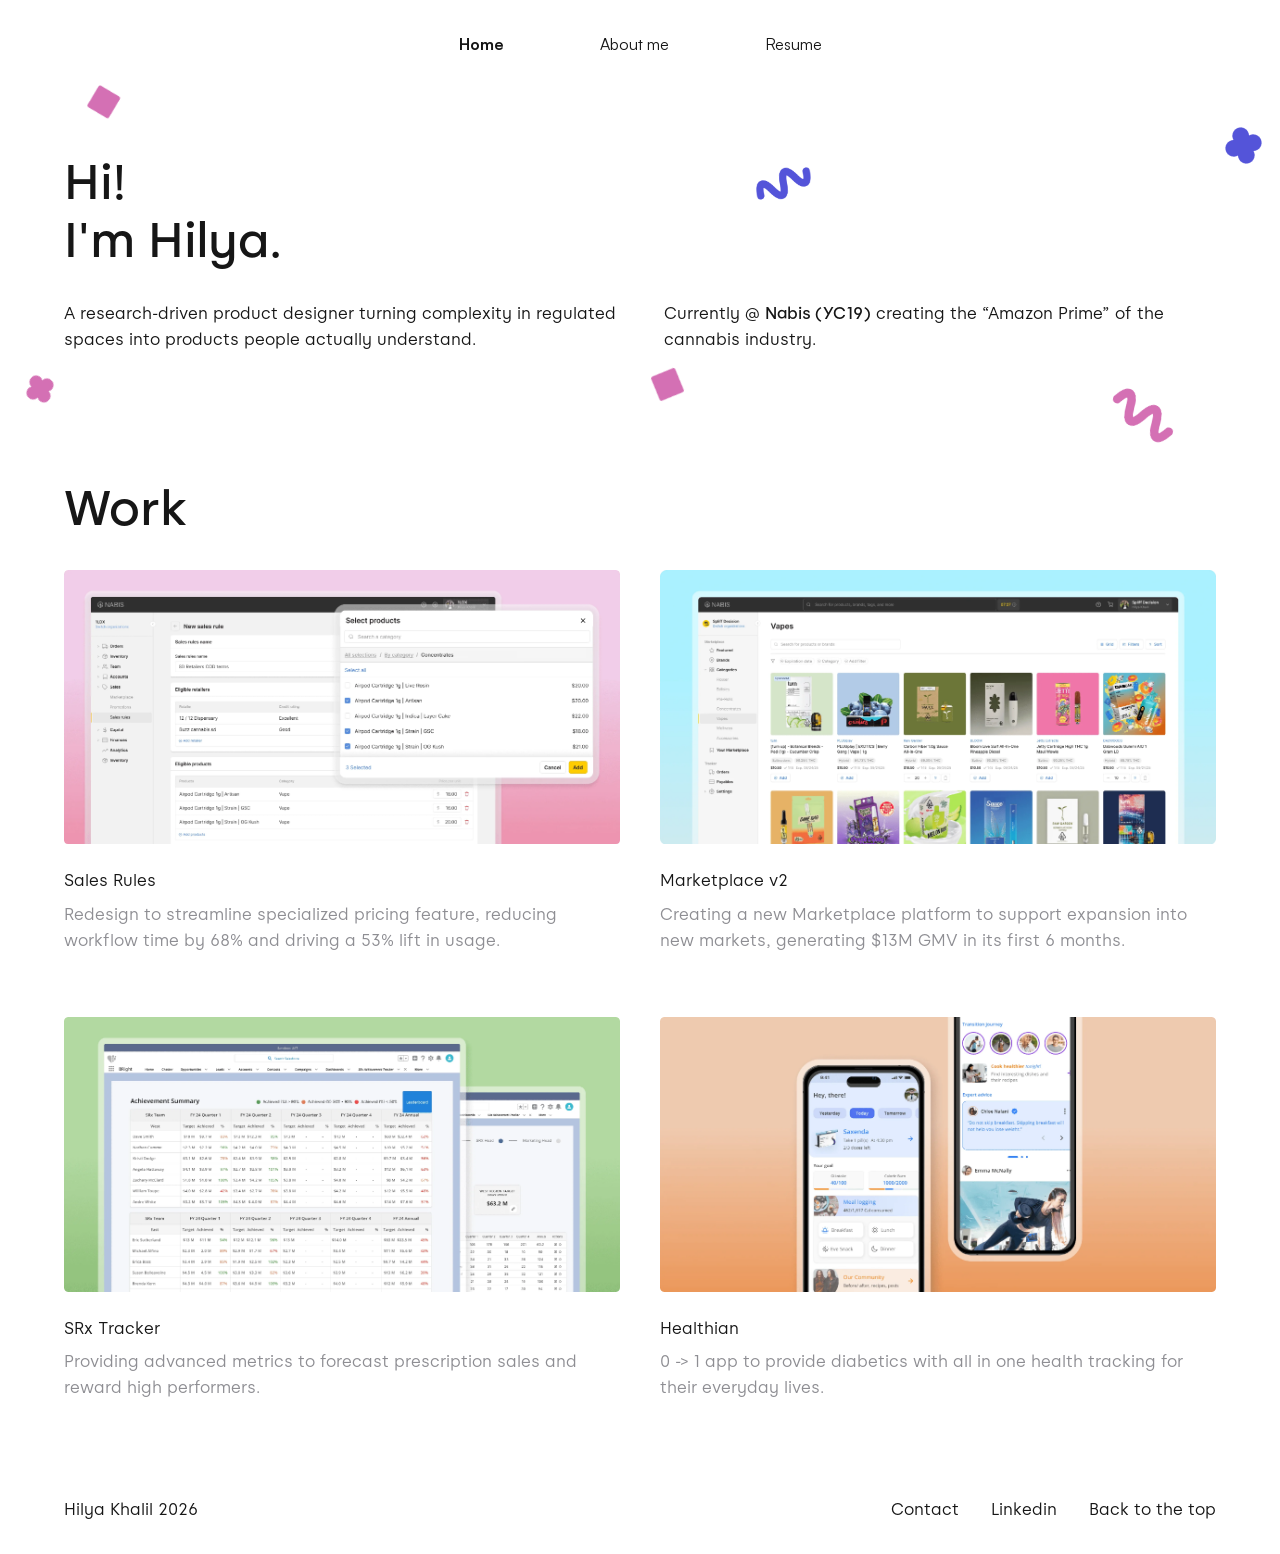
<file: index.html>
<!doctype html>
<html lang="en">
<head>
  <meta charset="utf-8">
  <meta name="viewport" content="width=device-width, initial-scale=1">
  <title>Hilya Khalil — Product Designer</title>
  <meta name="description" content="Hilya Khalil is a research-driven product designer turning complexity in regulated spaces into products people actually understand.">
  <link rel="canonical" href="https://www.hilya.me/">
  <meta property="og:type" content="website">
  <meta property="og:title" content="Hilya Khalil — Product Designer">
  <meta property="og:description" content="A research-driven product designer turning complexity in regulated spaces into products people actually understand.">
  <meta property="og:url" content="https://www.hilya.me/">
  <meta property="og:image" content="https://www.hilya.me/assets/img/og-image.png">
  <meta name="twitter:card" content="summary_large_image">
  <link rel="icon" href="assets/img/favicon.svg" type="image/svg+xml">
  <link rel="icon" href="assets/img/favicon-32.png" sizes="32x32">
  <link rel="apple-touch-icon" href="assets/img/apple-touch-icon.png">
  <link rel="preload" href="assets/fonts/alcyone-400.woff2" as="font" type="font/woff2" crossorigin>
  <link rel="preload" href="assets/fonts/alcyone-500.woff2" as="font" type="font/woff2" crossorigin>
  <link rel="stylesheet" href="assets/css/styles.css">
  <script src="assets/js/analytics.js" defer></script>
  <script src="assets/js/main.js" defer></script>
</head>
<body id="top" class="home">
  <a class="skip-link" href="#main">Skip to content</a>

  <header class="site-header">
    <nav class="site-nav" aria-label="Main">
      <a href="./" aria-current="page">Home</a>
      <a href="about">About me</a>
      <a href="https://drive.google.com/file/d/14Z7RIZ9NV_spaWXV6bZhX1Zu1Br9sVu4/view?usp=sharing" target="_blank" rel="noopener">Resume</a>
    </nav>
  </header>

  <!-- Decorative shapes. --x is a % of page width, --y is px from the top. -->
  <div aria-hidden="true">
    <img class="shape only-desktop" src="assets/img/shared/diamond-pink-small.webp" alt="" style="--x: 6.8%; --y: 85px; --size: 34px; --rot: -15deg; --delay: .5s">
    <img class="shape only-desktop" src="assets/img/shared/flower-blue.webp" alt="" style="--x: 95.9%; --y: 130px; --size: 31px; --rot: 29deg; --delay: .7s">
    <img class="shape only-desktop" src="assets/img/shared/squiggle-blue.webp" alt="" style="--x: 59.1%; --y: 168px; --size: 55px; --rot: -4deg; --delay: .9s">
    <img class="shape only-desktop" src="assets/img/shared/diamond-pink.webp" alt="" style="--x: 50.8%; --y: 367px; --size: 35px; --rot: 22deg; --delay: 1.1s">
    <img class="shape only-desktop" src="assets/img/shared/flower-pink.webp" alt="" style="--x: 2%; --y: 375px; --size: 28px; --rot: 43deg; --delay: 1.3s">
    <img class="shape only-desktop" src="assets/img/shared/squiggle-pink.webp" alt="" style="--x: 86.8%; --y: 391px; --size: 64px; --rot: 8deg; --delay: 1.5s">

    <img class="shape only-mobile" src="assets/img/shared/flower-pink.webp" alt="" style="--x: 86.4%; --y: 191px; --size: 29px; --rot: 43deg; --delay: .5s">
    <img class="shape only-mobile" src="assets/img/shared/diamond-blue.webp" alt="" style="--x: 80%; --y: 196px; --size: 19px; --rot: 22deg; --delay: .7s">
    <img class="shape only-mobile" src="assets/img/shared/flower-blue.webp" alt="" style="--x: 3.6%; --y: 455px; --size: 23px; --rot: 29deg; --delay: .9s">
    <img class="shape only-mobile" src="assets/img/shared/diamond-pink-small.webp" alt="" style="--x: 10.4%; --y: 463px; --size: 14px; --rot: -15deg; --delay: 1.1s">
  </div>

  <main id="main" class="wrap">
    <section class="hero appear" aria-label="Introduction">
      <h1>Hi!<br>I'm Hilya.</h1>
      <div class="hero-intro">
        <p>A research-driven product designer turning complexity in regulated spaces into products people actually understand.</p>
        <p>Currently @ <strong>Nabis (YC19)</strong> creating the “Amazon Prime” of the cannabis industry.</p>
      </div>
    </section>

    <section class="work appear" style="--delay: .2s" aria-labelledby="work-title">
      <h2 id="work-title">Work</h2>
      <!-- To add a project: copy one <li>, change the link, image and text. -->
      <ul class="work-grid">
        <li class="work-card">
          <a href="sales-rules-v2">
            <div class="thumb"><img src="assets/img/home/card-sales-rules.webp" alt="Sales Rules redesign: product selection modal in the Nabis app" width="2400" height="1186"></div>
            <h3>Sales Rules</h3>
            <p>Redesign to streamline specialized pricing feature, reducing workflow time by 68% and driving a 53% lift in usage.</p>
          </a>
        </li>
        <li class="work-card">
          <a href="mp-v2">
            <div class="thumb"><img src="assets/img/home/card-marketplace.webp" alt="Marketplace v2: product grid of vape listings in the new Nabis marketplace" width="2400" height="1186"></div>
            <h3>Marketplace v2</h3>
            <p>Creating a new Marketplace platform to support expansion into new markets, generating $13M GMV in its first 6 months.</p>
          </a>
        </li>
        <li class="work-card">
          <a href="srx">
            <div class="thumb"><img src="assets/img/home/card-srx.webp" alt="SRx Tracker: achievement summary table of sales targets" width="2400" height="1186" loading="lazy" decoding="async"></div>
            <h3>SRx Tracker</h3>
            <p>Providing advanced metrics to forecast prescription sales and reward high performers.</p>
          </a>
        </li>
        <li class="work-card">
          <a href="healthian">
            <div class="thumb"><img src="assets/img/home/card-healthian.webp" alt="Healthian: two phone screens of the health tracking app" width="2400" height="1186" loading="lazy" decoding="async"></div>
            <h3>Healthian</h3>
            <p>0 -&gt; 1 app to provide diabetics with all in one health tracking for their everyday lives.</p>
          </a>
        </li>
      </ul>
    </section>
  </main>

  <footer class="site-footer">
    <p>Hilya Khalil 2026</p>
    <ul>
      <li><a href="mailto:hilyaadil@gmail.com">Contact</a></li>
      <li><a href="https://www.linkedin.com/in/hilyakhalil/" target="_blank" rel="noopener">Linkedin</a></li>
      <li><a href="#top">Back to the top</a></li>
    </ul>
  </footer>
</body>
</html>
</file>
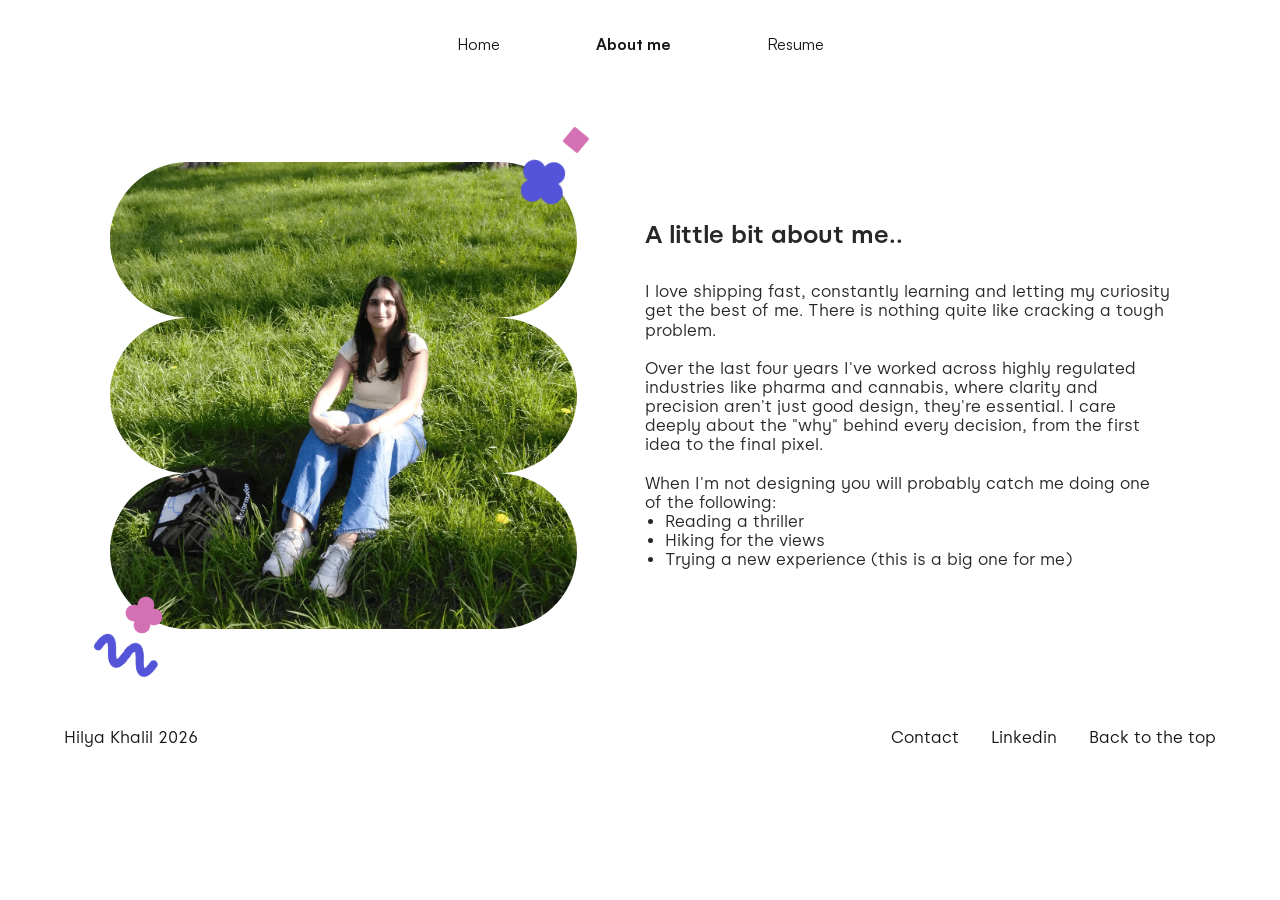
<file: about.html>
<!doctype html>
<html lang="en">
<head>
  <meta charset="utf-8">
  <meta name="viewport" content="width=device-width, initial-scale=1">
  <title>About — Hilya Khalil</title>
  <meta name="description" content="About Hilya Khalil, a product designer who has spent four years in highly regulated industries like pharma and cannabis.">
  <link rel="canonical" href="https://www.hilya.me/about">
  <meta property="og:type" content="profile">
  <meta property="og:title" content="About — Hilya Khalil">
  <meta property="og:description" content="A product designer who has spent four years in highly regulated industries like pharma and cannabis.">
  <meta property="og:url" content="https://www.hilya.me/about">
  <meta property="og:image" content="https://www.hilya.me/assets/img/og-image.png">
  <meta name="twitter:card" content="summary_large_image">
  <link rel="icon" href="assets/img/favicon.svg" type="image/svg+xml">
  <link rel="icon" href="assets/img/favicon-32.png" sizes="32x32">
  <link rel="apple-touch-icon" href="assets/img/apple-touch-icon.png">
  <link rel="preload" href="assets/fonts/alcyone-400.woff2" as="font" type="font/woff2" crossorigin>
  <link rel="preload" href="assets/fonts/alcyone-600.woff2" as="font" type="font/woff2" crossorigin>
  <link rel="stylesheet" href="assets/css/styles.css">
  <script src="assets/js/analytics.js" defer></script>
  <script src="assets/js/main.js" defer></script>
</head>
<body id="top" class="about">
  <a class="skip-link" href="#main">Skip to content</a>

  <header class="site-header">
    <nav class="site-nav" aria-label="Main">
      <a href="./">Home</a>
      <a href="about" aria-current="page">About me</a>
      <a href="https://drive.google.com/file/d/14Z7RIZ9NV_spaWXV6bZhX1Zu1Br9sVu4/view?usp=sharing" target="_blank" rel="noopener">Resume</a>
    </nav>
  </header>

  <main id="main" class="wrap">
    <div class="about-hero">
      <div class="portrait-wrap appear">
        <img class="portrait" src="assets/img/about/portrait.webp" alt="Hilya sitting on the grass in a park, smiling" width="1200" height="1447">
        <!-- Shapes are positioned relative to the portrait (% of its size). -->
        <div aria-hidden="true">
          <img class="shape" src="assets/img/shared/diamond-pink.webp" alt="" style="--x: 97.1%; --y: -7.4%; --size: 5.6%; --rot: -6deg; --delay: .5s">
          <img class="shape" src="assets/img/shared/flower-blue.webp" alt="" style="--x: 88.3%; --y: -0.3%; --size: 9%; --rot: 7deg; --delay: .7s">
          <img class="shape" src="assets/img/shared/flower-pink.webp" alt="" style="--x: 3.4%; --y: 93.1%; --size: 7.8%; --rot: -6deg; --delay: .9s">
          <img class="shape" src="assets/img/shared/squiggle-blue.webp" alt="" style="--x: -3.3%; --y: 101.9%; --size: 13.3%; --rot: 43deg; --delay: 1.1s">
        </div>
      </div>

      <div class="about-copy appear" style="--delay: .2s">
        <h1>A little bit about me..</h1>
        <p>I love shipping fast, constantly learning and letting my curiosity get the best of me. There is nothing quite like cracking a tough problem.</p>
        <p>Over the last four years I've worked across highly regulated industries like pharma and cannabis, where clarity and precision aren't just good design, they're essential. I care deeply about the "why" behind every decision, from the first idea to the final pixel.</p>
        <p>When I'm not designing you will probably catch me doing one of the following:</p>
        <ul>
          <li>Reading a thriller</li>
          <li>Hiking for the views</li>
          <li>Trying a new experience (this is a big one for me)</li>
        </ul>
      </div>
    </div>
  </main>

  <footer class="site-footer">
    <p>Hilya Khalil 2026</p>
    <ul>
      <li><a href="mailto:hilyaadil@gmail.com">Contact</a></li>
      <li><a href="https://www.linkedin.com/in/hilyakhalil/" target="_blank" rel="noopener">Linkedin</a></li>
      <li><a href="#top">Back to the top</a></li>
    </ul>
  </footer>
</body>
</html>
</file>
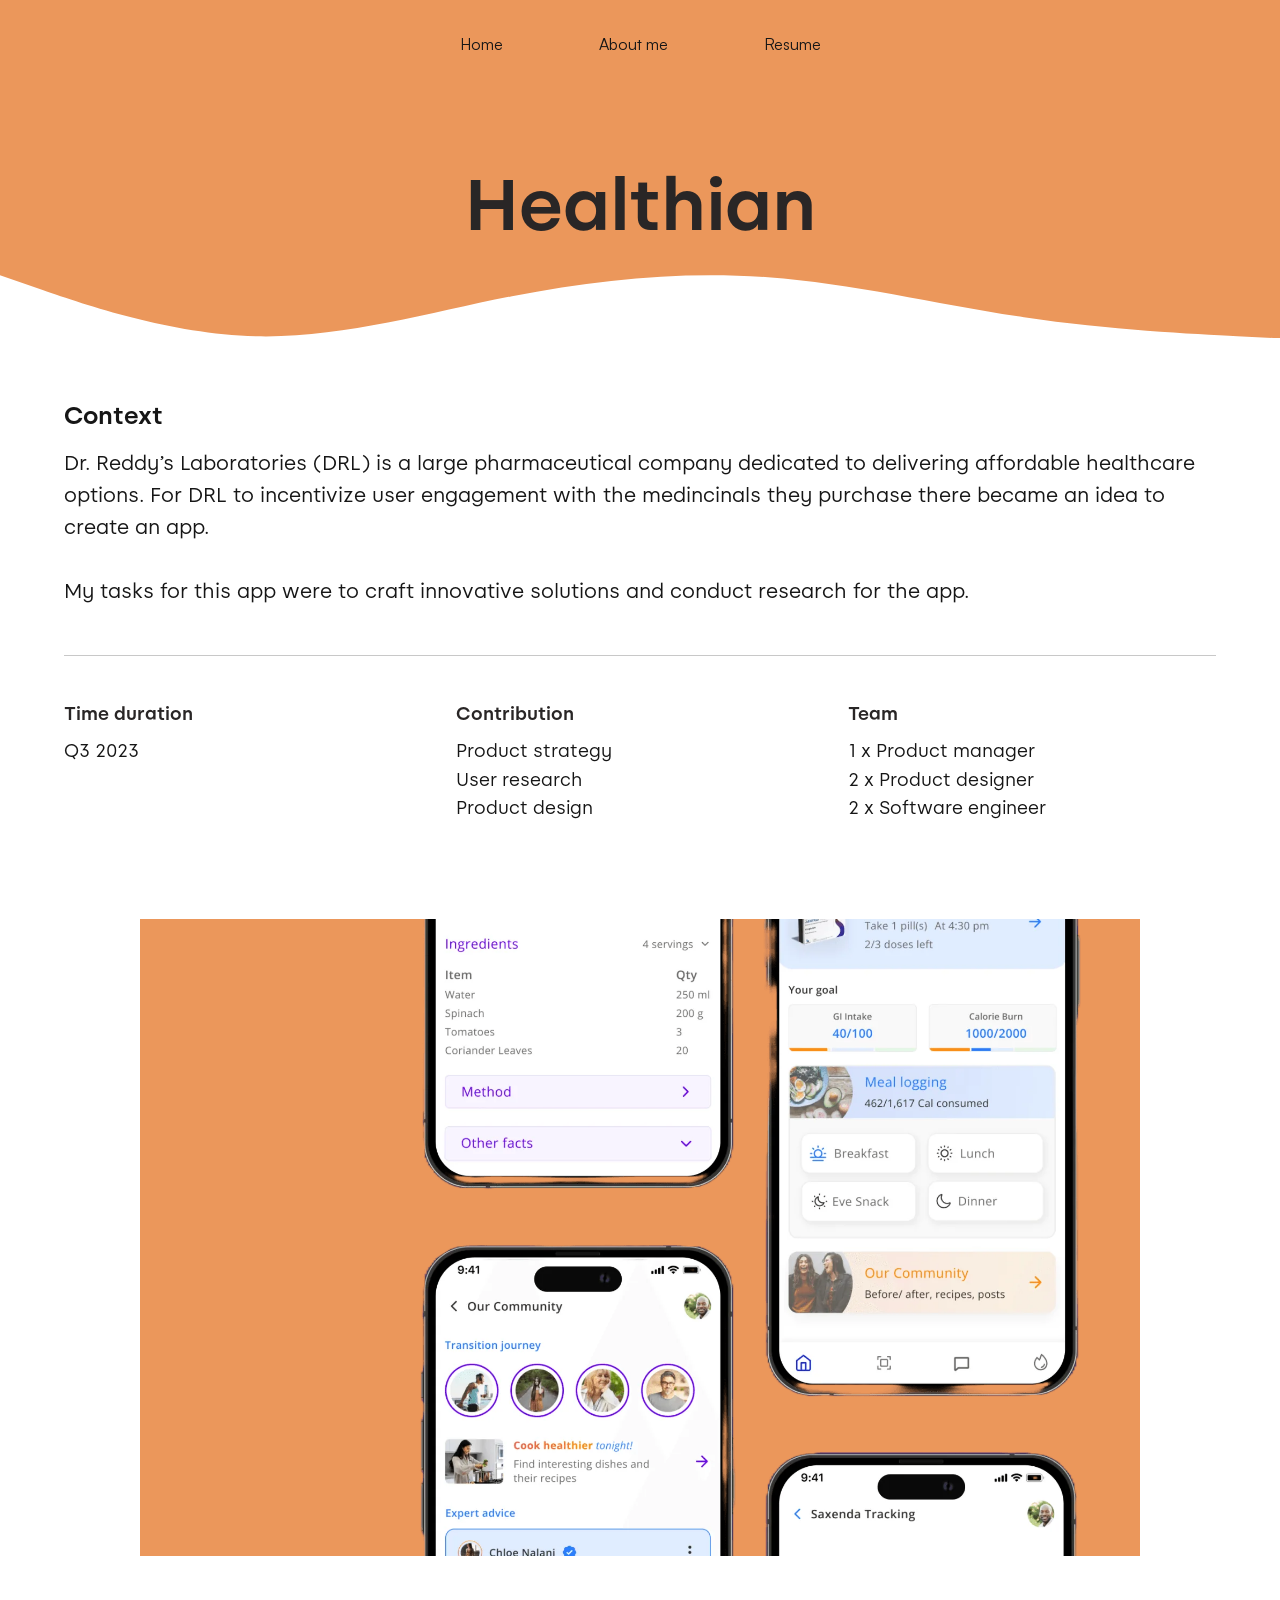
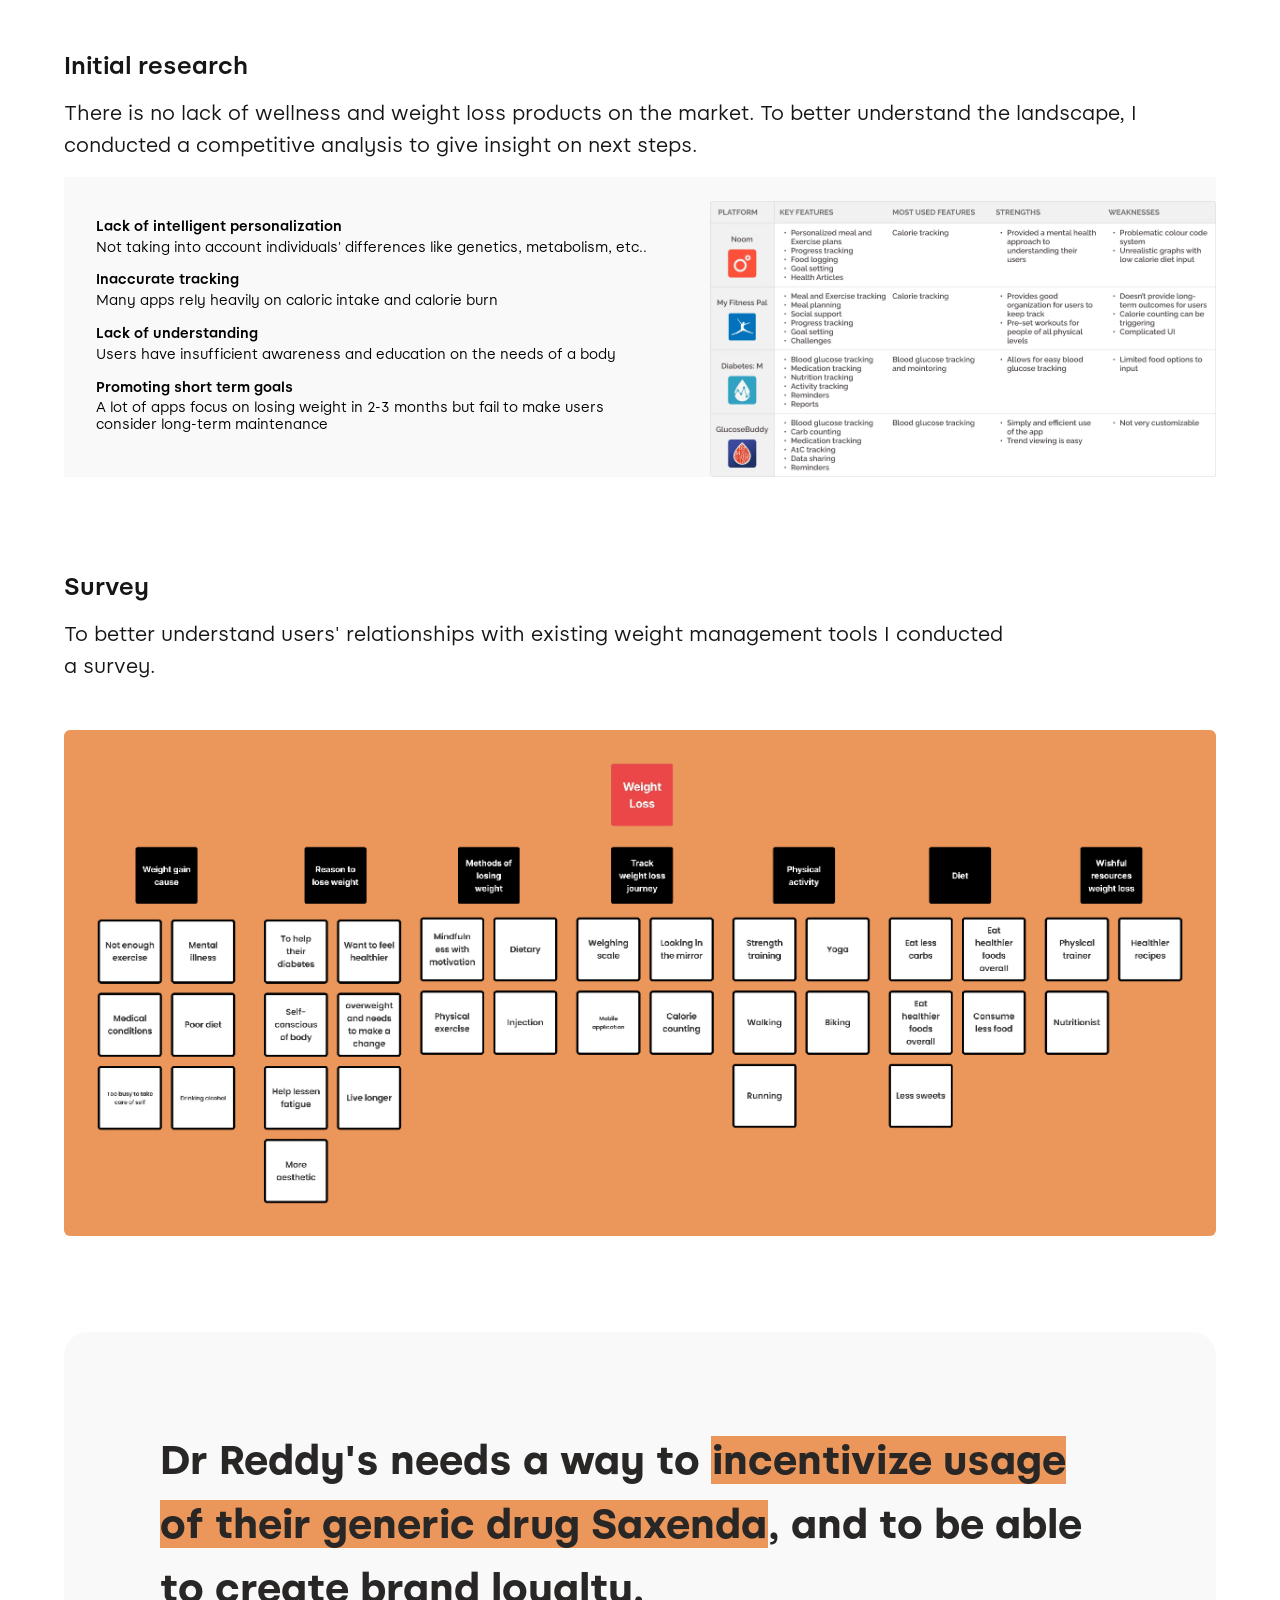
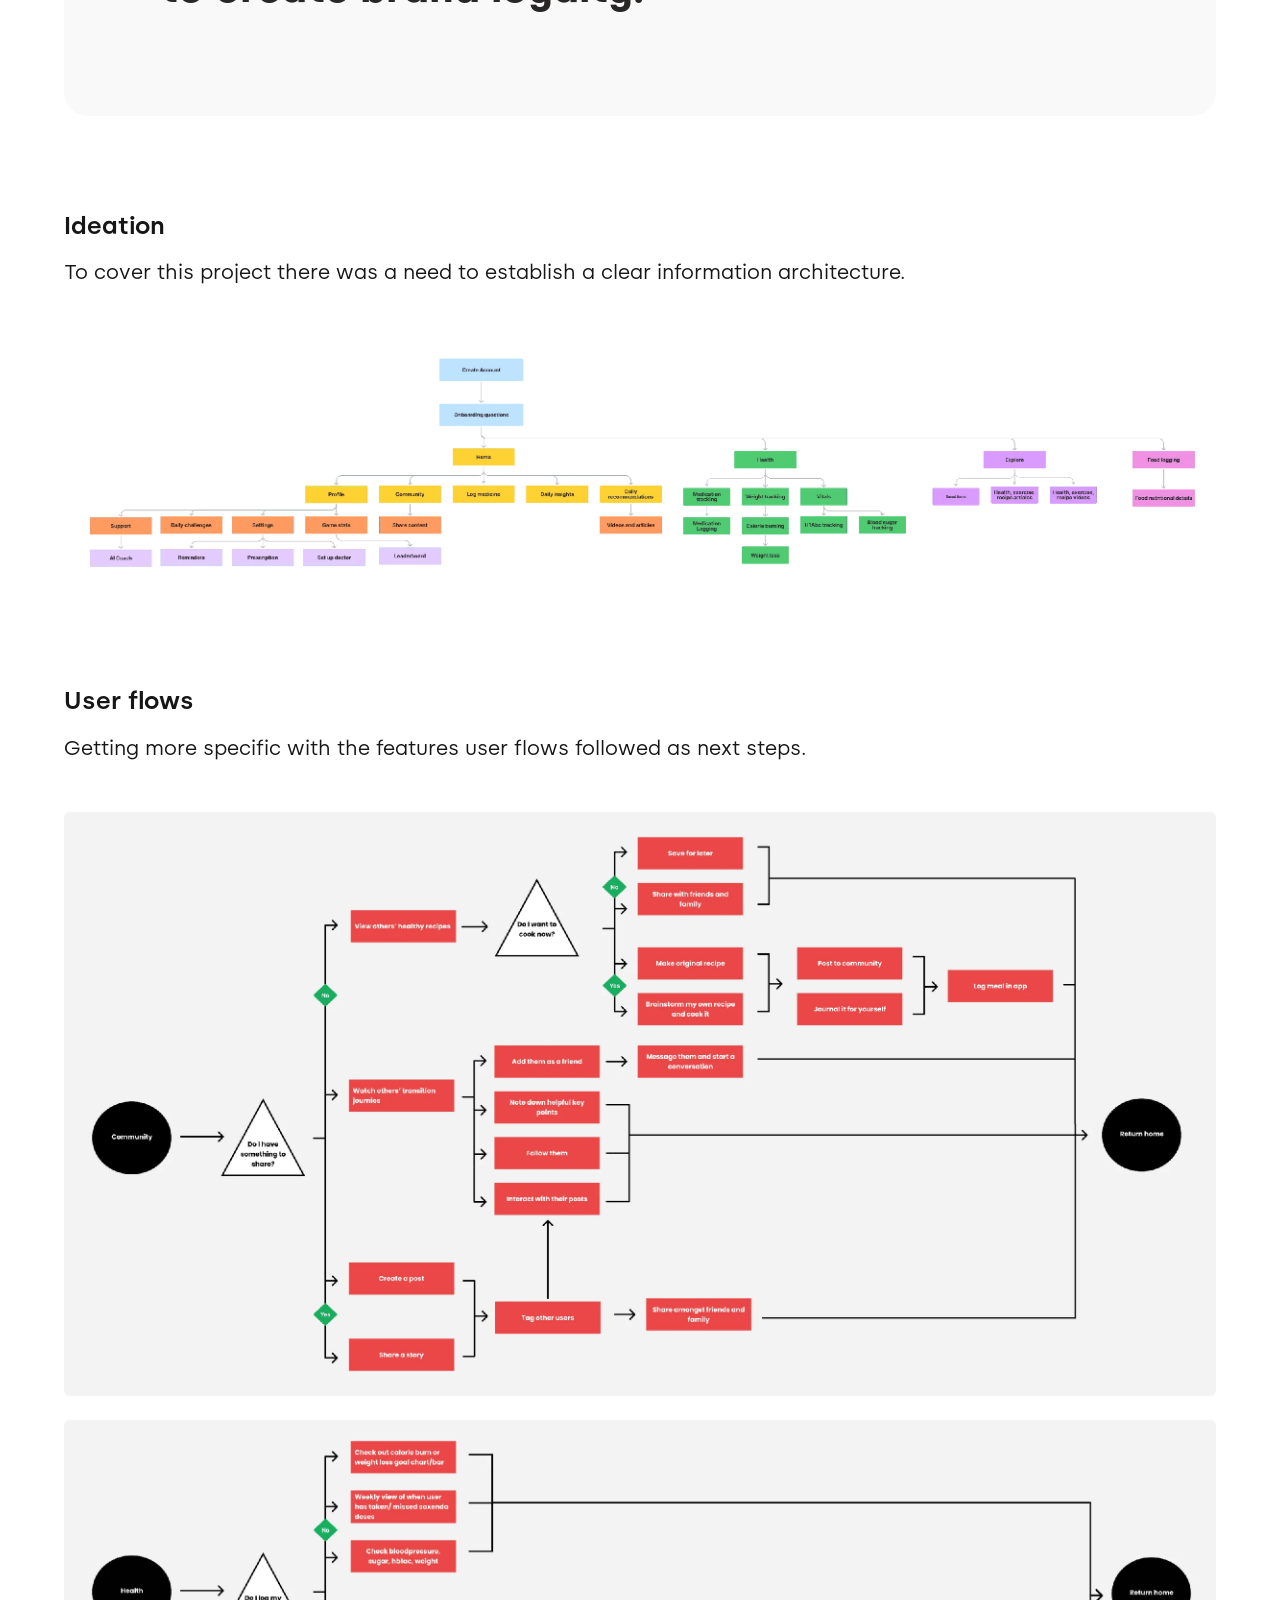
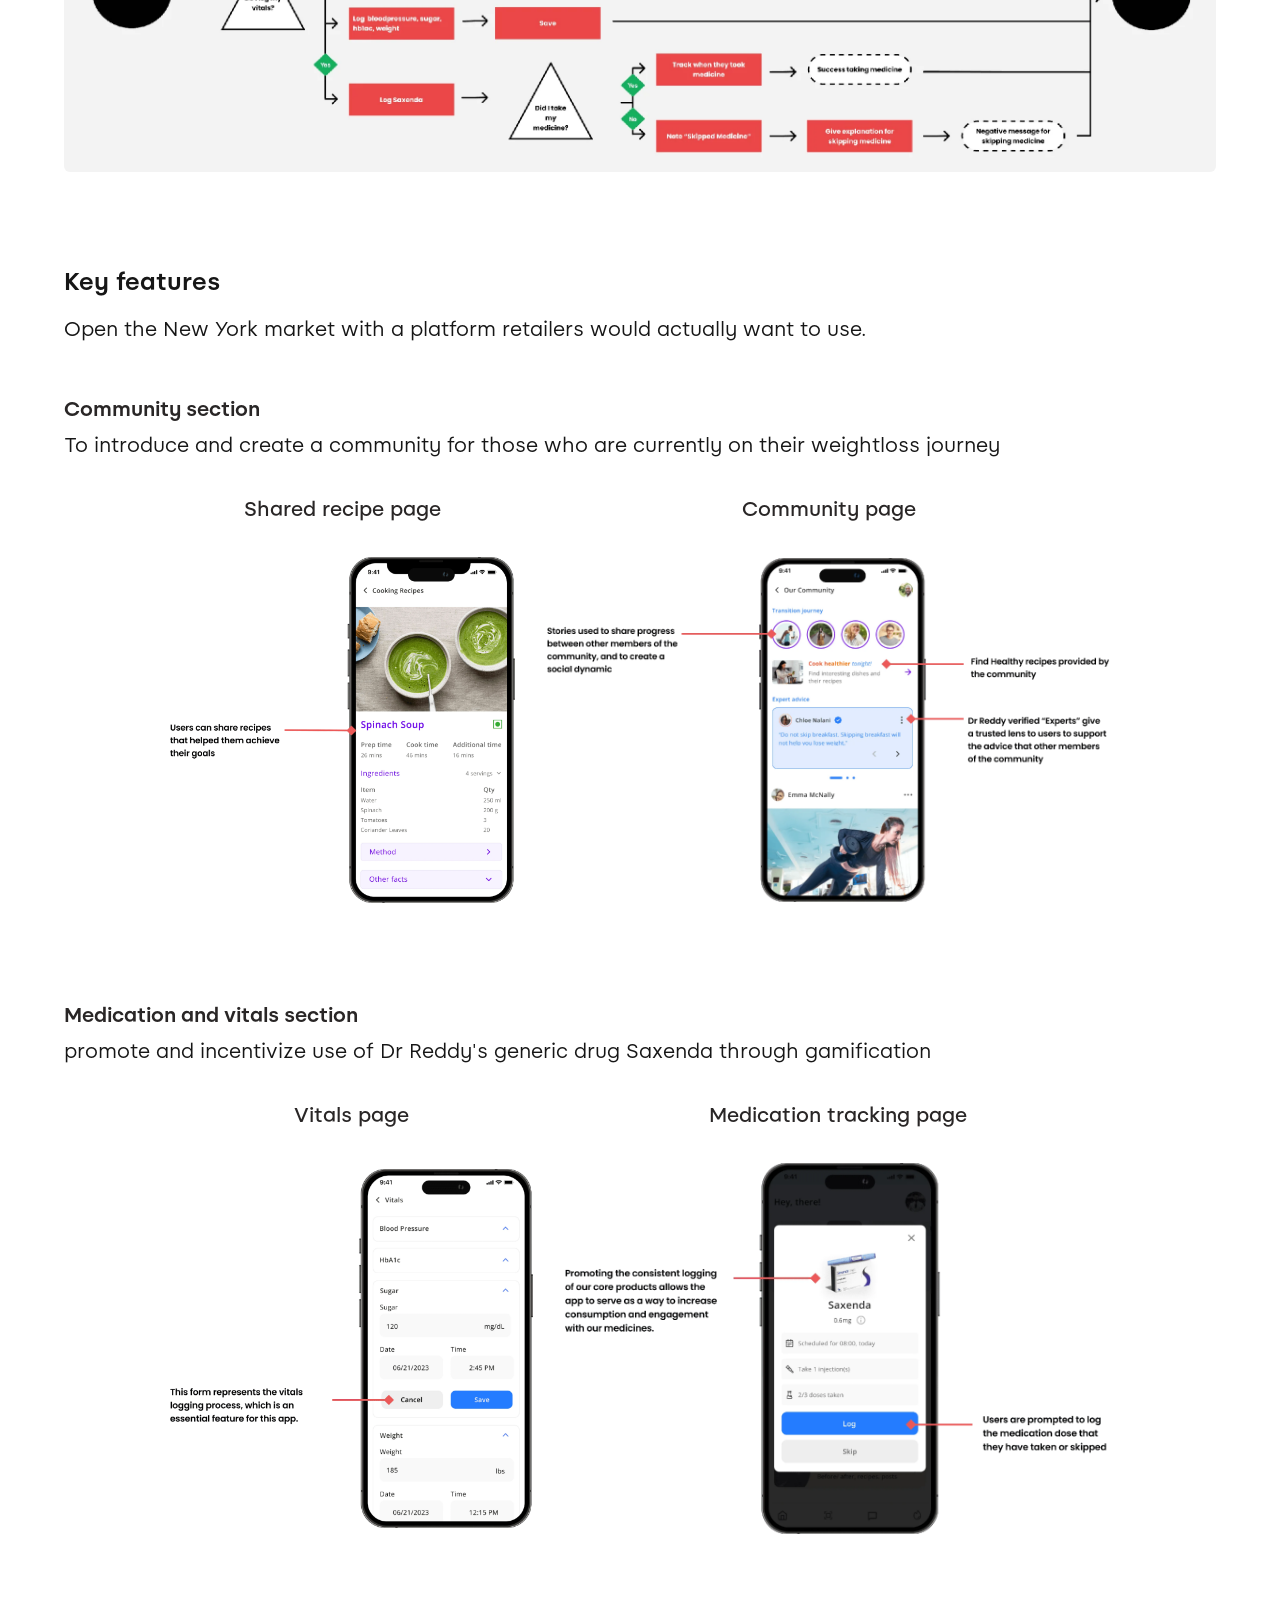
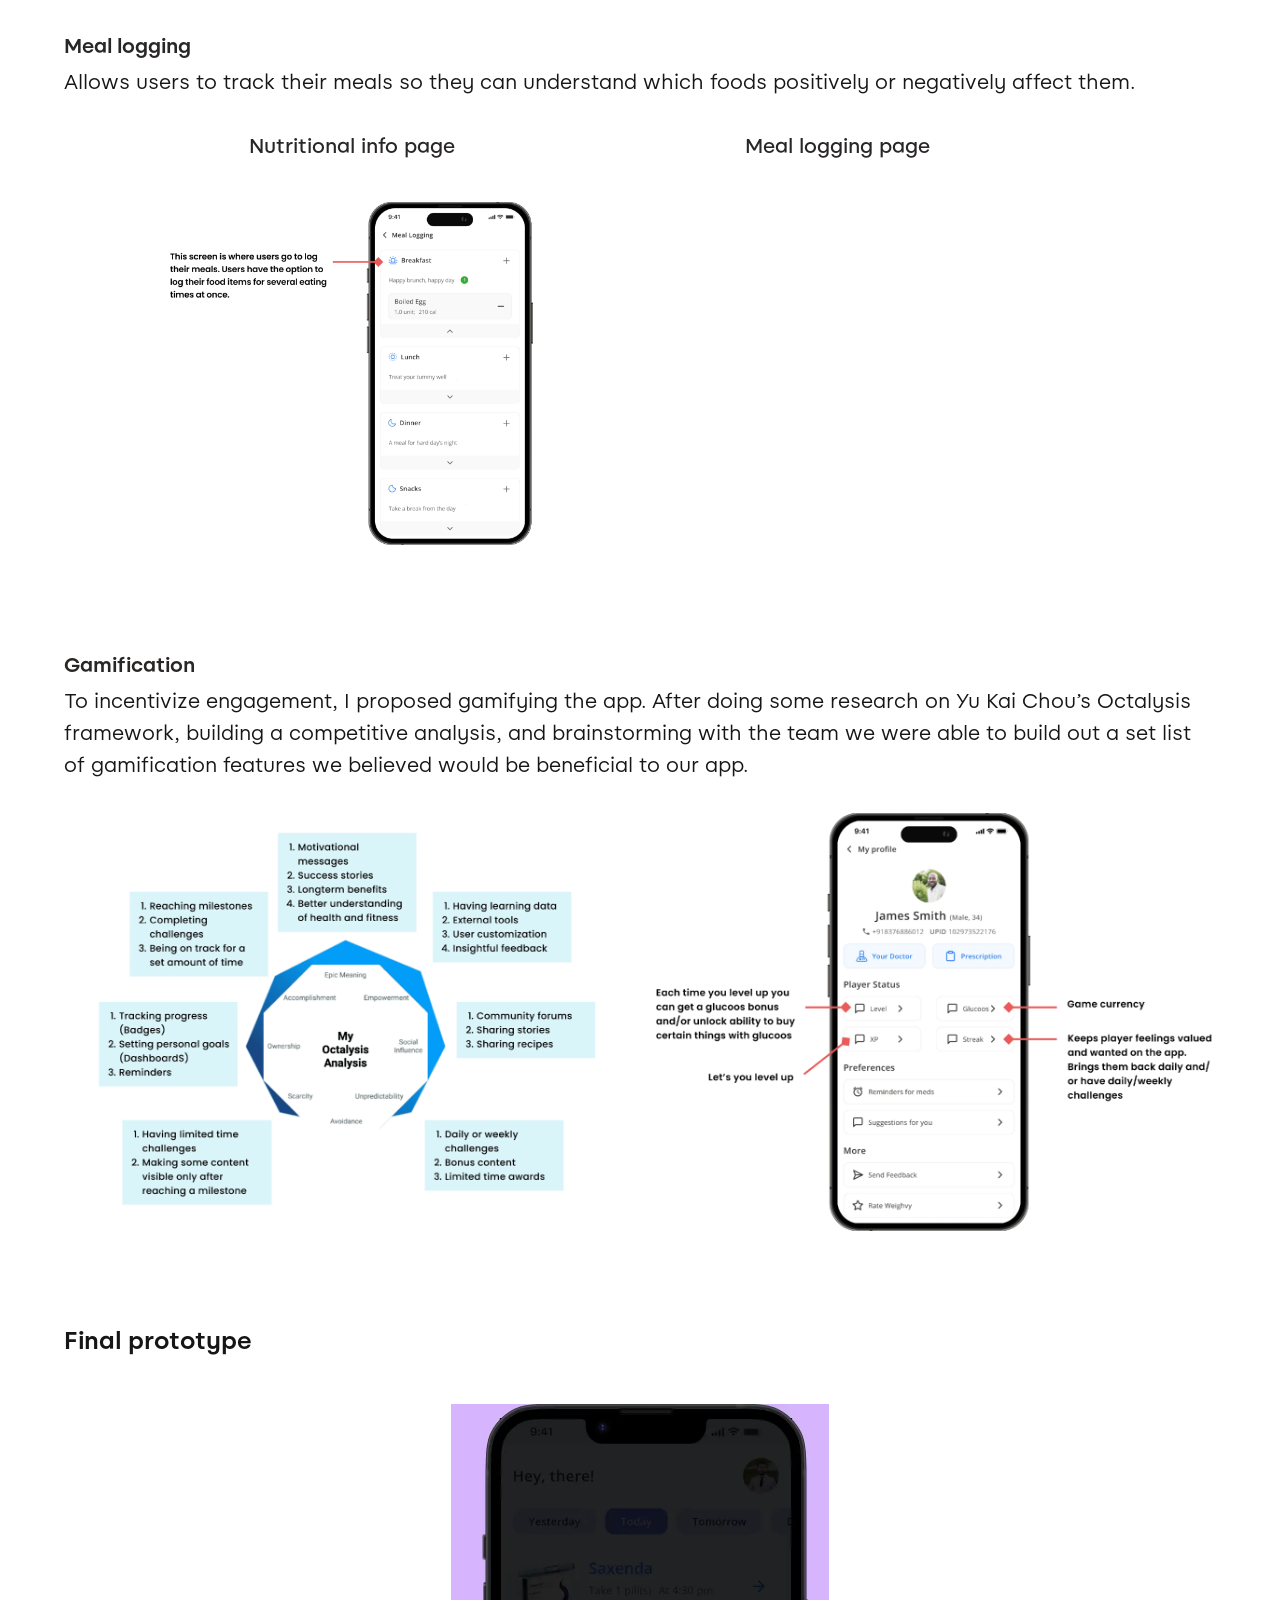
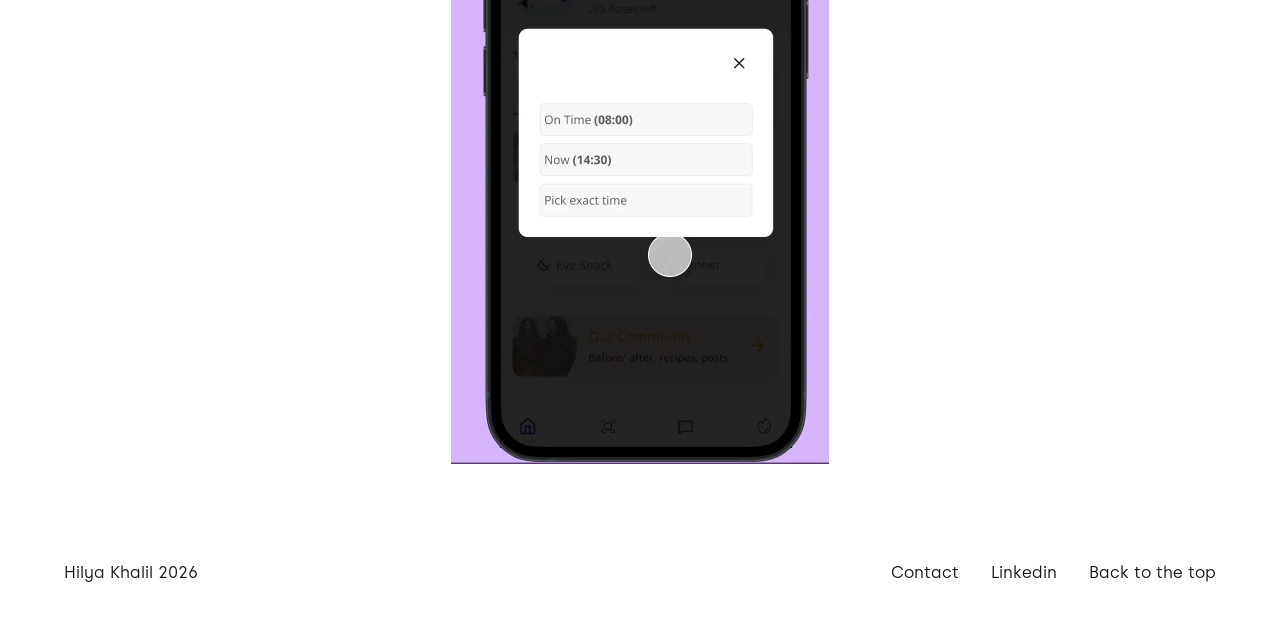
<file: healthian.html>
<!doctype html>
<html lang="en">
<head>
  <meta charset="utf-8">
  <meta name="viewport" content="width=device-width, initial-scale=1">
  <title>Healthian — Hilya Khalil</title>
  <meta name="description" content="Healthian: a weight-management companion app for Dr. Reddy’s Laboratories that uses community, medication tracking, meal logging and gamification to drive engagement with Saxenda.">
  <link rel="canonical" href="https://www.hilya.me/healthian">
  <meta property="og:type" content="article">
  <meta property="og:title" content="Healthian — Hilya Khalil">
  <meta property="og:description" content="Healthian: a weight-management companion app for Dr. Reddy’s Laboratories that uses community, medication tracking, meal logging and gamification to drive engagement with Saxenda.">
  <meta property="og:url" content="https://www.hilya.me/healthian">
  <meta property="og:image" content="https://www.hilya.me/assets/img/home/card-healthian.webp">
  <meta name="twitter:card" content="summary_large_image">
  <link rel="icon" href="assets/img/favicon.svg" type="image/svg+xml">
  <link rel="icon" href="assets/img/favicon-32.png" sizes="32x32">
  <link rel="apple-touch-icon" href="assets/img/apple-touch-icon.png">
  <link rel="preload" href="assets/fonts/alcyone-400.woff2" as="font" type="font/woff2" crossorigin>
  <link rel="preload" href="assets/fonts/alcyone-600.woff2" as="font" type="font/woff2" crossorigin>
  <link rel="stylesheet" href="assets/css/styles.css">
  <link rel="stylesheet" href="assets/css/pages/healthian.css">
  <script src="assets/js/analytics.js" defer></script>
  <script src="assets/js/main.js" defer></script>
</head>
<body id="top" class="page-case" style="--accent: var(--orange)">
  <a class="skip-link" href="#main">Skip to content</a>

  <header class="site-header">
    <nav class="site-nav" aria-label="Main">
      <a href="./">Home</a>
      <a href="about">About me</a>
      <a href="https://drive.google.com/file/d/14Z7RIZ9NV_spaWXV6bZhX1Zu1Br9sVu4/view?usp=sharing" target="_blank" rel="noopener">Resume</a>
    </nav>
  </header>

  <main id="main">
    <div class="cs-cover">
      <h1 class="cs-title">Healthian</h1>
    </div>
    <svg class="cs-wave" viewBox="0 0 1440 99" preserveAspectRatio="none" aria-hidden="true">
      <path d="M0 28.3 48 44.8C96 61.4 192 94.1 288 96.7 384 99 480 70.7 576 51.8 672 33.1 768 23.4 864 30.6 960 37.6 1056 61.4 1152 75.4 1248 89.7 1344 94.1 1392 96.7L1440 99V0H0Z"/>
    </svg>

    <div class="cs-body">
      <section class="cs-section" aria-labelledby="context">
        <h2 class="cs-h" id="context">Context</h2>
        <p class="cs-text--full">Dr. Reddy’s Laboratories (DRL) is a large pharmaceutical company dedicated to delivering affordable healthcare options. For DRL to incentivize user engagement with the medincinals they purchase there became an idea to create an app.</p>
        <p class="cs-text--full">My tasks for this app were to craft innovative solutions and conduct research for the app.</p>
        <dl class="cs-meta">
          <div><dt>Time duration</dt><dd>Q3 2023</dd></div>
          <div><dt>Contribution</dt><dd>Product strategy<br>User research<br>Product design</dd></div>
          <div><dt>Team</dt><dd>1 x Product manager<br>2 x Product designer<br>2 x Software engineer</dd></div>
        </dl>
      </section>

      <figure class="cs-figure hl-cover">
        <img src="assets/img/healthian/cover.webp" alt="Healthian app screens on phones: a recipe with ingredients, the home dashboard with meal logging and community cards, the community page and Saxenda tracking" width="1864" height="1911" loading="lazy" decoding="async">
      </figure>

      <section class="cs-section" aria-labelledby="initial-research">
        <h2 class="cs-h" id="initial-research">Initial research</h2>
        <p class="cs-text--full">There is no lack of wellness and weight loss products on the market. To better understand the landscape, I conducted a competitive analysis to give insight on next steps.</p>
        <div class="hl-research">
          <ul class="hl-findings">
            <li><strong>Lack of intelligent personalization</strong> Not taking into account individuals' differences like genetics, metabolism, etc..</li>
            <li><strong>Inaccurate tracking</strong> Many apps rely heavily on caloric intake and calorie burn</li>
            <li><strong>Lack of understanding</strong> Users have insufficient awareness and education on the needs of a body</li>
            <li><strong>Promoting short term goals</strong> A lot of apps focus on losing weight in 2-3 months but fail to make users consider long-term maintenance</li>
          </ul>
          <figure>
            <img src="assets/img/healthian/healthian-comp-analysis.webp" alt="Competitive analysis table comparing Noom, MyFitnessPal, Diabetes:M and GlucoseBuddy by key features, most used features, strengths and weaknesses" width="2154" height="1176" loading="lazy" decoding="async">
          </figure>
        </div>
      </section>

      <section class="cs-section" aria-labelledby="survey">
        <h2 class="cs-h" id="survey">Survey</h2>
        <p>To better understand users' relationships with existing weight management tools I conducted a survey.</p>
        <figure class="cs-figure cs-panel">
          <img src="assets/img/healthian/healthian-survey-results.webp" alt="Affinity map of survey results grouped under Weight Loss: weight gain cause, reasons to lose weight, methods of losing weight, tracking the journey, physical activity, diet and wishful resources" width="2400" height="1015" loading="lazy" decoding="async">
        </figure>
      </section>

      <div class="cs-quote"><p>Dr Reddy's needs a way to <mark>incentivize usage of their generic drug Saxenda</mark>, and to be able to create brand loyalty.</p></div>

      <section class="cs-section" aria-labelledby="ideation">
        <h2 class="cs-h" id="ideation">Ideation</h2>
        <p>To cover this project there was a need to establish a clear information architecture.</p>
        <figure class="cs-figure">
          <img src="assets/img/healthian/healthian-information-architecture.webp" alt="Information architecture: account creation and onboarding lead to Home, which branches into profile, community, log medicine, daily insights, health, studies and food logging" width="2400" height="531" loading="lazy" decoding="async">
        </figure>
      </section>

      <section class="cs-section" aria-labelledby="user-flows">
        <h2 class="cs-h" id="user-flows">User flows</h2>
        <p>Getting more specific with the features user flows followed as next steps.</p>
        <figure class="cs-figure hl-flows">
          <img src="assets/img/healthian/healthian-user-flow-1.webp" alt="Community user flow: viewing others’ recipes, watching transition journeys, creating posts and stories, then returning home" width="2400" height="1216" loading="lazy" decoding="async">
          <img src="assets/img/healthian/healthian-user-flow-2.webp" alt="Health user flow: checking progress, logging vitals and logging Saxenda doses as taken or skipped, then returning home" width="2400" height="734" loading="lazy" decoding="async">
        </figure>
      </section>

      <section class="cs-section" aria-labelledby="key-features">
        <h2 class="cs-h" id="key-features">Key features</h2>
        <p class="cs-text--full">Open the New York market with a platform retailers would actually want to use.</p>

        <div class="hl-feature">
          <h3 class="cs-subhead">Community section</h3>
          <p>To introduce and create a community for those who are currently on their weightloss journey</p>
          <div class="cs-grid hl-pair hl-pair--wide">
            <figure>
              <figcaption class="cs-caption">Shared recipe page</figcaption>
              <img src="assets/img/healthian/share-recipe-pg.webp" alt="Shared recipe page showing a spinach soup recipe; users can share recipes that helped them achieve their goals" width="2400" height="2405" loading="lazy" decoding="async">
            </figure>
            <figure>
              <figcaption class="cs-caption">Community page</figcaption>
              <img src="assets/img/healthian/healthian-community-pg.webp" alt="Community page with transition-journey stories, healthy recipes from the community and advice from Dr Reddy verified experts" width="2400" height="1468" loading="lazy" decoding="async">
            </figure>
          </div>
        </div>

        <div class="hl-feature">
          <h3 class="cs-subhead">Medication and vitals section</h3>
          <p>promote and incentivize use of Dr Reddy's generic drug Saxenda through gamification</p>
          <div class="cs-grid hl-pair">
            <figure>
              <figcaption class="cs-caption">Vitals page</figcaption>
              <img src="assets/img/healthian/healthian-vitals-pg.webp" alt="Vitals logging form for blood pressure, HbA1c, sugar and weight" width="2400" height="2372" loading="lazy" decoding="async">
            </figure>
            <figure>
              <figcaption class="cs-caption">Medication tracking page</figcaption>
              <img src="assets/img/healthian/healthian-medication-tracking-page.webp" alt="Medication tracking dialog prompting the user to log or skip a scheduled Saxenda dose" width="2400" height="1635" loading="lazy" decoding="async">
            </figure>
          </div>
        </div>

        <div class="hl-feature">
          <h3 class="cs-subhead">Meal logging</h3>
          <p>Allows users to track their meals so they can understand which foods positively or negatively affect them.</p>
          <div class="cs-grid hl-pair">
            <figure>
              <figcaption class="cs-caption">Nutritional info page</figcaption>
              <img src="assets/img/healthian/nutritional-info-page.webp" alt="Meal logging screen where users log food items for breakfast, lunch, dinner and snacks" width="2400" height="2267" loading="lazy" decoding="async">
            </figure>
            <figure>
              <figcaption class="cs-caption">Meal logging page</figcaption>
              <img src="assets/img/healthian/healthian-meal-tracking-page.webp" alt="Boiled eggs nutrition screen with quantity picker, macronutrient breakdown and a meal satisfaction slider" width="2400" height="1583" loading="lazy" decoding="async">
            </figure>
          </div>
        </div>

        <div class="hl-feature">
          <h3 class="cs-subhead">Gamification</h3>
          <p>To incentivize engagement, I proposed gamifying the app. After doing some research on Yu Kai Chou’s Octalysis framework, building a competitive analysis, and brainstorming with the team we were able to build out a set list of gamification features we believed would be beneficial to our app.</p>
          <div class="cs-grid hl-gamification">
            <figure>
              <img src="assets/img/healthian/healthian-gamification.webp" alt="Octalysis analysis mapping gamification ideas such as milestones, badges, challenges, community forums and limited-time awards to each core drive" width="2400" height="1706" loading="lazy" decoding="async">
            </figure>
            <figure>
              <img src="assets/img/healthian/healthian-gamification-page.webp" alt="Profile page with player status showing level, XP, glucoos currency and streak" width="2400" height="1793" loading="lazy" decoding="async">
            </figure>
          </div>
        </div>
      </section>

      <section class="cs-section" aria-labelledby="prototype">
        <h2 class="cs-h" id="prototype">Final prototype</h2>
        <figure class="cs-figure hl-video">
          <video data-autoplay src="assets/video/healthian-demo.mp4" poster="assets/video/healthian-demo-poster.webp" width="756" height="1320" muted loop playsinline preload="none" aria-label="Prototype walkthrough: logging a Saxenda injection from the Healthian home screen"></video>
        </figure>
      </section>
    </div>
  </main>

  <footer class="site-footer">
    <p>Hilya Khalil 2026</p>
    <ul>
      <li><a href="mailto:hilyaadil@gmail.com">Contact</a></li>
      <li><a href="https://www.linkedin.com/in/hilyakhalil/" target="_blank" rel="noopener">Linkedin</a></li>
      <li><a href="#top">Back to the top</a></li>
    </ul>
  </footer>
</body>
</html>
</file>
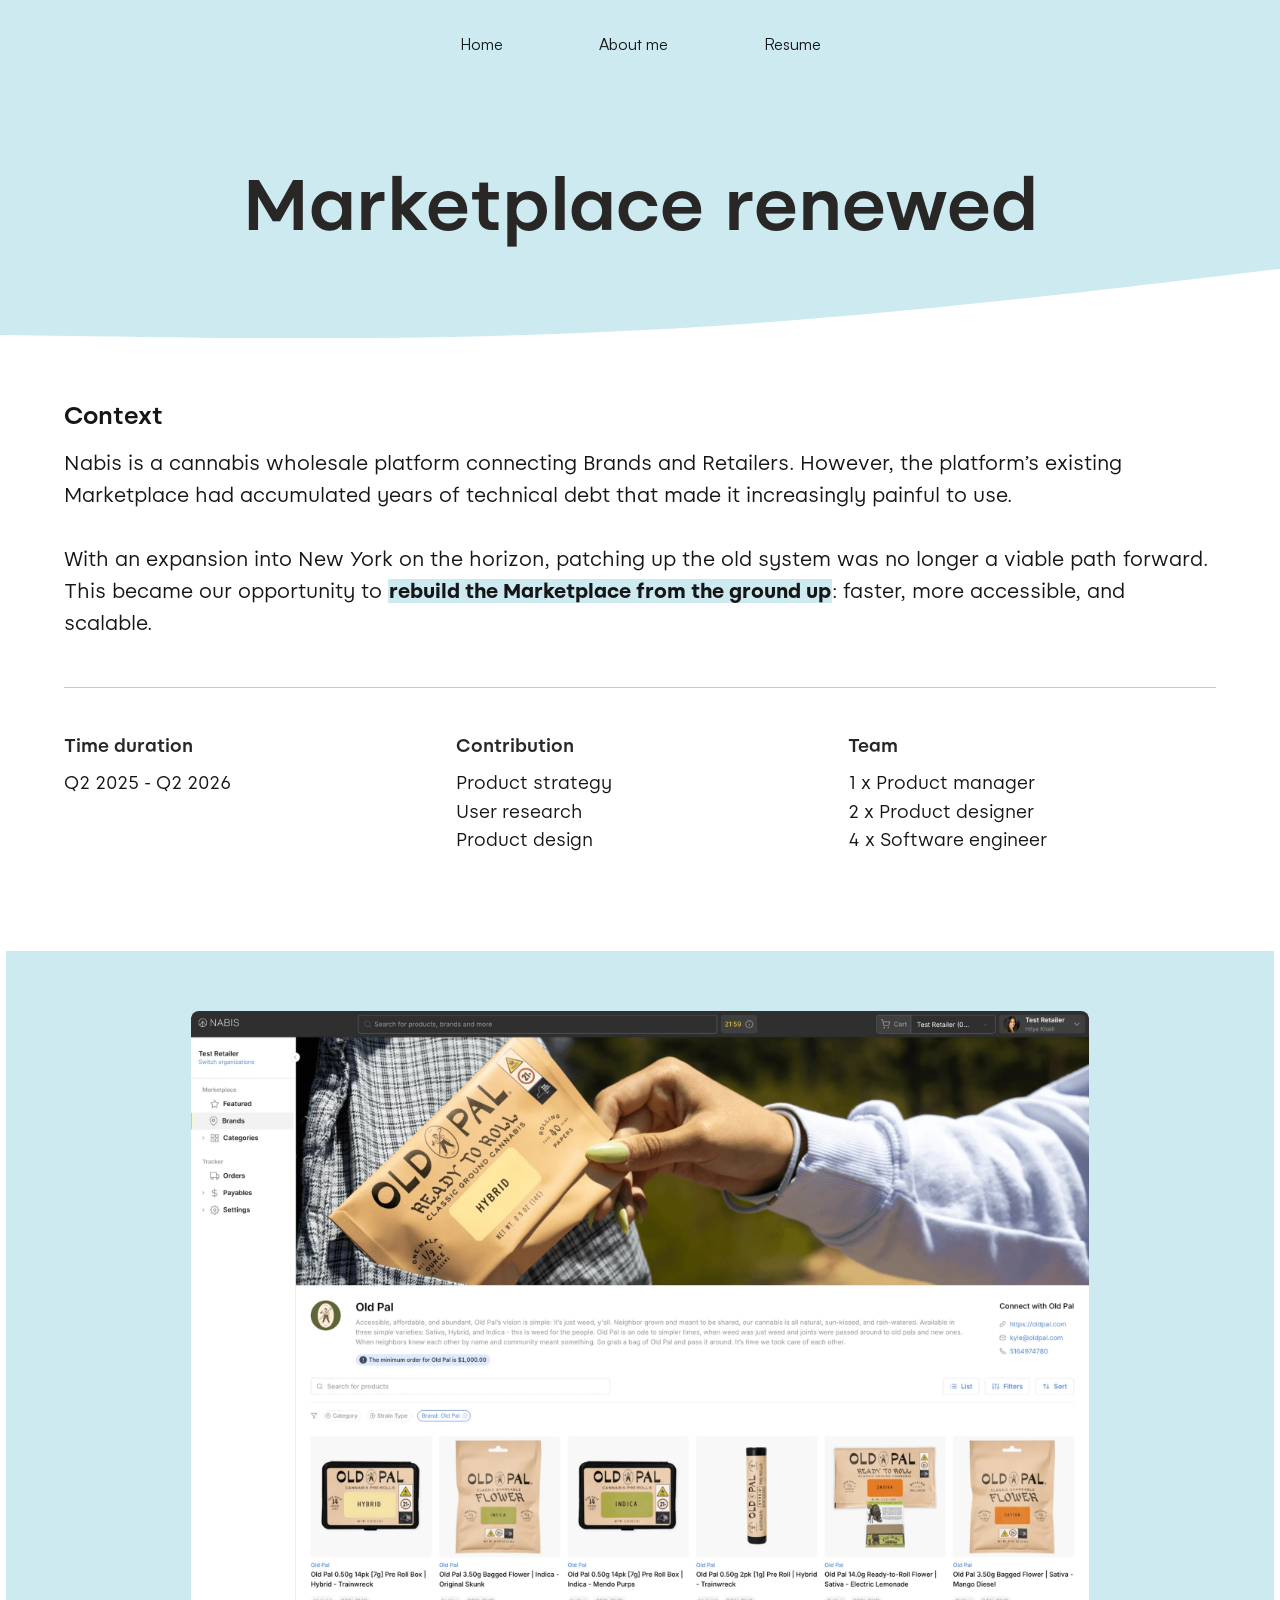
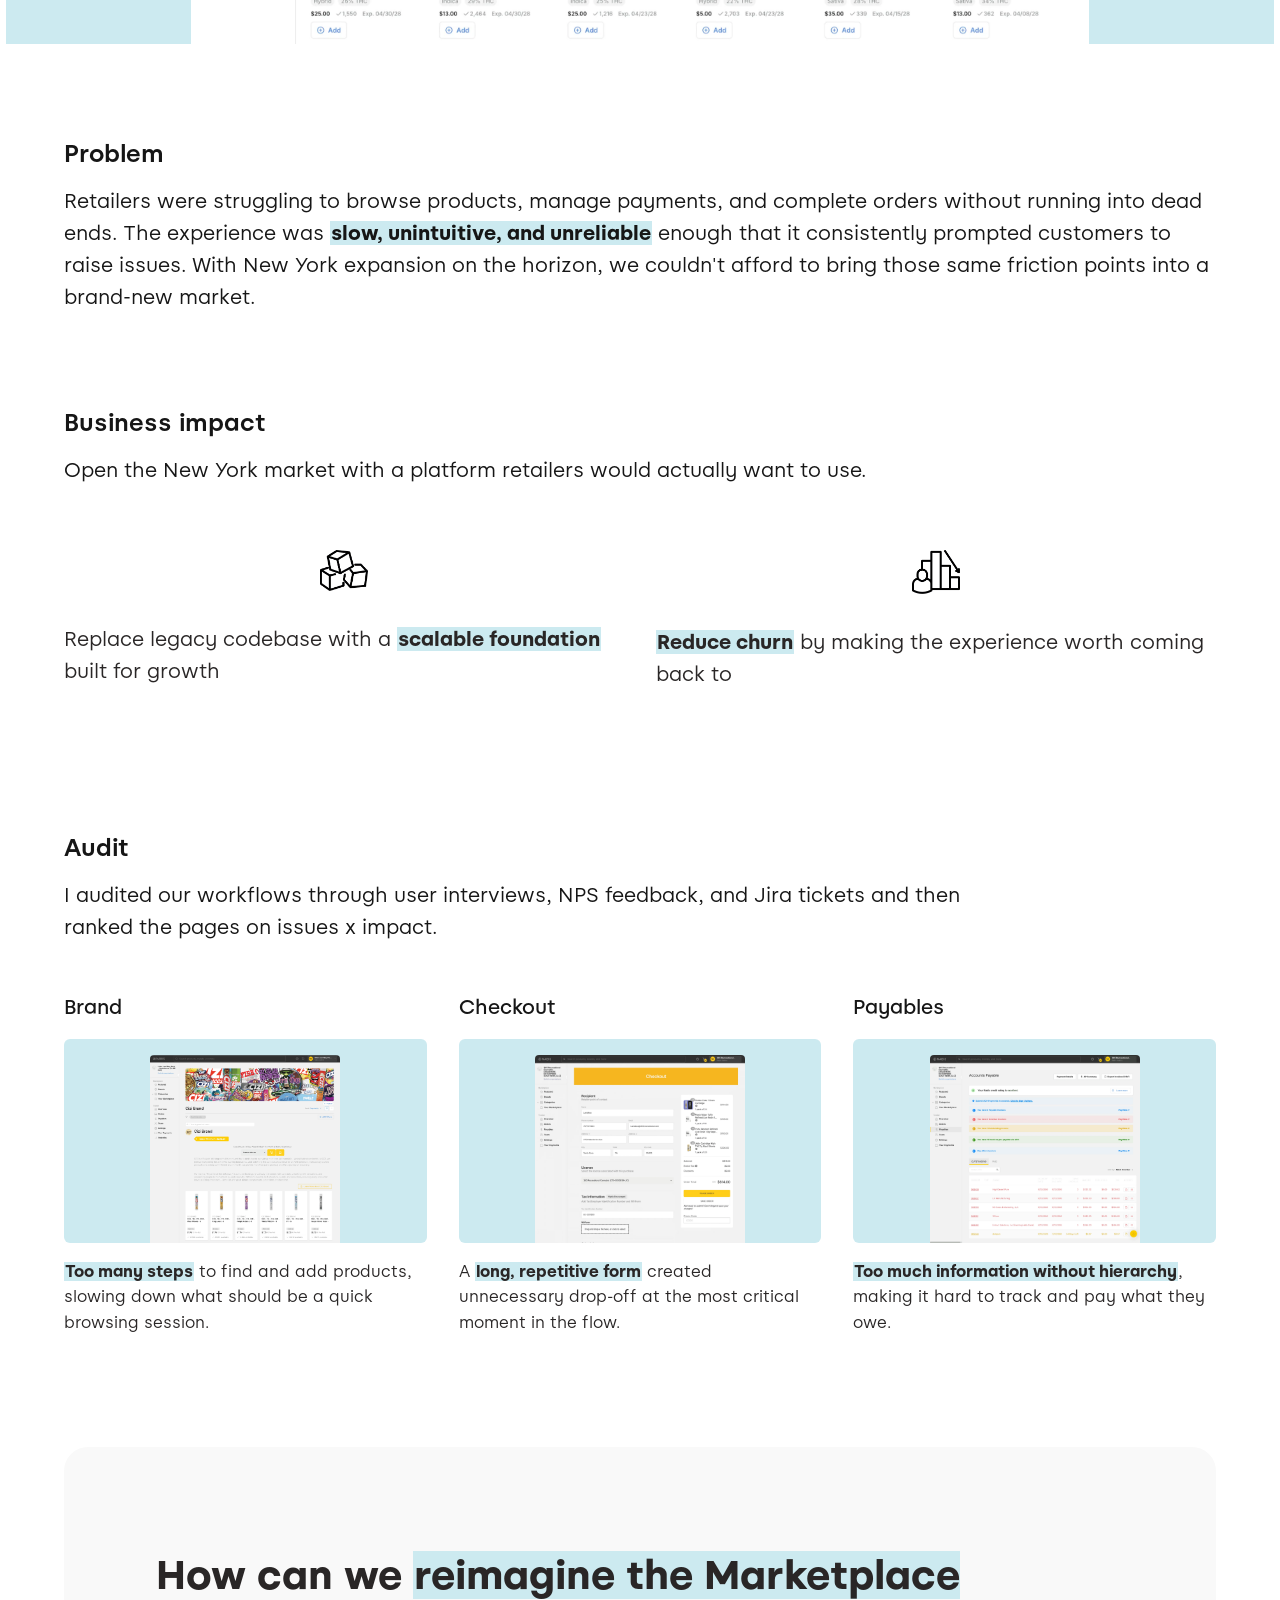
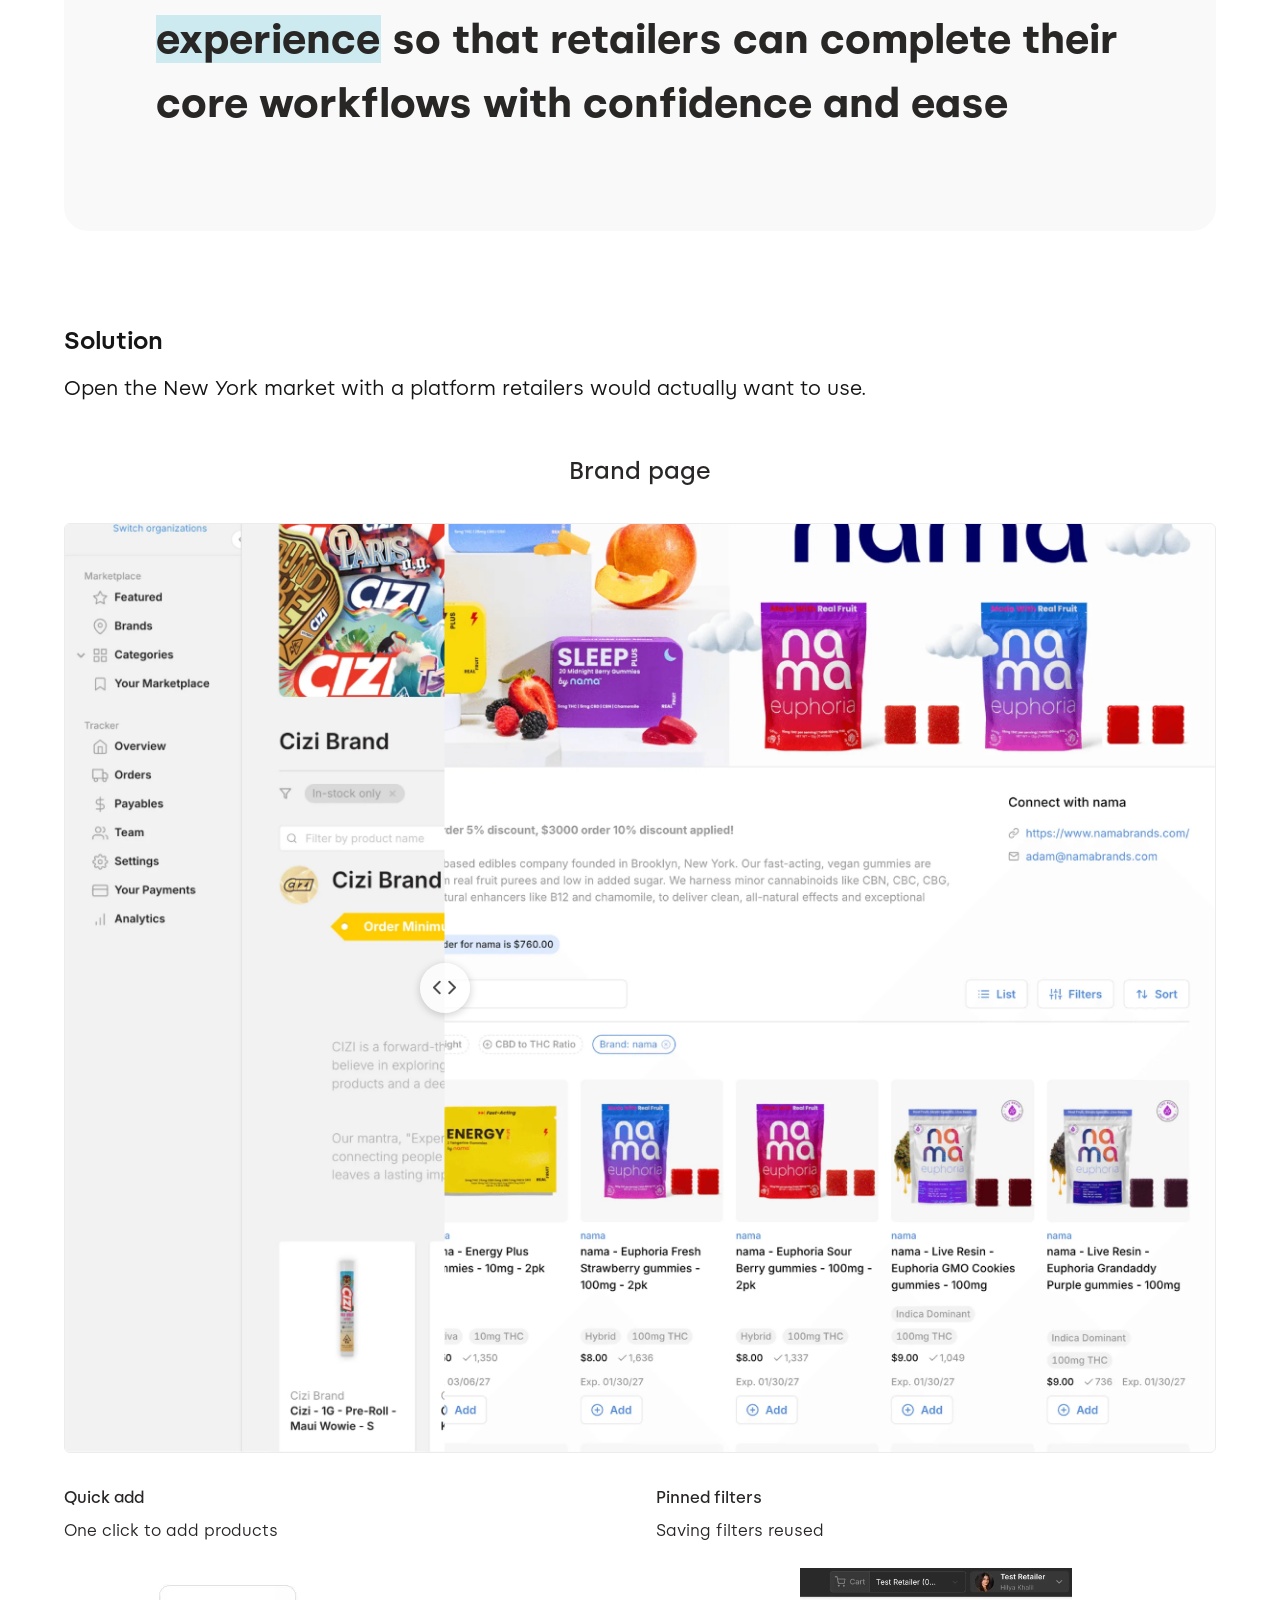
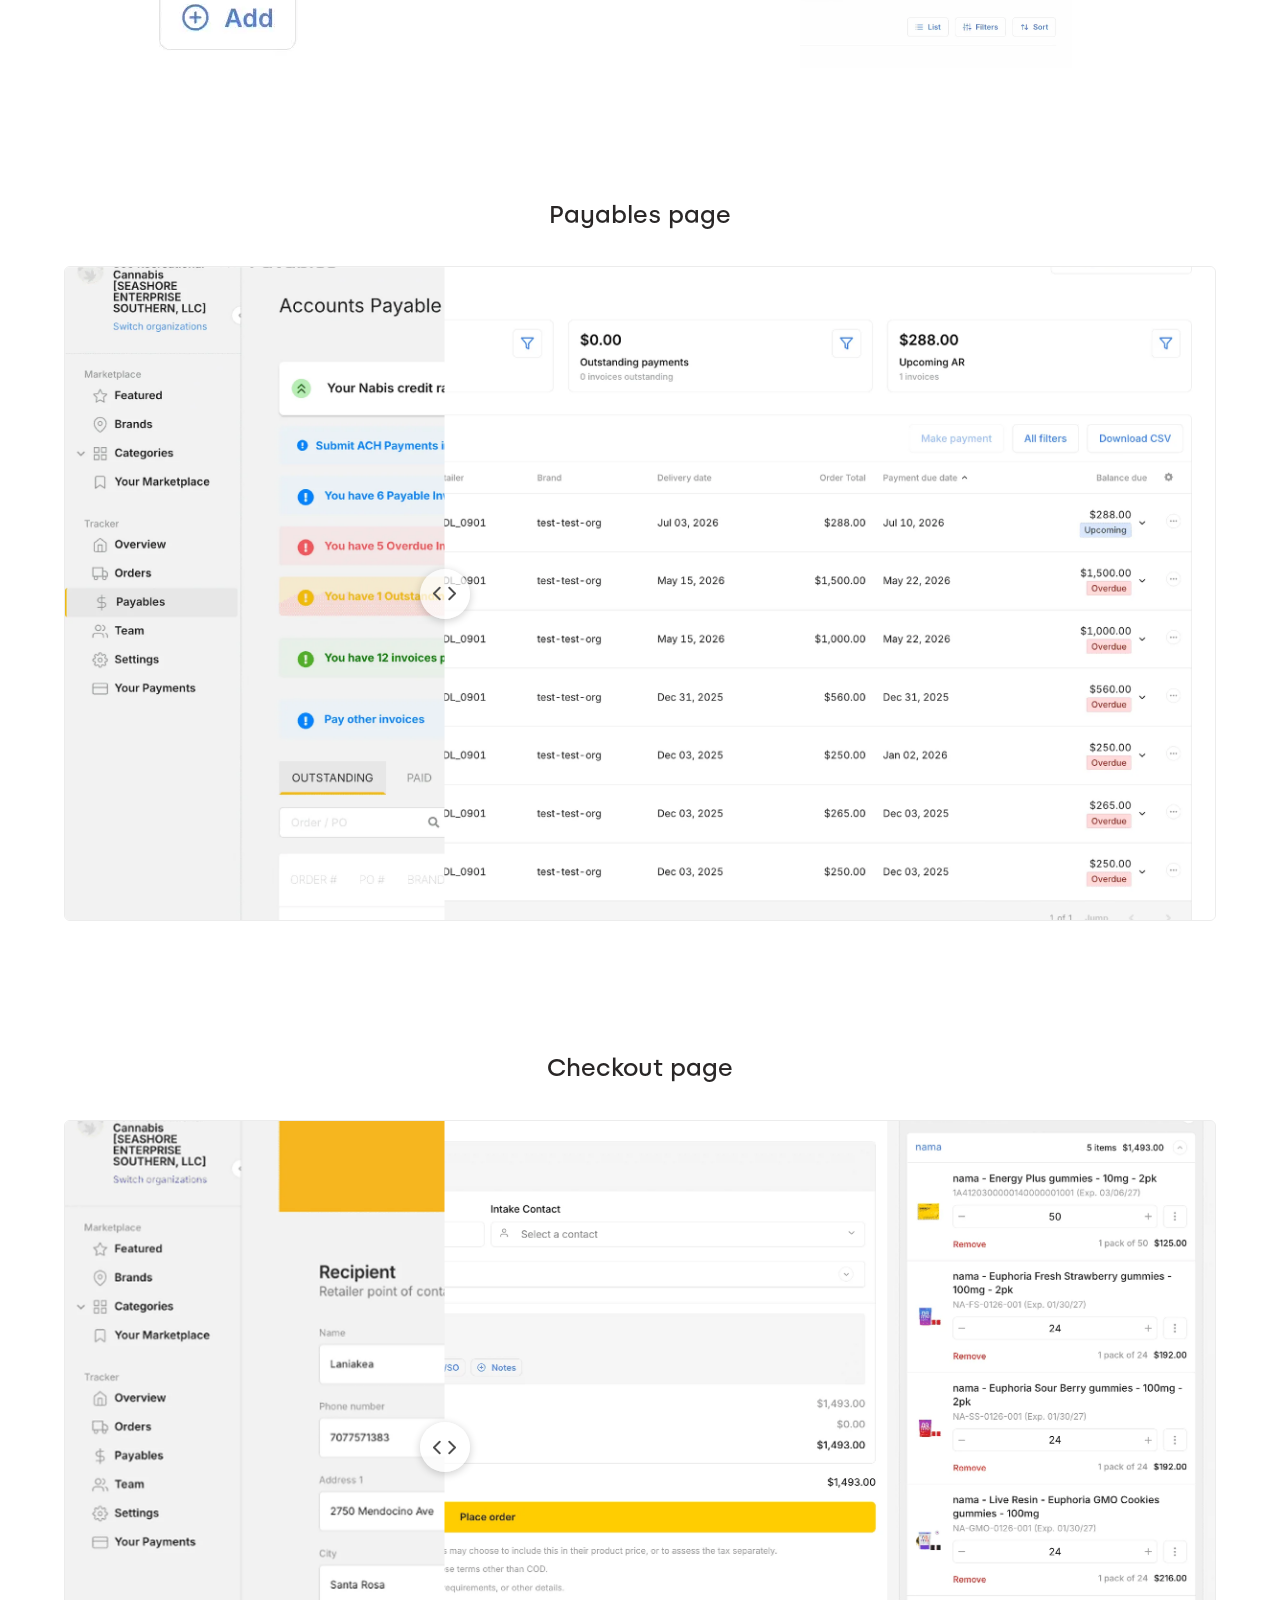
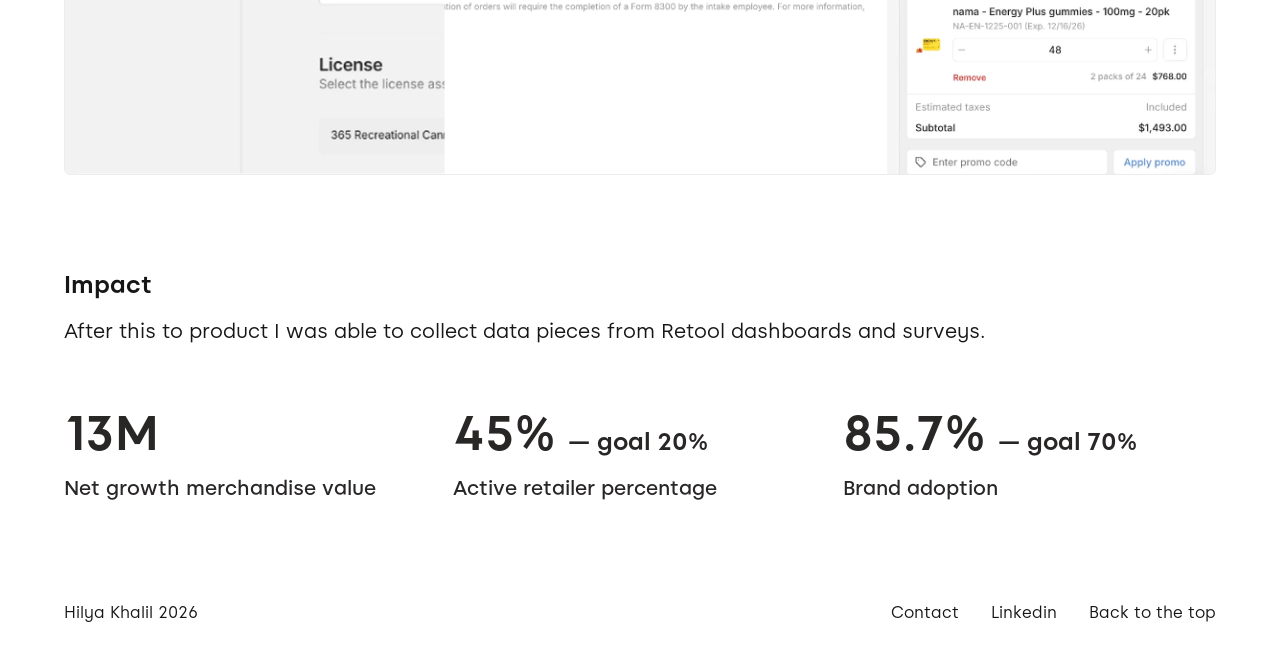
<file: mp-v2.html>
<!doctype html>
<html lang="en">
<head>
  <meta charset="utf-8">
  <meta name="viewport" content="width=device-width, initial-scale=1">
  <title>Marketplace v2 — Hilya Khalil</title>
  <meta name="description" content="Rebuilding Nabis’s cannabis wholesale Marketplace from the ground up: faster, more accessible and scalable brand, checkout and payables pages for the New York launch.">
  <link rel="canonical" href="https://www.hilya.me/mp-v2">
  <meta property="og:type" content="article">
  <meta property="og:title" content="Marketplace v2 — Hilya Khalil">
  <meta property="og:description" content="Rebuilding Nabis’s cannabis wholesale Marketplace from the ground up: faster, more accessible and scalable brand, checkout and payables pages for the New York launch.">
  <meta property="og:url" content="https://www.hilya.me/mp-v2">
  <meta property="og:image" content="https://www.hilya.me/assets/img/home/card-marketplace.webp">
  <meta name="twitter:card" content="summary_large_image">
  <link rel="icon" href="assets/img/favicon.svg" type="image/svg+xml">
  <link rel="icon" href="assets/img/favicon-32.png" sizes="32x32">
  <link rel="apple-touch-icon" href="assets/img/apple-touch-icon.png">
  <link rel="preload" href="assets/fonts/alcyone-400.woff2" as="font" type="font/woff2" crossorigin>
  <link rel="preload" href="assets/fonts/alcyone-600.woff2" as="font" type="font/woff2" crossorigin>
  <link rel="stylesheet" href="assets/css/styles.css">
  <link rel="stylesheet" href="assets/css/pages/mp-v2.css">
  <script src="assets/js/analytics.js" defer></script>
  <script src="assets/js/main.js" defer></script>
  <script src="assets/js/pages/mp-v2.js" defer></script>
</head>
<!-- --accent is the project colour: var(--pink) | var(--blue) | var(--green) | var(--orange) -->
<body id="top" class="page-case" style="--accent: var(--blue)">
  <a class="skip-link" href="#main">Skip to content</a>

  <header class="site-header">
    <nav class="site-nav" aria-label="Main">
      <a href="./">Home</a>
      <a href="about">About me</a>
      <a href="https://drive.google.com/file/d/14Z7RIZ9NV_spaWXV6bZhX1Zu1Br9sVu4/view?usp=sharing" target="_blank" rel="noopener">Resume</a>
    </nav>
  </header>

  <main id="main">
    <div class="cs-cover">
      <h1 class="cs-title">Marketplace renewed</h1>
    </div>
    <!-- Wave under the cover. Any path works; keep viewBox 0 0 1440 99. -->
    <svg class="cs-wave" viewBox="0 0 1440 99" preserveAspectRatio="none" aria-hidden="true">
      <path d="M0 95.4 120 97.1C240 99 480 102.3 720 90.1 960 77.8 1200 49.3 1320 35.3L1440 21.2V0H0Z"/>
    </svg>

    <div class="cs-body">
      <section class="cs-section" aria-labelledby="context">
        <h2 class="cs-h" id="context">Context</h2>
        <p class="cs-text cs-text--full">Nabis is a cannabis wholesale platform connecting Brands and Retailers. However, the platform’s existing Marketplace had accumulated years of technical debt that made it increasingly painful to use.</p>
        <p class="cs-text cs-text--full">With an expansion into New York on the horizon, patching up the old system was no longer a viable path forward. This became our opportunity to <mark><strong>rebuild the Marketplace from the ground up</strong></mark>: faster, more accessible, and scalable.</p>
        <dl class="cs-meta">
          <div><dt>Time duration</dt><dd>Q2 2025 - Q2 2026</dd></div>
          <div><dt>Contribution</dt><dd>Product strategy<br>User research<br>Product design</dd></div>
          <div><dt>Team</dt><dd>1 x Product manager<br>2 x Product designer<br>4 x Software engineer</dd></div>
        </dl>
      </section>

      <!-- Near full-bleed blue panel with the old brand page sitting on its bottom edge -->
      <figure class="cs-figure mp-hero">
        <img src="assets/img/mp-v2/old-pal-crop.webp" alt="The old Nabis Marketplace brand page for Old Pal: a large hero photo above the brand description and a row of product cards" width="2382" height="1678" loading="lazy" decoding="async">
      </figure>

      <section class="cs-section" aria-labelledby="problem">
        <h2 class="cs-h" id="problem">Problem</h2>
        <p class="cs-text cs-text--full">Retailers were struggling to browse products, manage payments, and complete orders without running into dead ends. The experience was <mark><strong>slow, unintuitive, and unreliable</strong></mark> enough that it consistently prompted customers to raise issues. With New York expansion on the horizon, we couldn't afford to bring those same friction points into a brand-new market.</p>
      </section>

      <section class="cs-section" aria-labelledby="business-impact">
        <h2 class="cs-h" id="business-impact">Business impact</h2>
        <p class="cs-text cs-text--full">Open the New York market with a platform retailers would actually want to use.</p>
        <ul class="cs-grid mp-goals">
          <li>
            <img src="assets/img/mp-v2/building-blocks-icon.webp" alt="" width="48" height="42" loading="lazy" decoding="async">
            <p>Replace legacy codebase with a <mark><strong>scalable foundation</strong></mark> built for growth</p>
          </li>
          <li>
            <img src="assets/img/mp-v2/churn-icon.webp" alt="" width="48" height="44" loading="lazy" decoding="async">
            <p><mark><strong>Reduce churn</strong></mark> by making the experience worth coming back to</p>
          </li>
        </ul>
      </section>

      <section class="cs-section mp-audit-section" aria-labelledby="audit">
        <h2 class="cs-h" id="audit">Audit</h2>
        <p>I audited our workflows through user interviews, NPS feedback, and Jira tickets and then ranked the pages on issues x impact.</p>
        <ul class="cs-grid mp-audit" style="--cols: 3">
          <li>
            <h3>Brand</h3>
            <figure>
              <img src="assets/img/mp-v2/old-brand-page-img.webp" alt="Old brand page with a collage banner, long brand description and product cards below the fold" width="2380" height="2356" loading="lazy" decoding="async">
            </figure>
            <p><mark><strong>Too many steps</strong></mark> to find and add products, slowing down what should be a quick browsing session.</p>
          </li>
          <li>
            <h3>Checkout</h3>
            <figure>
              <img src="assets/img/mp-v2/old-checkout-pic.webp" alt="Old checkout page with a long form for recipient, license and tax information" width="2400" height="2150" loading="lazy" decoding="async">
            </figure>
            <p>A <mark><strong>long, repetitive form</strong></mark> created unnecessary drop-off at the most critical moment in the flow.</p>
          </li>
          <li>
            <h3>Payables</h3>
            <figure>
              <img src="assets/img/mp-v2/old-payables.webp" alt="Old accounts payable page with a stack of coloured alert banners above a dense invoice table" width="2400" height="2150" loading="lazy" decoding="async">
            </figure>
            <p><mark><strong>Too much information without hierarchy</strong></mark>, making it hard to track and pay what they owe.</p>
          </li>
        </ul>
      </section>

      <div class="cs-quote mp-quote"><p>How can we <mark>reimagine the Marketplace experience</mark> so that retailers can complete their core workflows with confidence and ease</p></div>

      <section class="cs-section" aria-labelledby="solution">
        <h2 class="cs-h" id="solution">Solution</h2>
        <p class="cs-text cs-text--full">Open the New York market with a platform retailers would actually want to use.</p>

        <!-- Before/after sliders: the old screen is clipped to the left of --pos,
             the new one shows to the right. mp-v2.js moves --pos from the range input. -->
        <h3 class="mp-caption">Brand page</h3>
        <figure class="mp-compare mp-compare--brand" data-compare>
          <img class="mp-compare-after" src="assets/img/mp-v2/new-brand-page.webp" alt="New brand page: a full-width brand banner, short description with contact links, and a clean grid of product cards with one-click Add buttons" width="2400" height="2376" loading="lazy" decoding="async" data-no-zoom>
          <img class="mp-compare-before" src="assets/img/mp-v2/old-brand-page-img.webp" alt="Old brand page" width="2380" height="2356" loading="lazy" decoding="async" data-no-zoom>
          <input class="mp-compare-range" type="range" min="0" max="100" value="33" aria-label="Compare old and new brand page: slide left for the new design, right for the old one">
          <span class="mp-compare-handle" aria-hidden="true">
            <svg viewBox="0 0 24 24" width="23" height="23" fill="none" stroke="currentColor" stroke-width="2" stroke-linecap="round" stroke-linejoin="round"><path d="M17 18l6-6-6-6M7 6l-6 6 6 6"/></svg>
          </span>
        </figure>

        <ul class="cs-grid mp-features">
          <li>
            <h4>Quick add</h4>
            <p>One click to add products</p>
            <video data-autoplay src="assets/video/mp-v2-clip-1.mp4" poster="assets/video/mp-v2-clip-1-poster.webp" width="394" height="100" muted loop playsinline preload="none" aria-label="Clicking the Add button on a product card adds it to the cart in one step"></video>
          </li>
          <li>
            <h4>Pinned filters</h4>
            <p>Saving filters reused</p>
            <video data-autoplay src="assets/video/mp-v2-clip-2.mp4" poster="assets/video/mp-v2-clip-2-poster.webp" width="914" height="336" muted loop playsinline preload="none" aria-label="Filters chosen once stay pinned in the toolbar for the next visit"></video>
          </li>
        </ul>

        <h3 class="mp-caption">Payables page</h3>
        <figure class="mp-compare" data-compare>
          <img class="mp-compare-after" src="assets/img/mp-v2/new-payables-1.webp" alt="New payables page: three summary cards for overdue, outstanding and upcoming payments above a single invoice table with clear status tags" width="2400" height="1668" loading="lazy" decoding="async" data-no-zoom>
          <img class="mp-compare-before" src="assets/img/mp-v2/new-payables-2.webp" alt="Old accounts payable page" width="2400" height="1668" loading="lazy" decoding="async" data-no-zoom>
          <input class="mp-compare-range" type="range" min="0" max="100" value="33" aria-label="Compare old and new payables page: slide left for the new design, right for the old one">
          <span class="mp-compare-handle" aria-hidden="true">
            <svg viewBox="0 0 24 24" width="23" height="23" fill="none" stroke="currentColor" stroke-width="2" stroke-linecap="round" stroke-linejoin="round"><path d="M17 18l6-6-6-6M7 6l-6 6 6 6"/></svg>
          </span>
        </figure>

        <h3 class="mp-caption">Checkout page</h3>
        <figure class="mp-compare" data-compare>
          <img class="mp-compare-after" src="assets/img/mp-v2/new-checkout-1.webp" alt="New checkout page: delivery details and a single Place order button on the left, an editable cart grouped by brand on the right" width="2400" height="1665" loading="lazy" decoding="async" data-no-zoom>
          <img class="mp-compare-before" src="assets/img/mp-v2/new-checkout-2.webp" alt="Old checkout page" width="2400" height="1668" loading="lazy" decoding="async" data-no-zoom>
          <input class="mp-compare-range" type="range" min="0" max="100" value="33" aria-label="Compare old and new checkout page: slide left for the new design, right for the old one">
          <span class="mp-compare-handle" aria-hidden="true">
            <svg viewBox="0 0 24 24" width="23" height="23" fill="none" stroke="currentColor" stroke-width="2" stroke-linecap="round" stroke-linejoin="round"><path d="M17 18l6-6-6-6M7 6l-6 6 6 6"/></svg>
          </span>
        </figure>
      </section>

      <section class="cs-section" aria-labelledby="impact">
        <h2 class="cs-h" id="impact">Impact</h2>
        <p class="cs-text cs-text--full">After this to product I was able to collect data pieces from Retool dashboards and surveys.</p>
        <ul class="cs-stats mp-stats">
          <li><strong>13M</strong><span>Net growth merchandise value</span></li>
          <li><strong>45% <small>— goal 20%</small></strong><span>Active retailer percentage</span></li>
          <li><strong>85.7% <small>— goal 70%</small></strong><span>Brand adoption</span></li>
        </ul>
      </section>
    </div>
  </main>

  <footer class="site-footer">
    <p>Hilya Khalil 2026</p>
    <ul>
      <li><a href="mailto:hilyaadil@gmail.com">Contact</a></li>
      <li><a href="https://www.linkedin.com/in/hilyakhalil/" target="_blank" rel="noopener">Linkedin</a></li>
      <li><a href="#top">Back to the top</a></li>
    </ul>
  </footer>
</body>
</html>
</file>
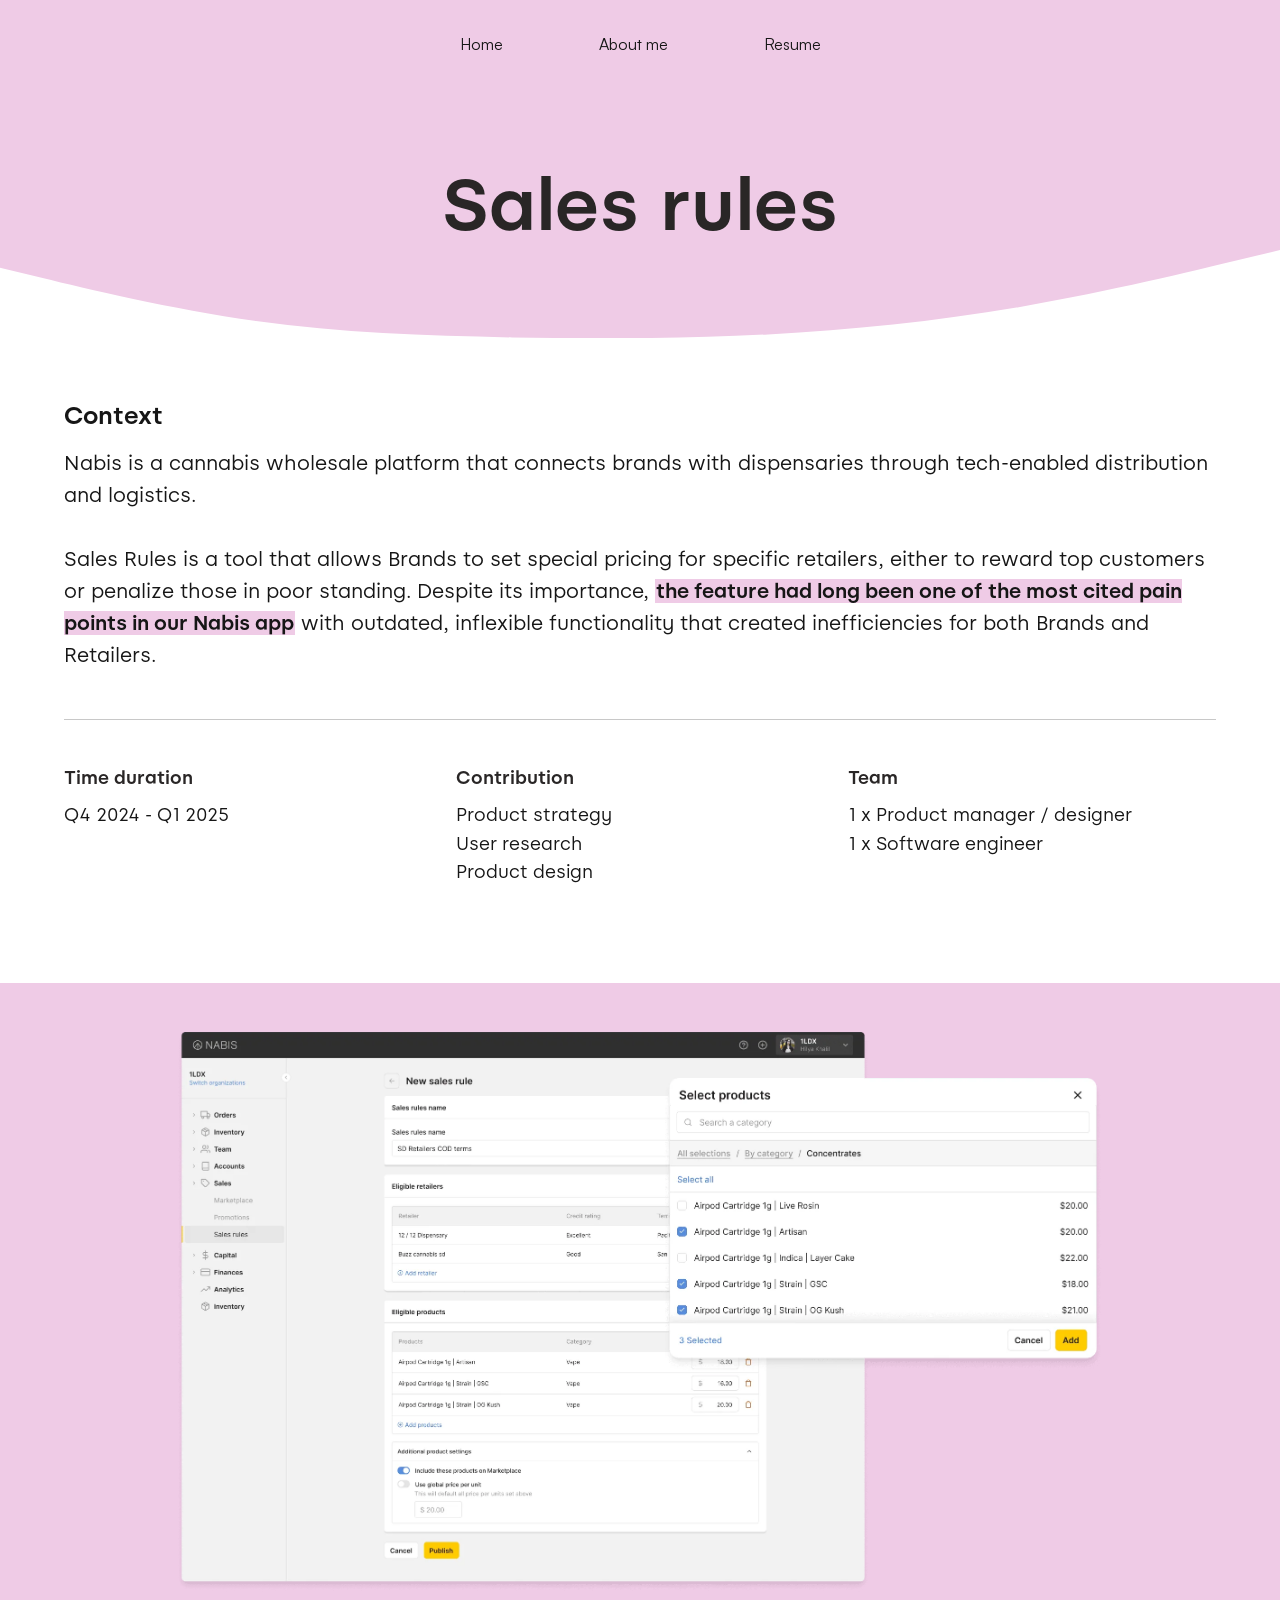
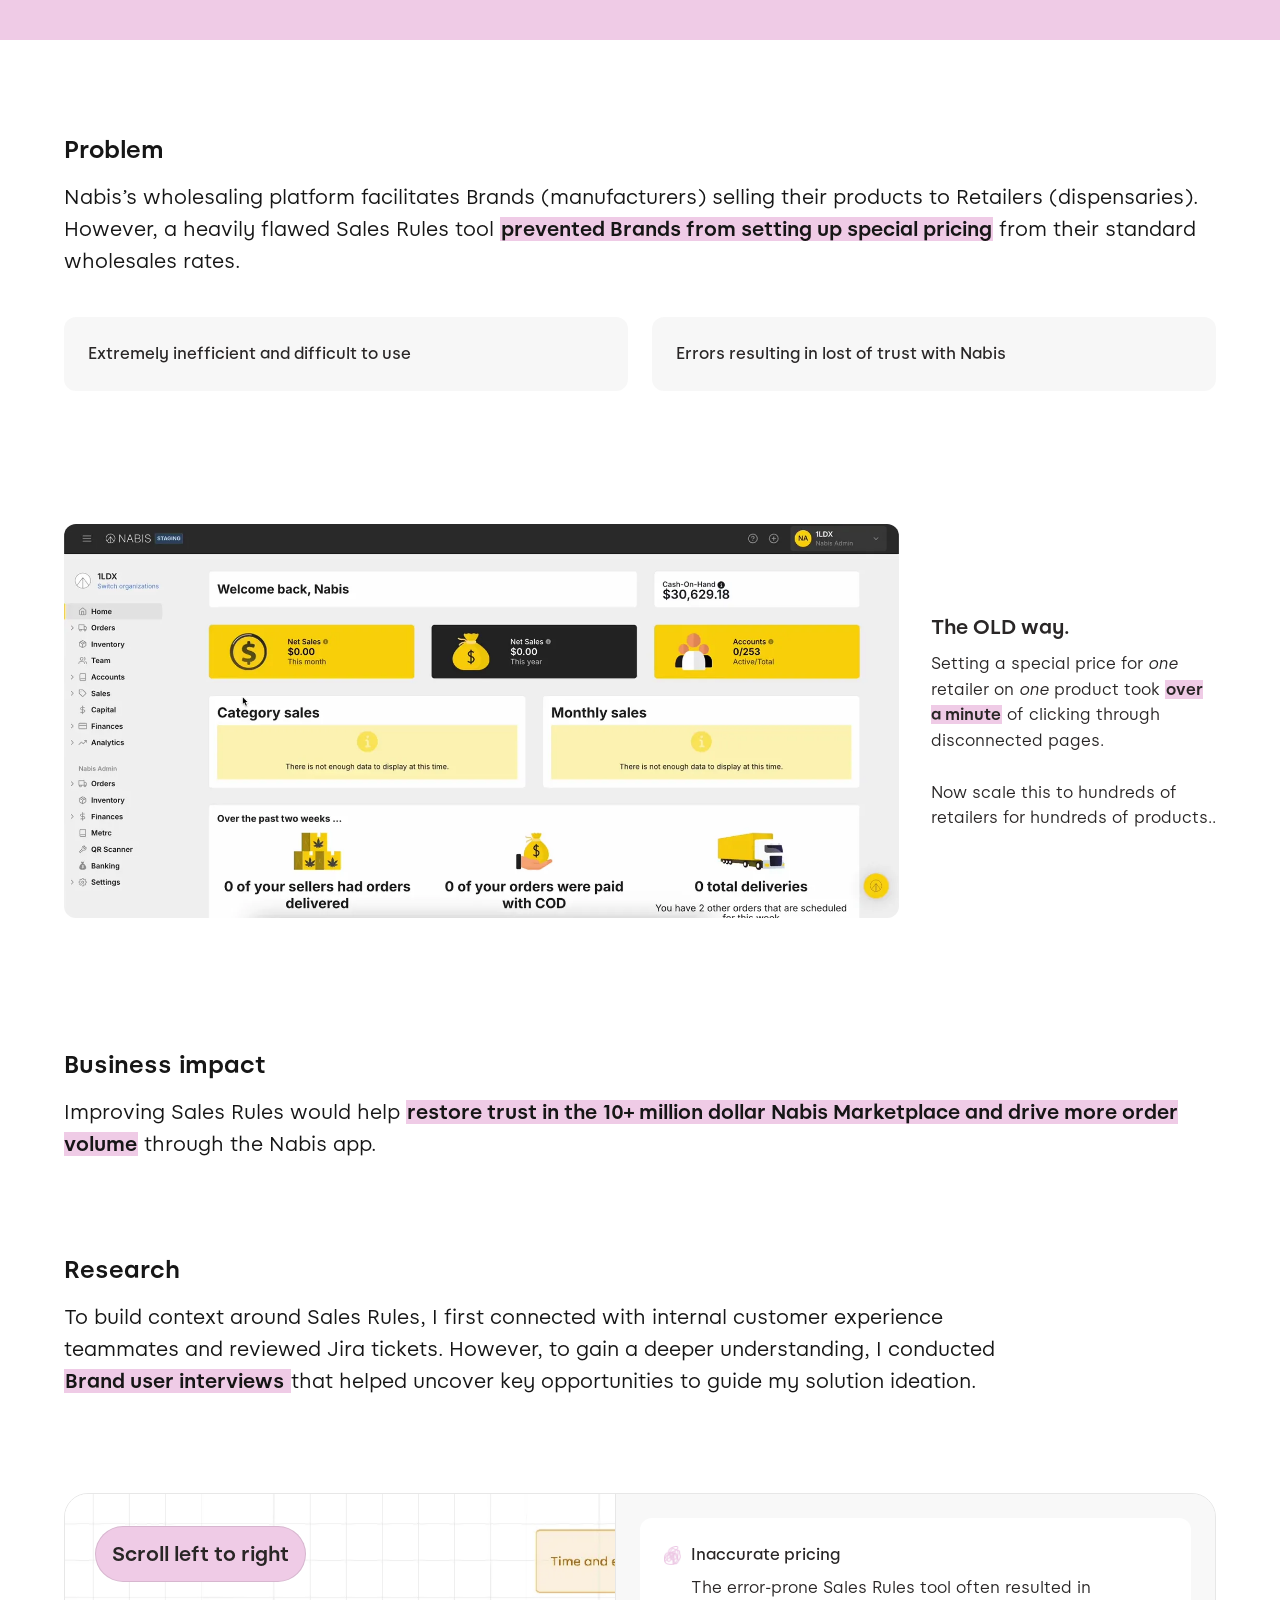
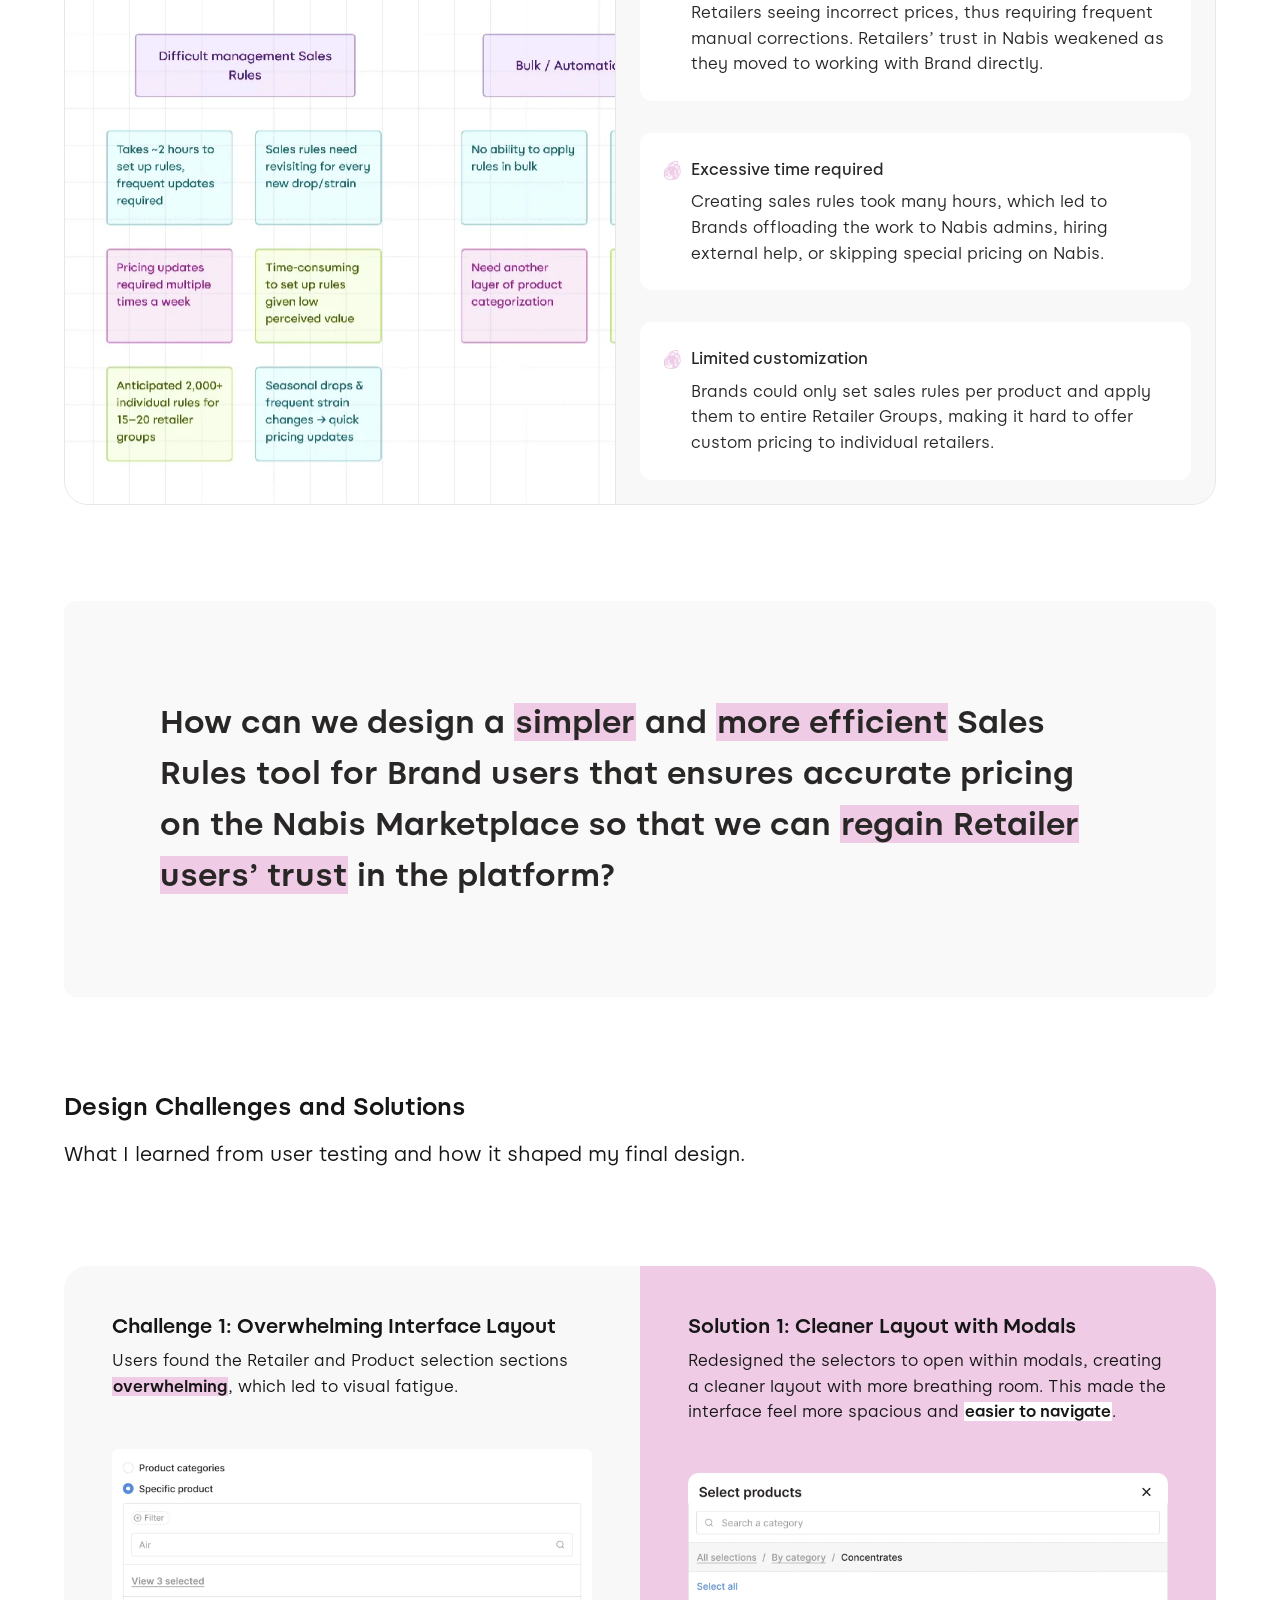
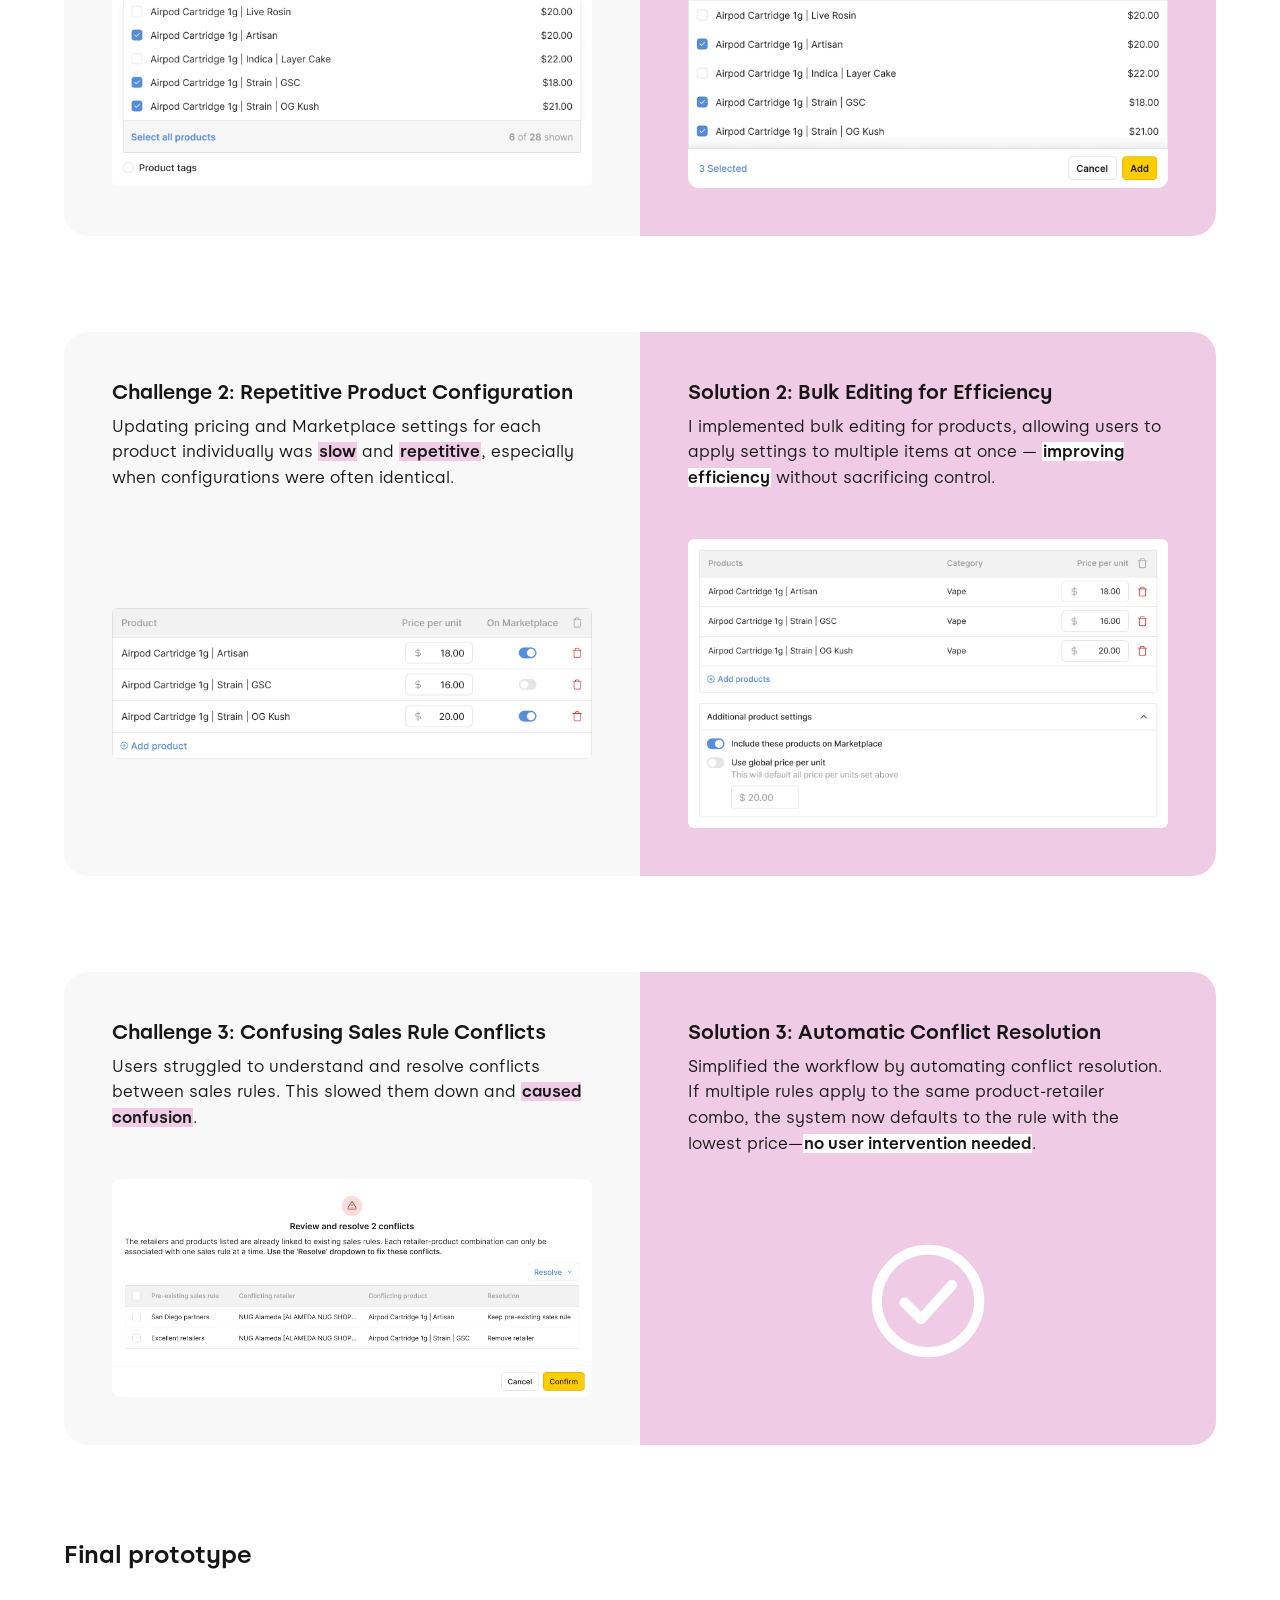
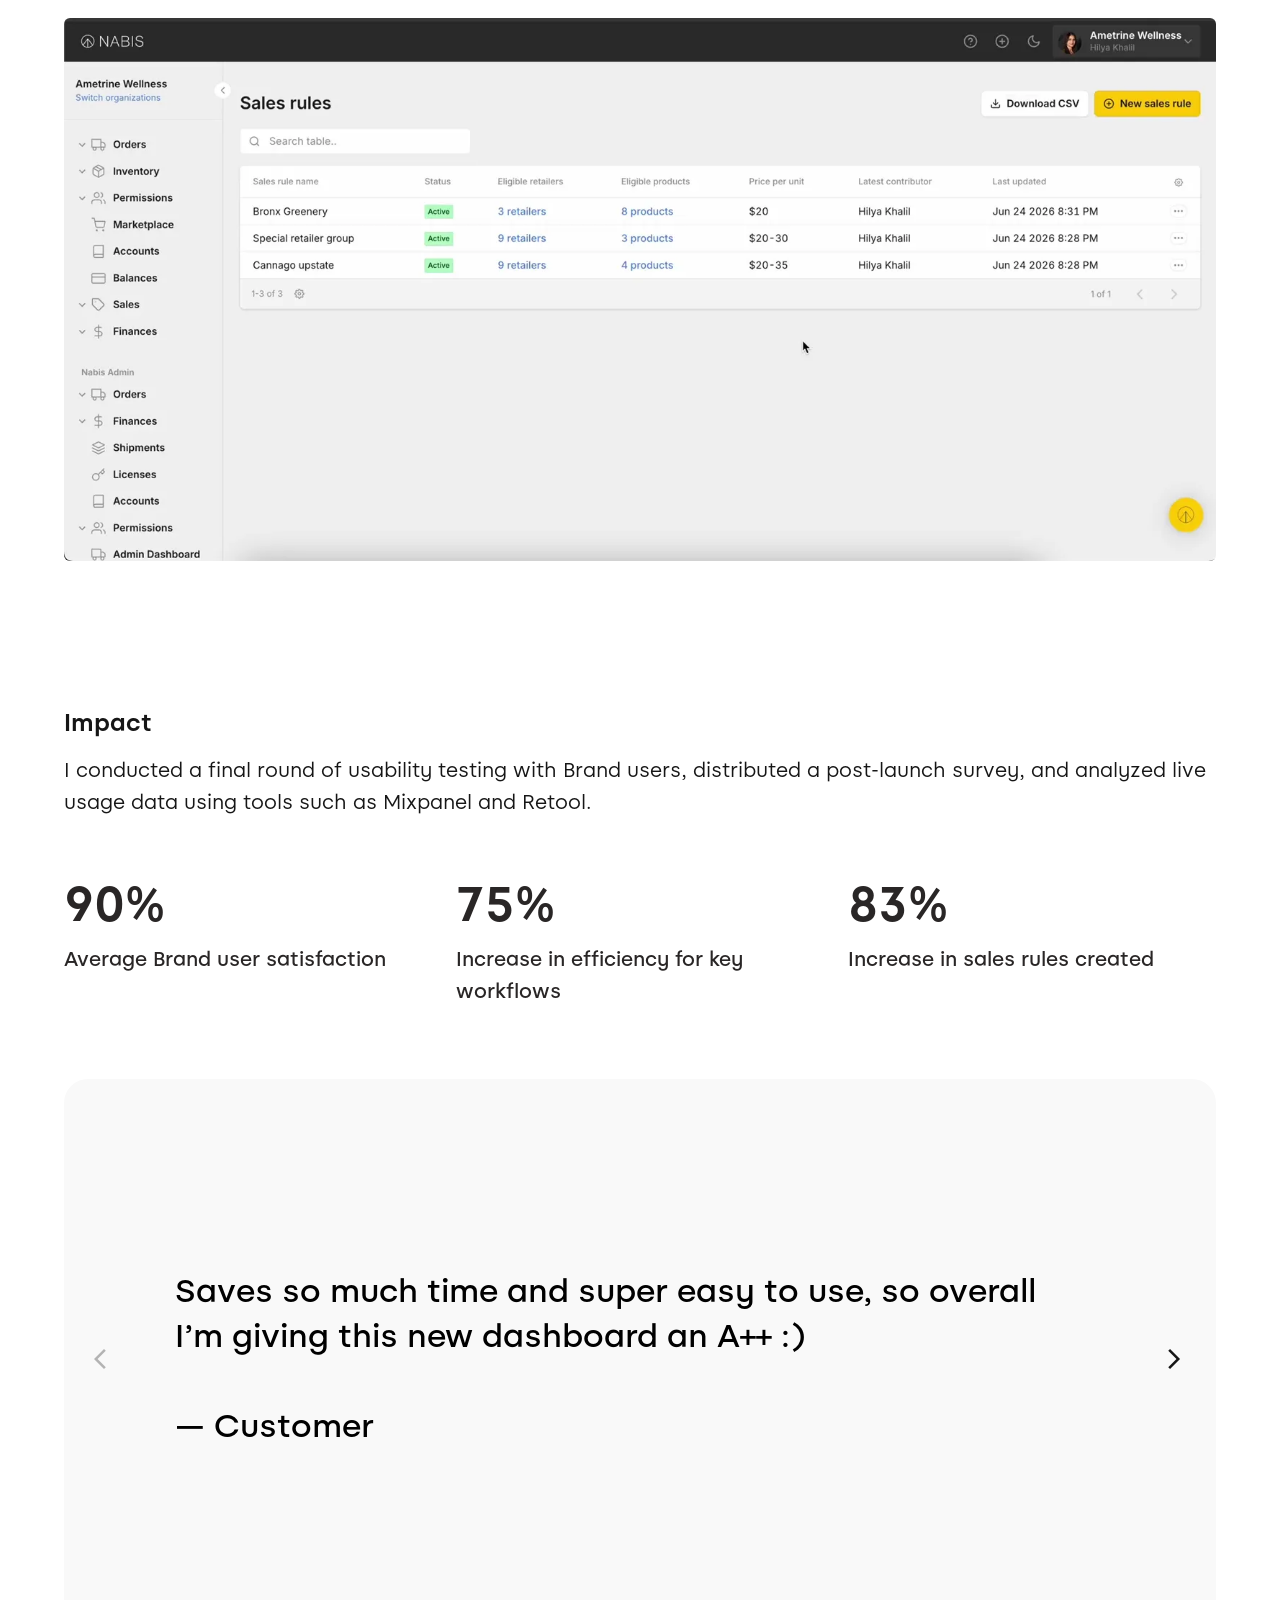
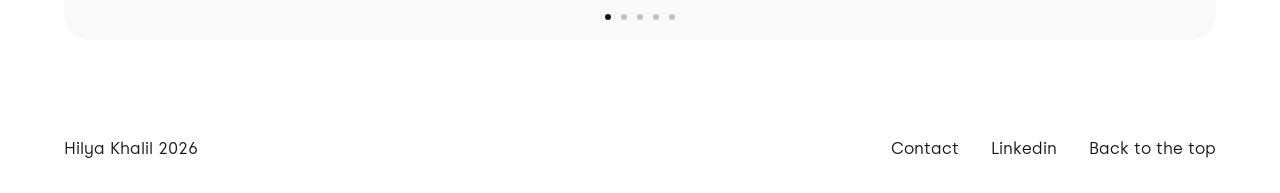
<file: sales-rules-v2.html>
<!doctype html>
<html lang="en">
<head>
  <meta charset="utf-8">
  <meta name="viewport" content="width=device-width, initial-scale=1">
  <title>Sales Rules — Hilya Khalil</title>
  <meta name="description" content="Redesigning Nabis’s Sales Rules tool so cannabis brands can set accurate special pricing for retailers quickly — from user interviews to a launched tool with 90% user satisfaction.">
  <link rel="canonical" href="https://www.hilya.me/sales-rules-v2">
  <meta property="og:type" content="article">
  <meta property="og:title" content="Sales Rules — Hilya Khalil">
  <meta property="og:description" content="Redesigning Nabis’s Sales Rules tool so cannabis brands can set accurate special pricing for retailers quickly — from user interviews to a launched tool with 90% user satisfaction.">
  <meta property="og:url" content="https://www.hilya.me/sales-rules-v2">
  <meta property="og:image" content="https://www.hilya.me/assets/img/home/card-sales-rules.webp">
  <meta name="twitter:card" content="summary_large_image">
  <link rel="icon" href="assets/img/favicon.svg" type="image/svg+xml">
  <link rel="icon" href="assets/img/favicon-32.png" sizes="32x32">
  <link rel="apple-touch-icon" href="assets/img/apple-touch-icon.png">
  <link rel="preload" href="assets/fonts/alcyone-400.woff2" as="font" type="font/woff2" crossorigin>
  <link rel="preload" href="assets/fonts/alcyone-600.woff2" as="font" type="font/woff2" crossorigin>
  <link rel="stylesheet" href="assets/css/styles.css">
  <link rel="stylesheet" href="assets/css/pages/sales-rules-v2.css">
  <script src="assets/js/analytics.js" defer></script>
  <script src="assets/js/main.js" defer></script>
</head>
<!-- --accent is the project colour: var(--pink) | var(--blue) | var(--green) | var(--orange) -->
<body id="top" class="page-case" style="--accent: var(--pink)">
  <a class="skip-link" href="#main">Skip to content</a>

  <header class="site-header">
    <nav class="site-nav" aria-label="Main">
      <a href="./">Home</a>
      <a href="about">About me</a>
      <a href="https://drive.google.com/file/d/14Z7RIZ9NV_spaWXV6bZhX1Zu1Br9sVu4/view?usp=sharing" target="_blank" rel="noopener">Resume</a>
    </nav>
  </header>

  <main id="main">
    <div class="cs-cover">
      <h1 class="cs-title">Sales rules</h1>
    </div>
    <!-- Wave under the cover. Any path works; keep viewBox 0 0 1440 99. -->
    <svg class="cs-wave" viewBox="0 0 1440 99" preserveAspectRatio="none" aria-hidden="true">
      <path d="M0 19.9 48 31.5C96 43.3 192 66.3 288 79.7 384 93.1 480 96.2 576 98 672 99.6 768 99.6 864 94.6 960 89.7 1056 79.7 1152 63.1 1248 46.4 1344 23.3 1392 11.6L1440 0H0Z"/>
    </svg>

    <div class="cs-body">
      <section class="cs-section" aria-labelledby="context">
        <h2 class="cs-h" id="context">Context</h2>
        <p class="cs-text--full">Nabis is a cannabis wholesale platform that connects brands with dispensaries through tech-enabled distribution and logistics.</p>
        <p class="cs-text--full">Sales Rules is a tool that allows Brands to set special pricing for specific retailers, either to reward top customers or penalize those in poor standing. Despite its importance, <mark><strong>the feature had long been one of the most cited pain points in our Nabis app</strong></mark> with outdated, inflexible functionality that created inefficiencies for both Brands and Retailers.</p>
        <dl class="cs-meta">
          <div><dt>Time duration</dt><dd>Q4 2024 - Q1 2025</dd></div>
          <div><dt>Contribution</dt><dd>Product strategy<br>User research<br>Product design</dd></div>
          <div><dt>Team</dt><dd>1 x Product manager / designer<br>1 x Software engineer</dd></div>
        </dl>
      </section>

      <!-- Full-bleed pink band behind the cover mockup -->
      <figure class="cs-figure sr-band">
        <img src="assets/img/sales-rules-v2/cover.webp" alt="The redesigned New sales rule page with the Select products modal open over it" width="2055" height="1243" loading="lazy" decoding="async">
      </figure>

      <section class="cs-section" aria-labelledby="problem">
        <h2 class="cs-h" id="problem">Problem</h2>
        <p class="cs-text--full">Nabis’s wholesaling platform facilitates Brands (manufacturers) selling their products to Retailers (dispensaries). However, a heavily flawed Sales Rules tool <mark><strong>prevented Brands from setting up special pricing</strong></mark> from their standard wholesales rates.</p>
        <ul class="cs-cards sr-problems">
          <li class="cs-card">Extremely inefficient and difficult to use</li>
          <li class="cs-card">Errors resulting in lost of trust with Nabis</li>
        </ul>

        <div class="sr-old-way">
          <figure class="cs-figure">
            <video data-autoplay src="assets/video/sales-rules-old-way.mp4" poster="assets/video/sales-rules-old-way-poster.webp" muted loop playsinline preload="none" width="1920" height="906" aria-label="Screen recording of the old tool: setting one special price means clicking through several disconnected inventory pages"></video>
          </figure>
          <div class="sr-old-way-text">
            <h3>The OLD way.</h3>
            <p>Setting a special price for <em>one</em> retailer on <em>one</em> product took <mark><strong>over a minute</strong></mark> of clicking through disconnected pages.</p>
            <p>Now scale this to hundreds of retailers for hundreds of products..</p>
          </div>
        </div>
      </section>

      <section class="cs-section" aria-labelledby="business-impact">
        <h2 class="cs-h" id="business-impact">Business impact</h2>
        <p class="cs-text--full">Improving Sales Rules would help <mark><strong>restore trust in the 10+ million dollar Nabis Marketplace and drive more order volume</strong></mark> through the Nabis app.</p>
      </section>

      <section class="cs-section" aria-labelledby="research">
        <h2 class="cs-h" id="research">Research</h2>
        <p>To build context around Sales Rules, I first connected with internal customer experience teammates and reviewed Jira tickets. However, to gain a deeper understanding, I conducted <mark><strong>Brand user interviews</strong> </mark>that helped uncover key opportunities to guide my solution ideation.</p>

        <div class="sr-research">
          <div class="sr-board">
            <p class="sr-board-label">Scroll left to right</p>
            <div class="sr-board-scroll" tabindex="0" role="region" aria-label="Affinity map from the Brand user interviews (scrolls horizontally)">
              <figure>
                <img src="assets/img/sales-rules-v2/research-board.webp" alt="Affinity map of sticky notes from the interviews, grouped into themes such as difficult management of Sales Rules, bulk and automation, and time and effort" width="2400" height="812" loading="lazy" decoding="async" data-no-zoom>
              </figure>
            </div>
          </div>

          <ul class="sr-insights">
            <li>
              <h3><img src="assets/img/sales-rules-v2/messy-icon.webp" alt="" width="17" height="19">Inaccurate pricing</h3>
              <p>The error-prone Sales Rules tool often resulted in Retailers seeing incorrect prices, thus requiring frequent manual corrections. Retailers’ trust in Nabis weakened as they moved to working with Brand directly.</p>
            </li>
            <li>
              <h3><img src="assets/img/sales-rules-v2/messy-icon.webp" alt="" width="17" height="19">Excessive time required</h3>
              <p>Creating sales rules took many hours, which led to Brands offloading the work to Nabis admins, hiring external help, or skipping special pricing on Nabis.</p>
            </li>
            <li>
              <h3><img src="assets/img/sales-rules-v2/messy-icon.webp" alt="" width="17" height="19">Limited customization</h3>
              <p>Brands could only set sales rules per product and apply them to entire Retailer Groups, making it hard to offer custom pricing to individual retailers.</p>
            </li>
          </ul>
        </div>
      </section>

      <div class="cs-quote"><p>How can we design a <mark>simpler</mark> and <mark>more efficient</mark> Sales Rules tool for Brand users that ensures accurate pricing on the Nabis Marketplace so that we can <mark>regain Retailer users’ trust</mark> in the platform?</p></div>

      <section class="cs-section" aria-labelledby="challenges">
        <h2 class="cs-h" id="challenges">Design Challenges and Solutions</h2>
        <p class="cs-text--full">What I learned from user testing and how it shaped my final design.</p>

        <div class="sr-pair">
          <div class="sr-challenge">
            <h3>Challenge 1: Overwhelming Interface Layout</h3>
            <p>Users found the Retailer and Product selection sections <mark><strong>overwhelming</strong></mark>, which led to visual fatigue.</p>
            <figure>
              <img src="assets/img/sales-rules-v2/sr-product-selector-section-before.webp" alt="Before: the product selector shown inline on the page, with filters, search and a long product list" width="1424" height="998" loading="lazy" decoding="async">
            </figure>
          </div>
          <div class="sr-solution">
            <h3>Solution 1: Cleaner Layout with Modals</h3>
            <p>Redesigned the selectors to open within modals, creating a cleaner layout with more breathing room. This made the interface feel more spacious and <mark><strong>easier to navigate</strong></mark>.</p>
            <figure>
              <img src="assets/img/sales-rules-v2/select-products-modal.webp" alt="After: the Select products modal, with search, category breadcrumbs and a checklist of products" width="1424" height="934" loading="lazy" decoding="async">
            </figure>
          </div>
        </div>

        <div class="sr-pair">
          <div class="sr-challenge">
            <h3>Challenge 2: Repetitive Product Configuration</h3>
            <p>Updating pricing and Marketplace settings for each product individually was <mark><strong>slow</strong></mark> and <mark><strong>repetitive</strong></mark>, especially when configurations were often identical.</p>
            <figure>
              <img src="assets/img/sales-rules-v2/product-editor-old.webp" alt="Before: a product table where price and Marketplace visibility are set row by row" width="1424" height="448" loading="lazy" decoding="async">
            </figure>
          </div>
          <div class="sr-solution">
            <h3>Solution 2: Bulk Editing for Efficiency</h3>
            <p>I implemented bulk editing for products, allowing users to apply settings to multiple items at once — <mark><strong>improving efficiency</strong></mark> without sacrificing control.</p>
            <figure>
              <img src="assets/img/sales-rules-v2/product-editor-after.webp" alt="After: the product table with an Additional product settings panel that applies Marketplace and global price settings to all products at once" width="1424" height="858" loading="lazy" decoding="async">
            </figure>
          </div>
        </div>

        <div class="sr-pair">
          <div class="sr-challenge">
            <h3>Challenge 3: Confusing Sales Rule Conflicts</h3>
            <p>Users struggled to understand and resolve conflicts between sales rules. This slowed them down and <mark><strong>caused confusion</strong></mark>.</p>
            <figure>
              <img src="assets/img/sales-rules-v2/resolve-conflicts-before.webp" alt="Before: a Review and resolve conflicts dialog asking users to pick a resolution for each conflicting retailer and product" width="1808" height="824" loading="lazy" decoding="async">
            </figure>
          </div>
          <div class="sr-solution">
            <h3>Solution 3: Automatic Conflict Resolution</h3>
            <p>Simplified the workflow by automating conflict resolution. If multiple rules apply to the same product-retailer combo, the system now defaults to the rule with the lowest price—<mark><strong>no user intervention needed</strong></mark>.</p>
            <svg class="sr-check" viewBox="0 0 24 24" aria-hidden="true">
              <circle cx="12" cy="12" r="9.6"/>
              <path d="m7.6 12.3 3.1 3.1 5.8-6.4"/>
            </svg>
          </div>
        </div>
      </section>

      <section class="cs-section" aria-labelledby="prototype">
        <h2 class="cs-h" id="prototype">Final prototype</h2>
        <figure class="cs-figure">
          <video data-autoplay src="assets/video/sales-rules-prototype.mp4" poster="assets/video/sales-rules-prototype-poster.webp" muted loop playsinline preload="none" width="1920" height="904" aria-label="Walkthrough of the redesigned Sales rules tool: the rules list, creating a new sales rule, and selecting retailers and products in modals"></video>
        </figure>
      </section>

      <section class="cs-section sr-impact" aria-labelledby="impact">
        <h2 class="cs-h" id="impact">Impact</h2>
        <p class="cs-text--full">I conducted a final round of usability testing with Brand users, distributed a post-launch survey, and analyzed live usage data using tools such as Mixpanel and Retool.</p>
        <ul class="cs-stats">
          <li><strong>90%</strong><span>Average Brand user satisfaction</span></li>
          <li><strong>75%</strong><span>Increase in efficiency for key workflows</span></li>
          <li><strong>83%</strong><span>Increase in sales rules created</span></li>
        </ul>

        <h3 class="visually-hidden" id="testimonials">What users said</h3>
        <div class="carousel sr-testimonials" data-carousel data-dots>
          <div class="carousel-track" tabindex="0" role="region" aria-labelledby="testimonials">
            <figure>
              <blockquote><p>Saves so much time and super easy to use, so overall I’m giving this new dashboard an A++ :)</p></blockquote>
              <figcaption>— Customer</figcaption>
            </figure>
            <figure>
              <blockquote><p>I just implemented a new retailer group + sales rules. What used to take 2 hours, at minimum, now takes 10 minutes.</p></blockquote>
              <figcaption>— Aimee, Customer</figcaption>
            </figure>
            <figure>
              <blockquote><p>Hilya, this is LITERALLY a dream - best feature yet, Thank you so much.</p></blockquote>
              <figcaption>— Customer</figcaption>
            </figure>
            <figure>
              <blockquote><p>This is 100 times easier to use. Thank you! It looks great.</p></blockquote>
              <figcaption>— Andrew, Customer</figcaption>
            </figure>
            <figure>
              <blockquote><p>Just wanted to let you know I demoed the new Sales Rules for the [customer name] and it was so easy to teach and easy for them to comprehend, kudos!</p></blockquote>
              <figcaption>— Matthew, Internal employee</figcaption>
            </figure>
          </div>
          <button class="carousel-btn" type="button" data-dir="-1" aria-label="Previous testimonial">
            <svg viewBox="0 -960 960 960" aria-hidden="true"><path d="M400-80 0-480l400-400 71 71-329 329 329 329z"/></svg>
          </button>
          <button class="carousel-btn" type="button" data-dir="1" aria-label="Next testimonial">
            <svg viewBox="0 -960 960 960" aria-hidden="true"><path d="m321-80-71-71 329-329-329-329 71-71 400 400z"/></svg>
          </button>
        </div>
      </section>
    </div>
  </main>

  <footer class="site-footer">
    <p>Hilya Khalil 2026</p>
    <ul>
      <li><a href="mailto:hilyaadil@gmail.com">Contact</a></li>
      <li><a href="https://www.linkedin.com/in/hilyakhalil/" target="_blank" rel="noopener">Linkedin</a></li>
      <li><a href="#top">Back to the top</a></li>
    </ul>
  </footer>
</body>
</html>
</file>
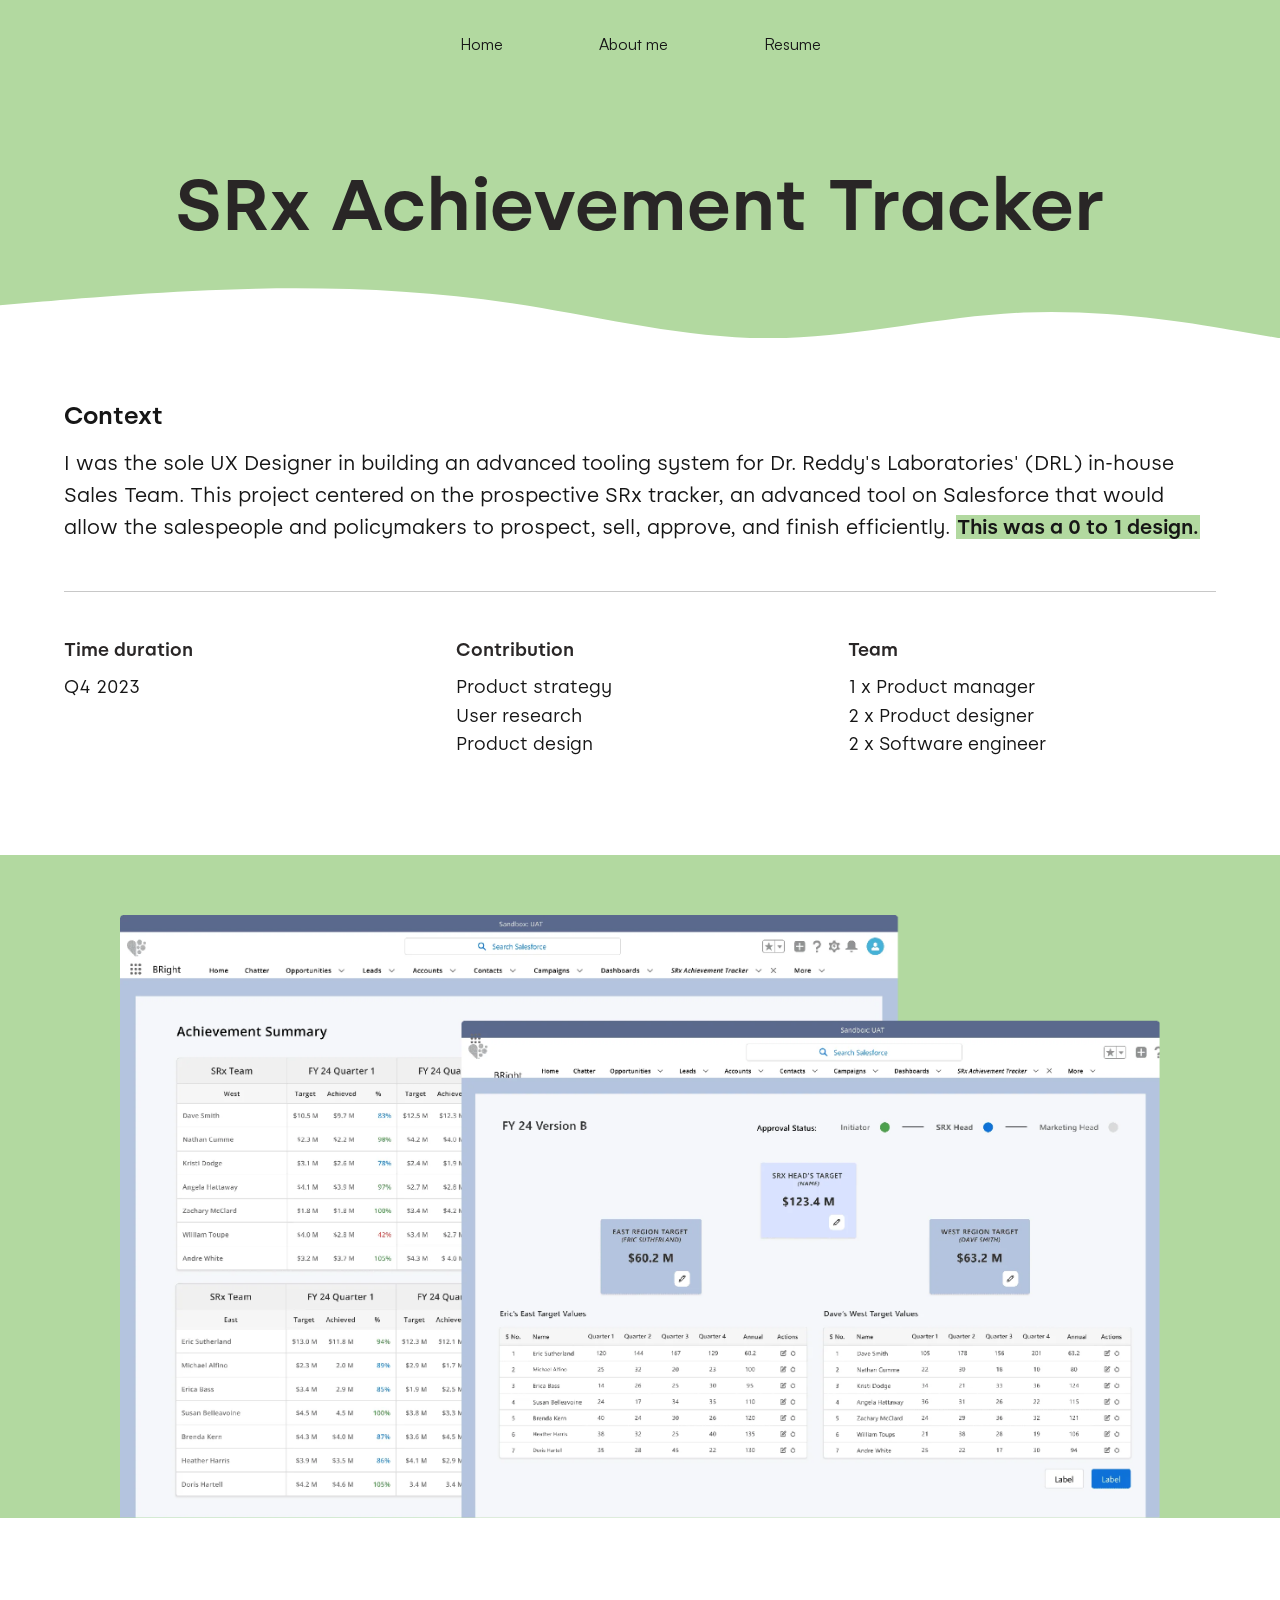
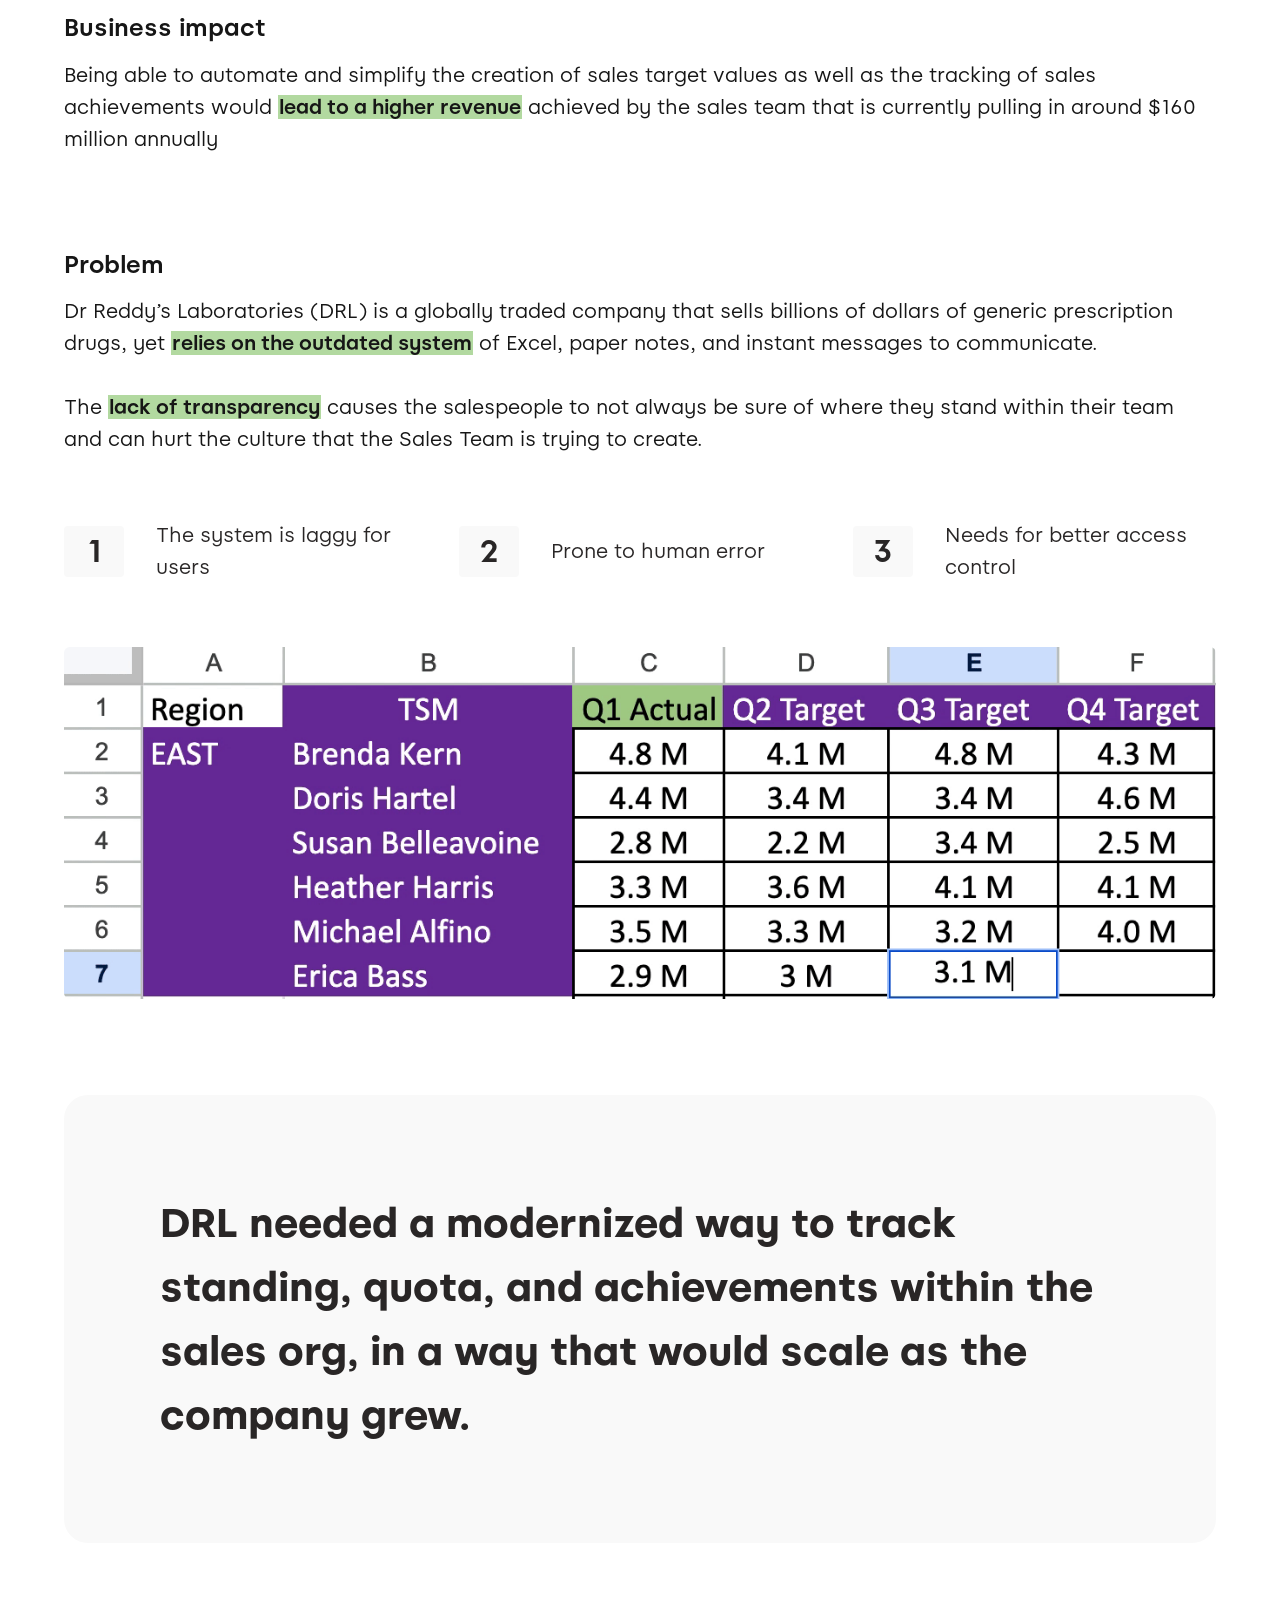
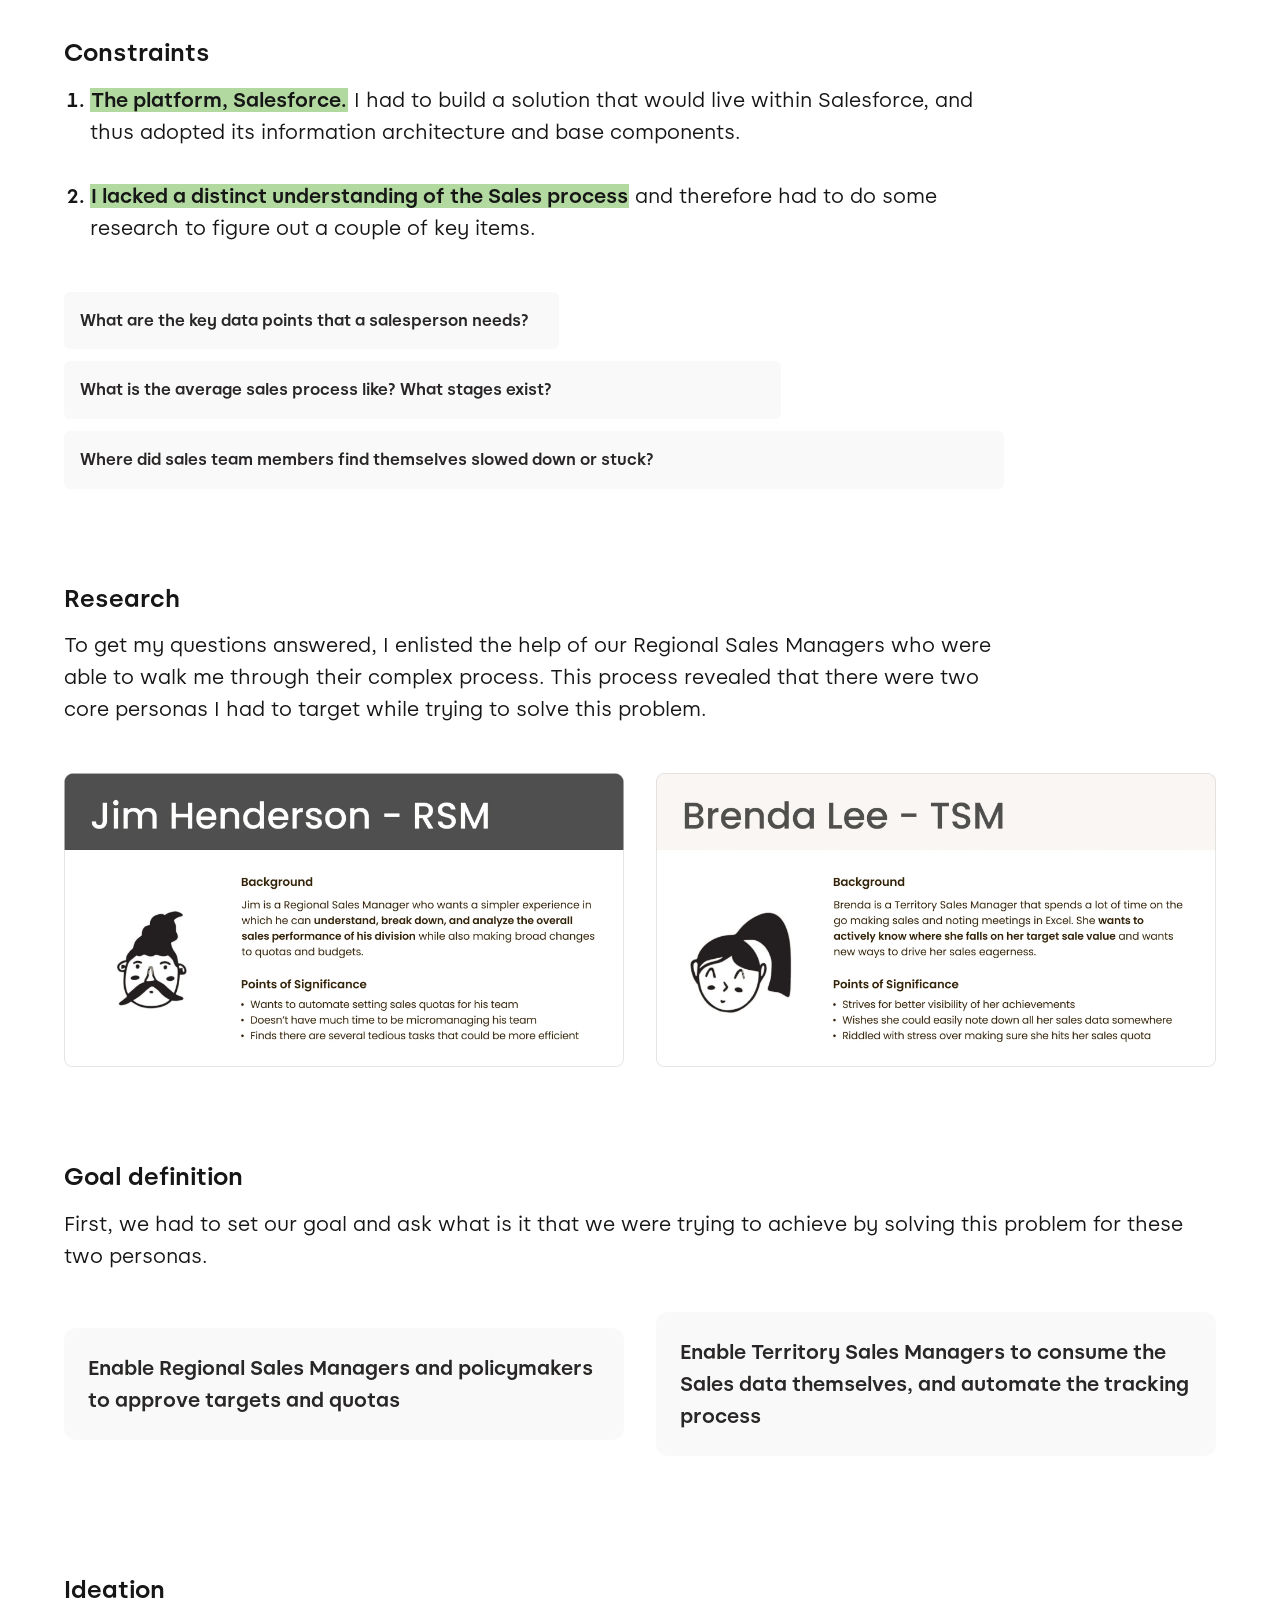
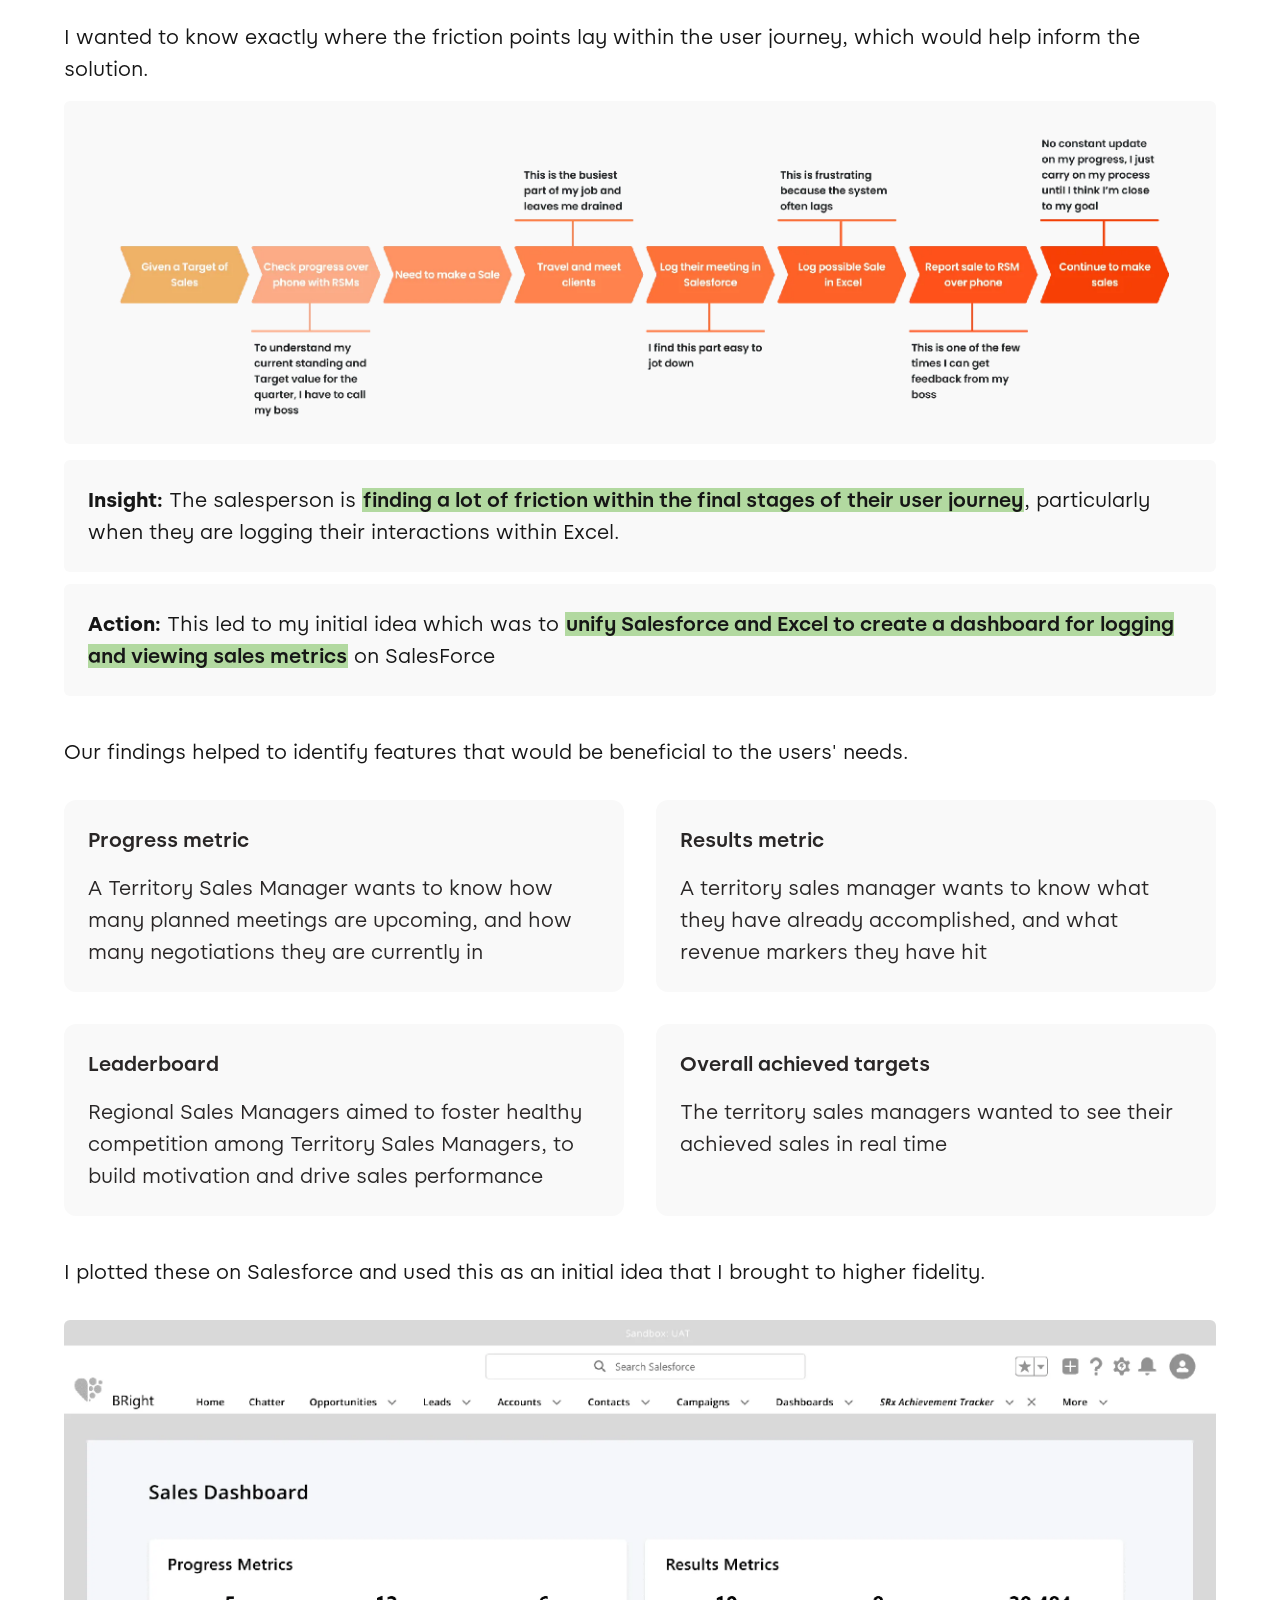
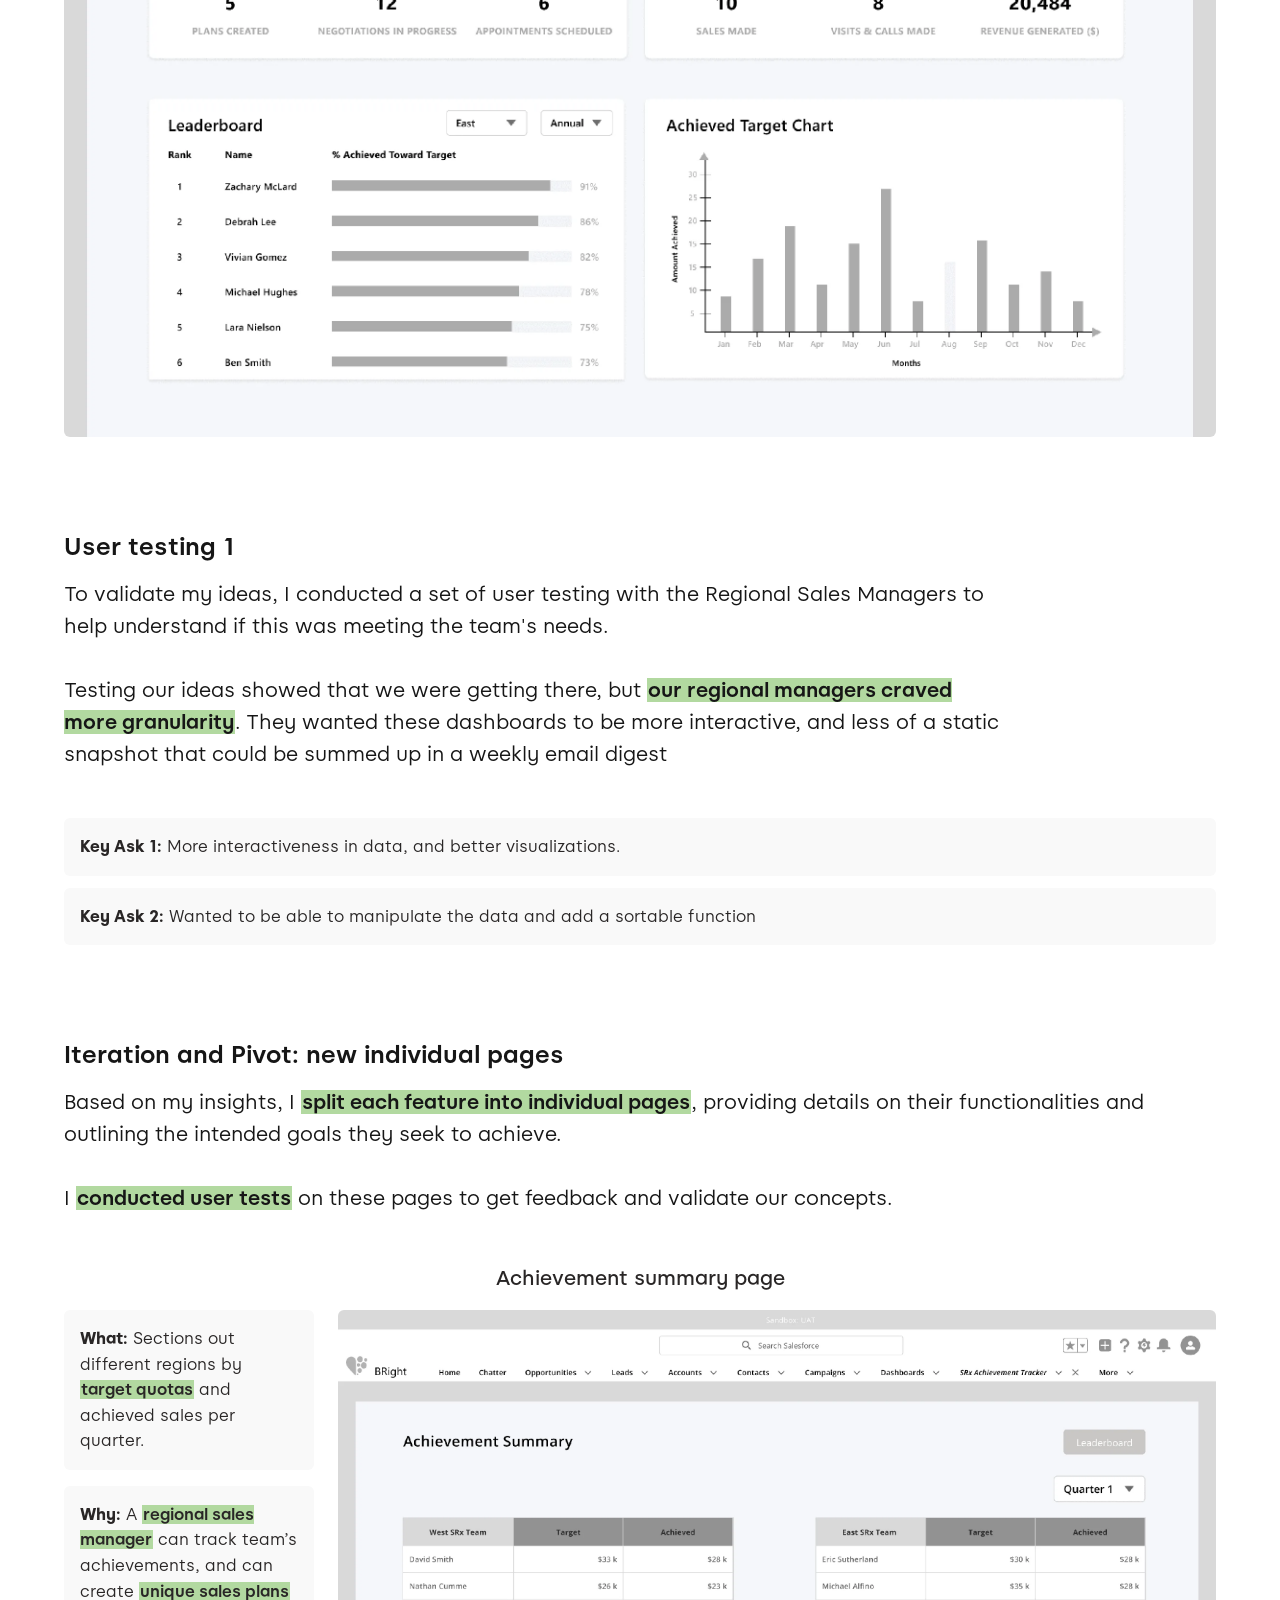
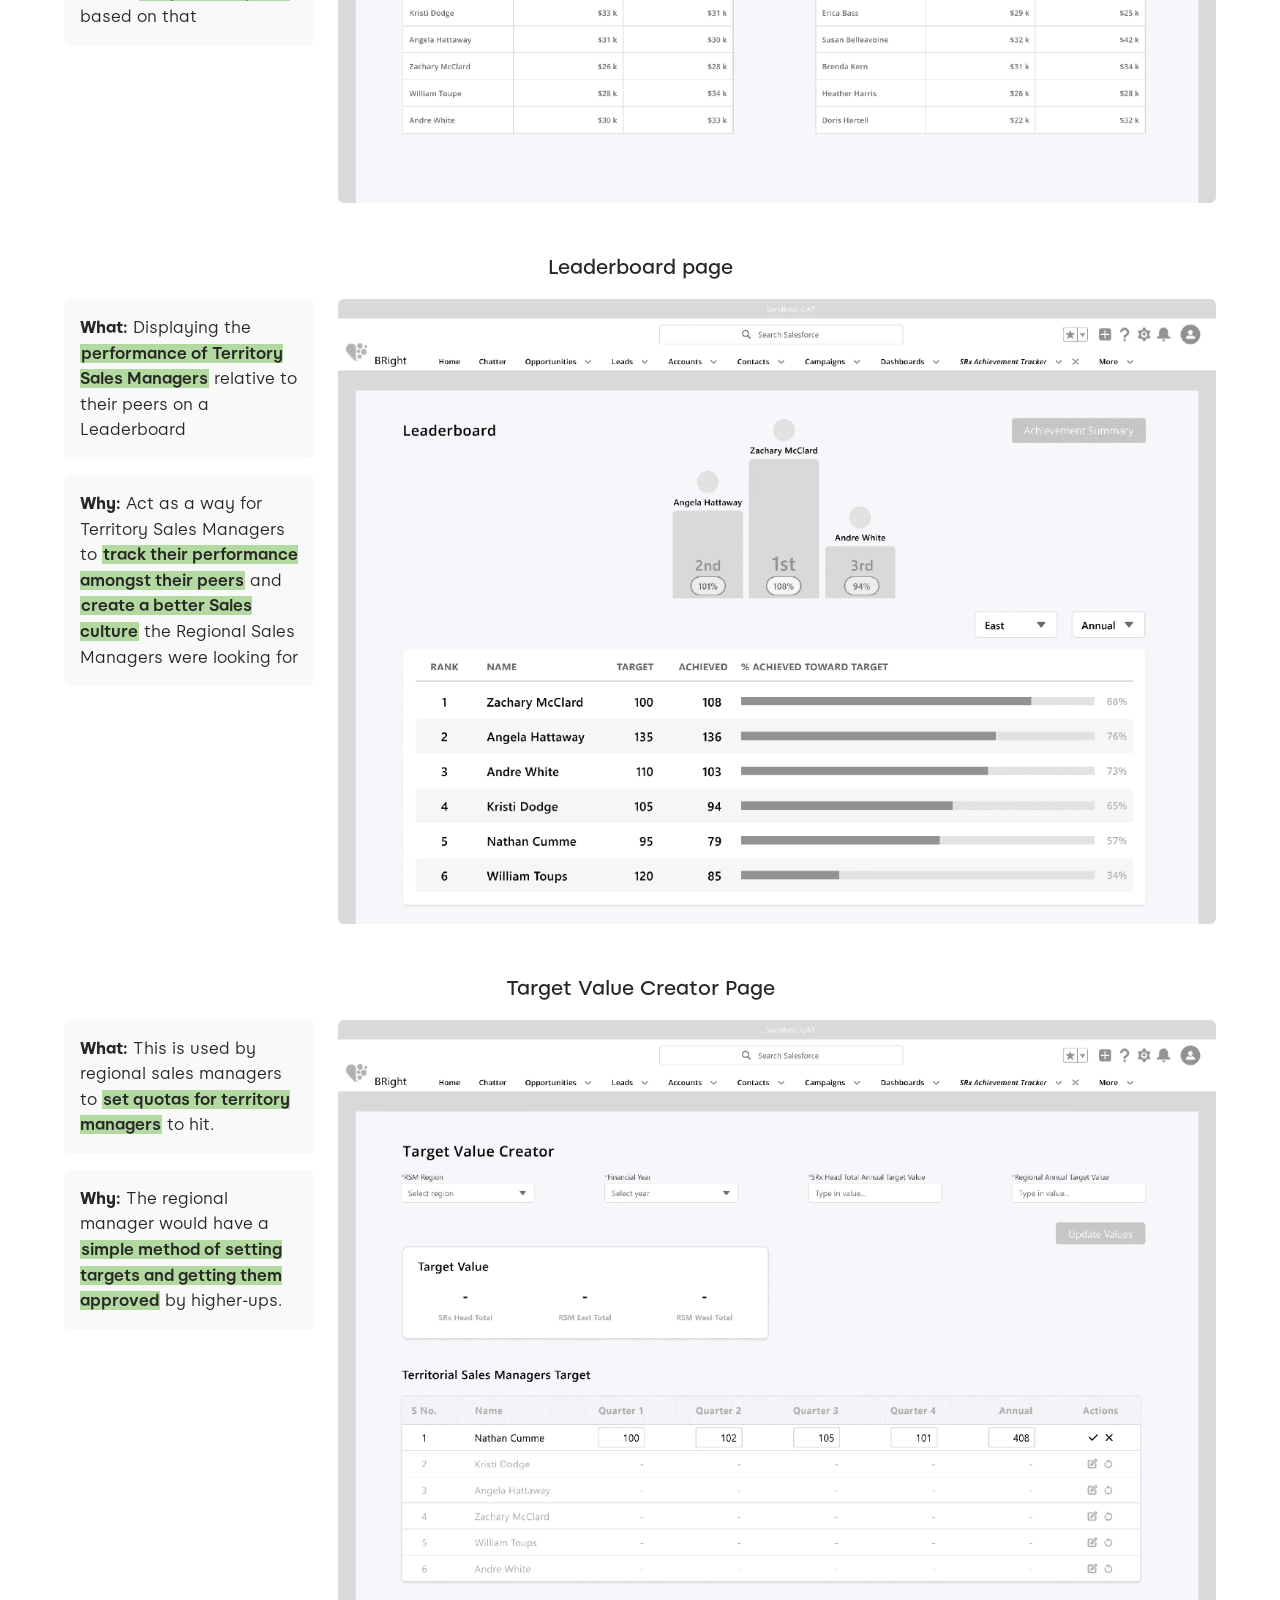
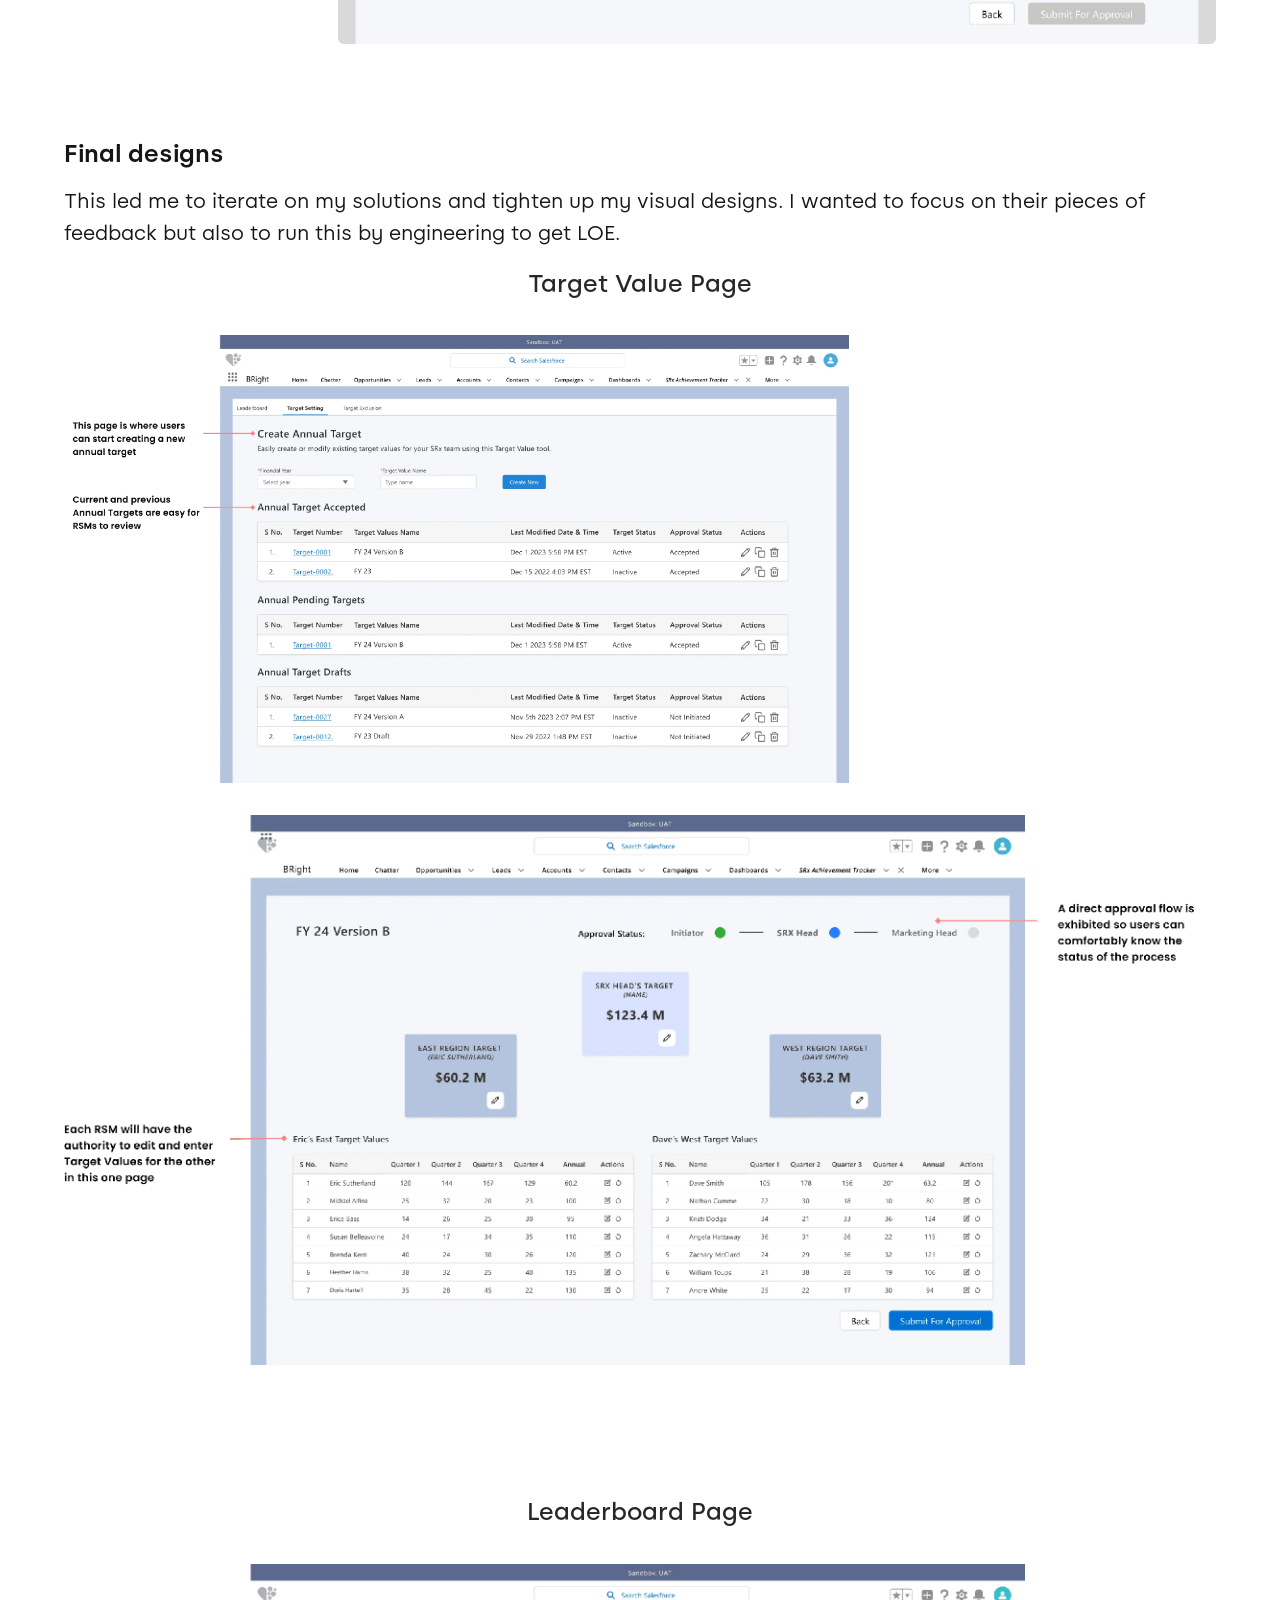
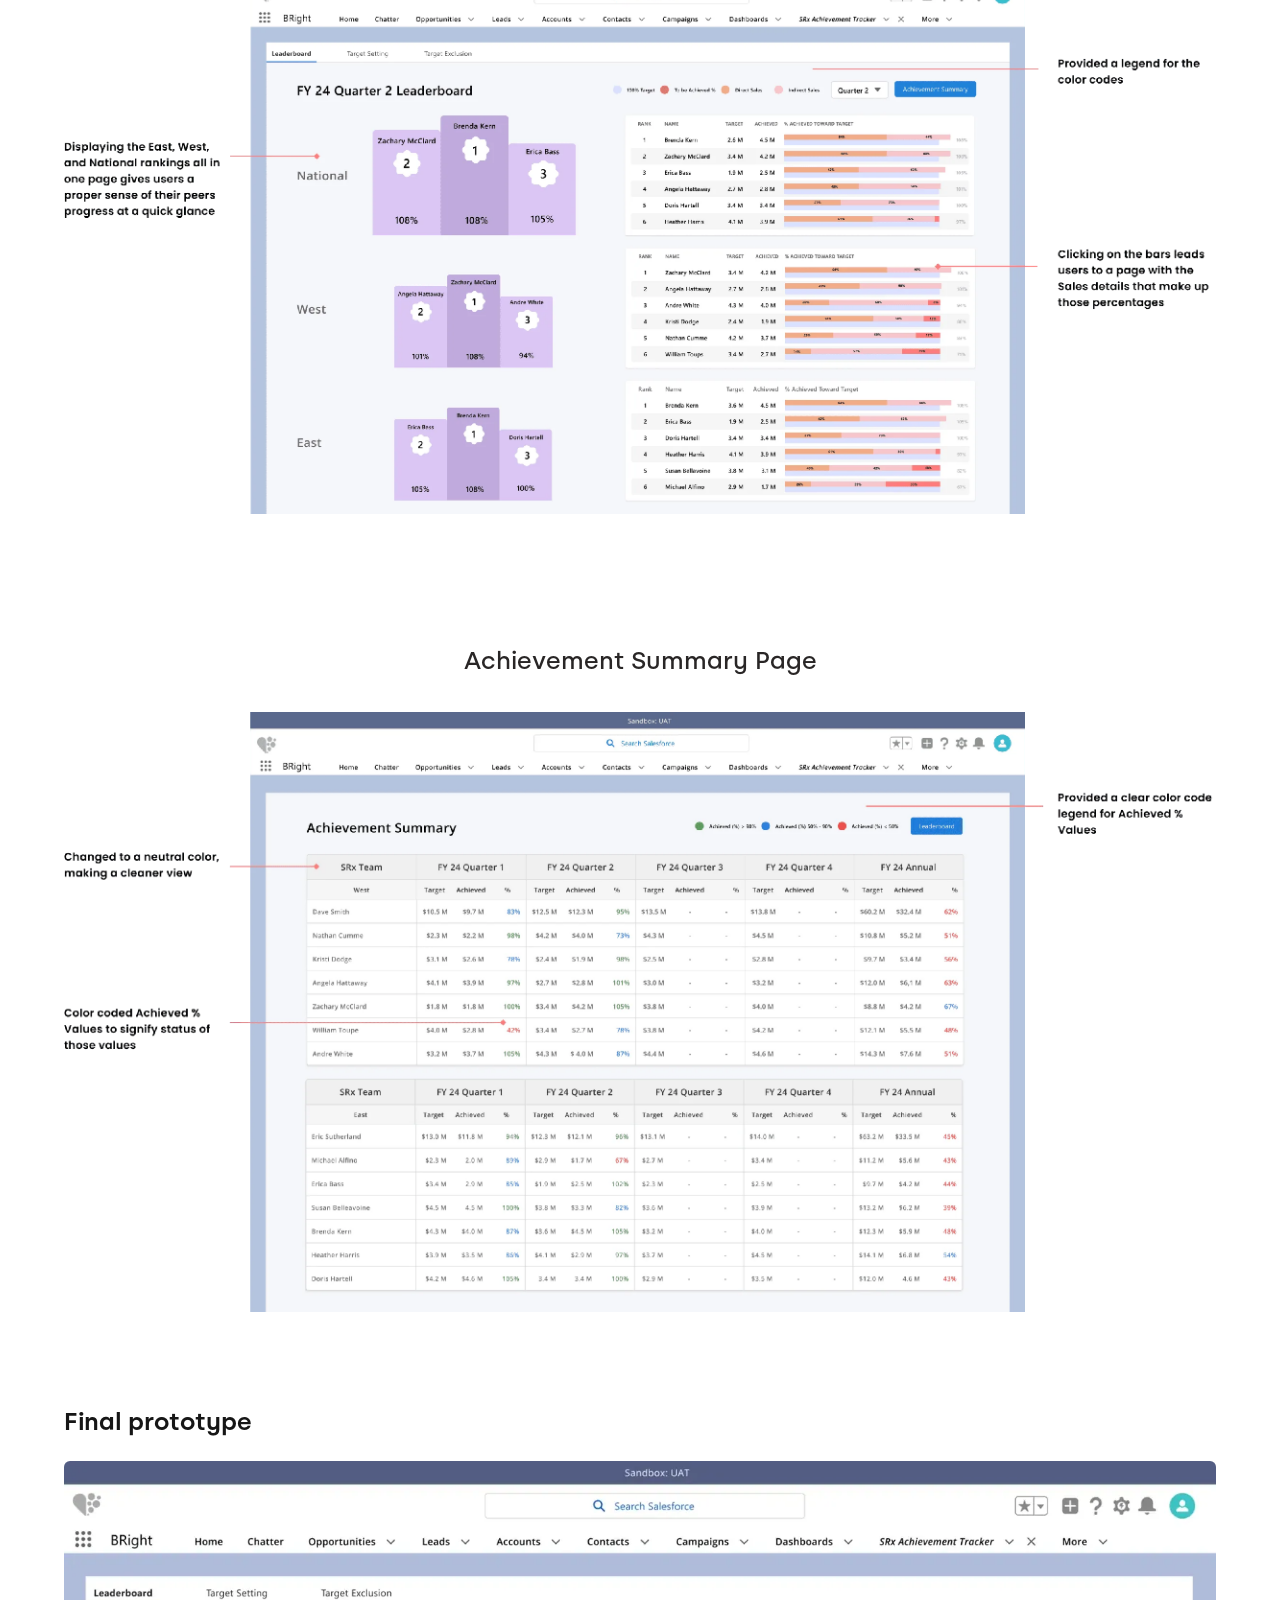
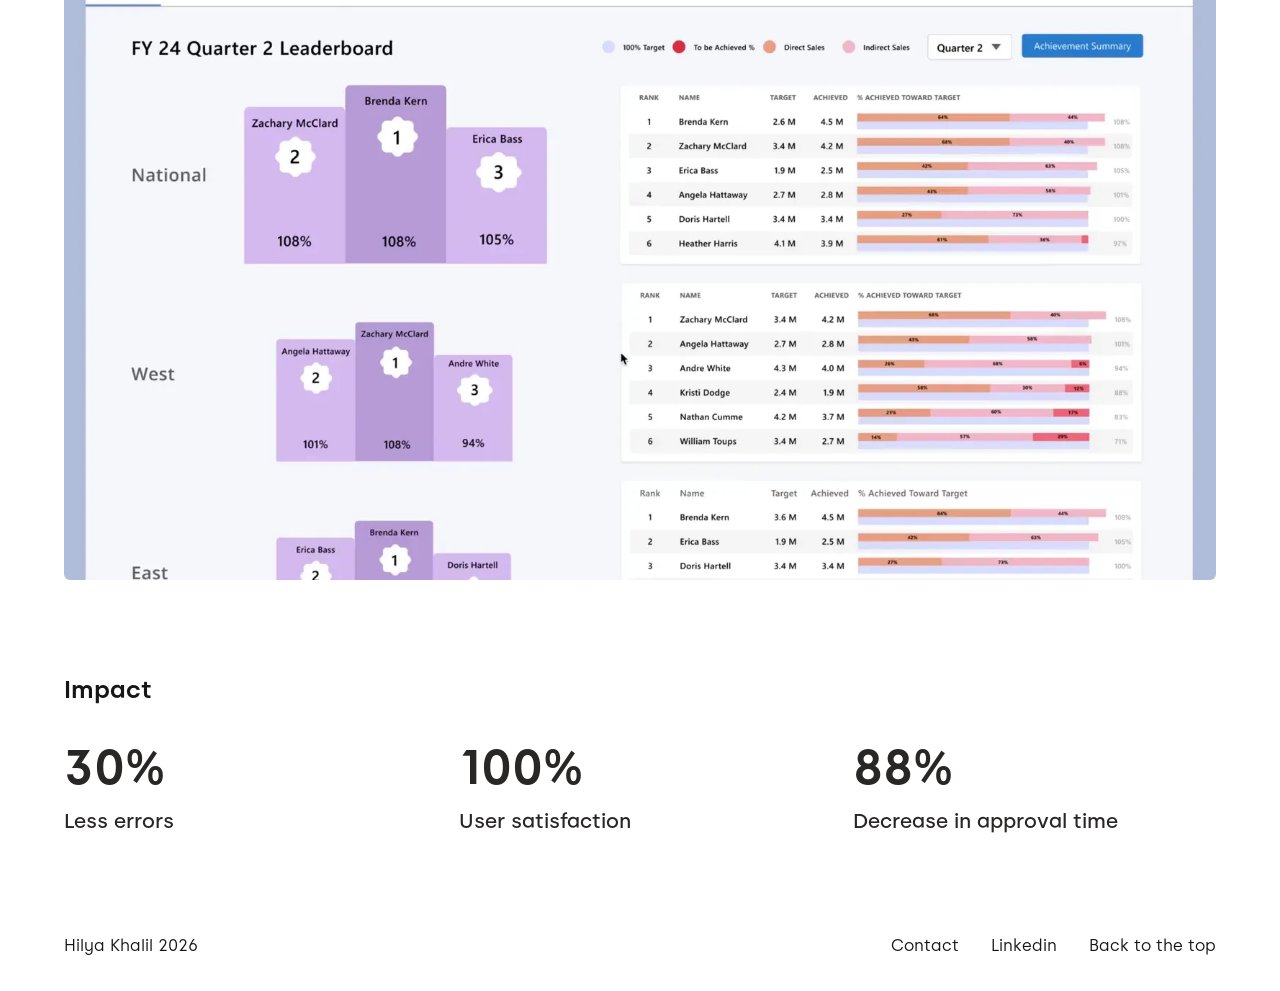
<file: srx.html>
<!doctype html>
<html lang="en">
<head>
  <meta charset="utf-8">
  <meta name="viewport" content="width=device-width, initial-scale=1">
  <title>SRx Tracker — Hilya Khalil</title>
  <meta name="description" content="Designing SRx Achievement Tracker, a 0-to-1 Salesforce tool that lets Dr. Reddy's sales team set targets, get them approved and track achievements in one place.">
  <link rel="canonical" href="https://www.hilya.me/srx">
  <meta property="og:type" content="article">
  <meta property="og:title" content="SRx Tracker — Hilya Khalil">
  <meta property="og:description" content="Designing SRx Achievement Tracker, a 0-to-1 Salesforce tool that lets Dr. Reddy's sales team set targets, get them approved and track achievements in one place.">
  <meta property="og:url" content="https://www.hilya.me/srx">
  <meta property="og:image" content="https://www.hilya.me/assets/img/home/card-srx.webp">
  <meta name="twitter:card" content="summary_large_image">
  <link rel="icon" href="assets/img/favicon.svg" type="image/svg+xml">
  <link rel="icon" href="assets/img/favicon-32.png" sizes="32x32">
  <link rel="apple-touch-icon" href="assets/img/apple-touch-icon.png">
  <link rel="preload" href="assets/fonts/alcyone-400.woff2" as="font" type="font/woff2" crossorigin>
  <link rel="preload" href="assets/fonts/alcyone-600.woff2" as="font" type="font/woff2" crossorigin>
  <link rel="stylesheet" href="assets/css/styles.css">
  <link rel="stylesheet" href="assets/css/pages/srx.css">
  <script src="assets/js/analytics.js" defer></script>
  <script src="assets/js/main.js" defer></script>
</head>
<body id="top" class="page-case" style="--accent: var(--green)">
  <a class="skip-link" href="#main">Skip to content</a>

  <header class="site-header">
    <nav class="site-nav" aria-label="Main">
      <a href="./">Home</a>
      <a href="about">About me</a>
      <a href="https://drive.google.com/file/d/14Z7RIZ9NV_spaWXV6bZhX1Zu1Br9sVu4/view?usp=sharing" target="_blank" rel="noopener">Resume</a>
    </nav>
  </header>

  <main id="main">
    <div class="cs-cover">
      <h1 class="cs-title">SRx Achievement Tracker</h1>
    </div>
    <svg class="cs-wave" viewBox="0 0 1440 99" preserveAspectRatio="none" aria-hidden="true">
      <path d="M0 61.875 48 57.737C96 53.754 192 45.246 288 43.313 384 41.379 480 45.246 576 59.825 672 74.25 768 99 864 99 960 99 1056 74.25 1152 70.112 1248 66.129 1344 82.371 1392 90.763L1440 99V0H0Z"/>
    </svg>

    <div class="cs-body">
      <section class="cs-section" aria-labelledby="context">
        <h2 class="cs-h" id="context">Context</h2>
        <p class="cs-text--full">I was the sole UX Designer in building an advanced tooling system for Dr. Reddy's Laboratories' (DRL) in-house Sales Team. This project centered on the prospective SRx tracker, an advanced tool on Salesforce that would allow the salespeople and policymakers to prospect, sell, approve, and finish efficiently. <mark>This was a 0 to 1 design.</mark></p>
        <dl class="cs-meta">
          <div><dt>Time duration</dt><dd>Q4 2023</dd></div>
          <div><dt>Contribution</dt><dd>Product strategy<br>User research<br>Product design</dd></div>
          <div><dt>Team</dt><dd>1 x Product manager<br>2 x Product designer<br>2 x Software engineer</dd></div>
        </dl>
      </section>
    </div>

    <!-- Full-width green band with the cover image sitting on its bottom edge -->
    <div class="srx-band">
      <div class="cs-body">
        <figure>
          <img src="assets/img/srx/cover.webp" alt="SRx Achievement Tracker in Salesforce: an Achievement Summary table of target versus achieved sales per team member, overlapped by the FY 24 target screen showing the SRx head's target and the East and West region targets awaiting approval" width="2400" height="1391" decoding="async">
        </figure>
      </div>
    </div>

    <div class="cs-body">
      <section class="cs-section" aria-labelledby="impact-business">
        <h2 class="cs-h" id="impact-business">Business impact</h2>
        <p class="cs-text--full">Being able to automate and simplify the creation of sales target values as well as the tracking of sales achievements would <mark>lead to a higher revenue</mark> achieved by the sales team that is currently pulling in around $160 million annually</p>
      </section>

      <section class="cs-section" aria-labelledby="problem">
        <h2 class="cs-h" id="problem">Problem</h2>
        <p class="cs-text--full">Dr Reddy’s Laboratories (DRL) is a globally traded company that sells billions of dollars of generic prescription drugs, yet <mark>relies on the outdated system</mark> of Excel, paper notes, and instant messages to communicate.</p>
        <p class="cs-text--full">The <mark>lack of transparency</mark> causes the salespeople to not always be sure of where they stand within their team and can hurt the culture that the Sales Team is trying to create.</p>

        <ol class="srx-pains">
          <li>The system is laggy for users</li>
          <li>Prone to human error</li>
          <li>Needs for better access control</li>
        </ol>

        <figure class="cs-figure srx-gif">
          <img src="assets/img/srx/demo.gif" alt="Animated spreadsheet of the East region's quarterly sales targets per Territory Sales Manager being typed in by hand, cell by cell" width="1324" height="404" loading="lazy" decoding="async">
        </figure>
      </section>

      <div class="cs-quote"><p>DRL needed a modernized way to track standing, quota, and achievements within the sales org, in a way that would scale as the company grew.</p></div>

      <section class="cs-section" aria-labelledby="constraints">
        <h2 class="cs-h" id="constraints">Constraints</h2>
        <ol class="srx-constraints">
          <li><mark>The platform, Salesforce.</mark> I had to build a solution that would live within Salesforce, and thus adopted its information architecture and base components.</li>
          <li><mark>I lacked a distinct understanding of the Sales process</mark> and therefore had to do some research to figure out a couple of key items.</li>
        </ol>
        <ul class="srx-chips">
          <li>What are the key data points that a salesperson needs?</li>
          <li>What is the average sales process like? What stages exist?</li>
          <li>Where did sales team members find themselves slowed down or stuck?</li>
        </ul>
      </section>

      <section class="cs-section" aria-labelledby="research">
        <h2 class="cs-h" id="research">Research</h2>
        <p>To get my questions answered, I enlisted the help of our Regional Sales Managers who were able to walk me through their complex process. This process revealed that there were two core personas I had to target while trying to solve this problem.</p>
        <div class="cs-grid srx-personas">
          <figure>
            <img src="assets/img/srx/jim-henderson.webp" alt="Persona: Jim Henderson, RSM. Background: Jim is a Regional Sales Manager who wants a simpler experience in which he can understand, break down, and analyze the overall sales performance of his division while also making broad changes to quotas and budgets. Points of significance: wants to automate setting sales quotas for his team; doesn’t have much time to be micromanaging his team; finds there are several tedious tasks that could be more efficient." width="1936" height="1016" loading="lazy" decoding="async">
          </figure>
          <figure>
            <img src="assets/img/srx/brenda-lee.webp" alt="Persona: Brenda Lee, TSM. Background: Brenda is a Territory Sales Manager that spends a lot of time on the go making sales and noting meetings in Excel. She wants to actively know where she falls on her target sale value and wants new ways to drive her sales eagerness. Points of significance: strives for better visibility of her achievements; wishes she could easily note down all her sales data somewhere; riddled with stress over making sure she hits her sales quota." width="1936" height="1016" loading="lazy" decoding="async">
          </figure>
        </div>
      </section>

      <section class="cs-section" aria-labelledby="goal">
        <h2 class="cs-h" id="goal">Goal definition</h2>
        <p class="cs-text--full">First, we had to set our goal and ask what is it that we were trying to achieve by solving this problem for these two personas.</p>
        <ul class="cs-cards srx-goals">
          <li class="cs-card">Enable Regional Sales Managers and policymakers to approve targets and quotas</li>
          <li class="cs-card">Enable Territory Sales Managers to consume the Sales data themselves, and automate the tracking process</li>
        </ul>
      </section>

      <section class="cs-section" aria-labelledby="ideation">
        <h2 class="cs-h" id="ideation">Ideation</h2>
        <p class="cs-text--full">I wanted to know exactly where the friction points lay within the user journey, which would help inform the solution.</p>
        <figure class="cs-figure srx-journey">
          <img src="assets/img/srx/user-journey.webp" alt="User journey of a salesperson: given a sales target, check progress over phone with RSMs, need to make a sale, travel and meet clients, log the meeting in Salesforce, log possible sale in Excel, report sale to RSM over phone, continue to make sales. Pain points note that calling the boss is the only way to know their standing, the system often lags, and there are no constant progress updates." width="2400" height="714" loading="lazy" decoding="async">
        </figure>
        <p class="srx-callout"><strong>Insight:</strong> The salesperson is <mark>finding a lot of friction within the final stages of their user journey</mark>, particularly when they are logging their interactions within Excel.</p>
        <p class="srx-callout"><strong>Action:</strong> This led to my initial idea which was to <mark>unify Salesforce and Excel to create a dashboard for logging and viewing sales metrics</mark> on SalesForce</p>
        <p class="cs-text--full srx-gap-40">Our findings helped to identify features that would be beneficial to the users' needs.</p>
        <ul class="cs-cards srx-features">
          <li class="cs-card">
            <h3>Progress metric</h3>
            <p>A Territory Sales Manager wants to know how many planned meetings are upcoming, and how many negotiations they are currently in</p>
          </li>
          <li class="cs-card">
            <h3>Results metric</h3>
            <p>A territory sales manager wants to know what they have already accomplished, and what revenue markers they have hit</p>
          </li>
          <li class="cs-card">
            <h3>Leaderboard</h3>
            <p>Regional Sales Managers aimed to foster healthy competition among Territory Sales Managers, to build motivation and drive sales performance</p>
          </li>
          <li class="cs-card">
            <h3>Overall achieved targets</h3>
            <p>The territory sales managers wanted to see their achieved sales in real time</p>
          </li>
        </ul>
        <p class="cs-text--full srx-gap-40">I plotted these on Salesforce and used this as an initial idea that I brought to higher fidelity.</p>
        <figure class="cs-figure srx-gap-32">
          <img src="assets/img/srx/dashboard-chart.webp" alt="Grey wireframe of a Salesforce Sales Dashboard with Progress Metrics and Results Metrics counters, a Leaderboard of percentage achieved toward target, and an Achieved Target bar chart by month" width="2400" height="1495" loading="lazy" decoding="async">
        </figure>
      </section>

      <section class="cs-section" aria-labelledby="testing">
        <h2 class="cs-h" id="testing">User testing 1</h2>
        <p>To validate my ideas, I conducted a set of user testing with the Regional Sales Managers to help understand if this was meeting the team's needs.</p>
        <p>Testing our ideas showed that we were getting there, but <mark>our regional managers craved more granularity</mark>. They wanted these dashboards to be more interactive, and less of a static snapshot that could be summed up in a weekly email digest</p>
        <ul class="srx-asks">
          <li><strong>Key Ask 1:</strong> More interactiveness in data, and better visualizations.</li>
          <li><strong>Key Ask 2:</strong> Wanted to be able to manipulate the data and add a sortable function</li>
        </ul>
      </section>

      <section class="cs-section" aria-labelledby="iteration">
        <h2 class="cs-h" id="iteration">Iteration and Pivot: new individual pages</h2>
        <p class="cs-text--full">Based on my insights, I <mark>split each feature into individual pages</mark>, providing details on their functionalities and outlining the intended goals they seek to achieve.</p>
        <p class="cs-text--full">I <mark>conducted user tests</mark> on these pages to get feedback and validate our concepts.</p>

        <div class="srx-concept">
          <h3 class="cs-caption">Achievement summary page</h3>
          <div class="srx-notes">
            <p><strong>What:</strong> Sections out different regions by <mark>target quotas</mark> and achieved sales per quarter.</p>
            <p><strong>Why:</strong> A <mark>regional sales manager</mark> can track team’s achievements, and can create <mark>unique sales plans</mark> based on that</p>
          </div>
          <figure>
            <img src="assets/img/srx/achievement-summary-lo-fi.webp" alt="Lo-fi Achievement Summary page in Salesforce: West and East SRx team tables listing each team member's target and achieved sales, with a quarter filter and a Leaderboard button" width="2400" height="1348" loading="lazy" decoding="async">
          </figure>
        </div>

        <div class="srx-concept">
          <h3 class="cs-caption">Leaderboard page</h3>
          <div class="srx-notes">
            <p><strong>What:</strong> Displaying the <mark>performance of Territory Sales Managers</mark> relative to their peers on a Leaderboard</p>
            <p><strong>Why:</strong> Act as a way for Territory Sales Managers to <mark>track their performance amongst their peers</mark> and <mark>create a better Sales culture</mark> the Regional Sales Managers were looking for</p>
          </div>
          <figure>
            <img src="assets/img/srx/leaderboard-pg-lo-fi.webp" alt="Lo-fi Leaderboard page: a podium with the top three Territory Sales Managers above a ranked table of target, achieved and percentage achieved toward target, filterable by region and period" width="2400" height="1707" loading="lazy" decoding="async">
          </figure>
        </div>

        <div class="srx-concept">
          <h3 class="cs-caption">Target Value Creator Page</h3>
          <div class="srx-notes">
            <p><strong>What:</strong> This is used by regional sales managers to <mark>set quotas for territory managers</mark> to hit.</p>
            <p><strong>Why:</strong> The regional manager would have a <mark>simple method of setting targets and getting them approved</mark> by higher-ups.</p>
          </div>
          <figure>
            <img src="assets/img/srx/target-value-creator-lo-fi.webp" alt="Lo-fi Target Value Creator page: region, financial year and annual target inputs, a Target Value summary, and an editable table of quarterly targets per Territorial Sales Manager with a Submit For Approval button" width="2400" height="1707" loading="lazy" decoding="async">
          </figure>
        </div>
      </section>

      <section class="cs-section" aria-labelledby="final">
        <h2 class="cs-h" id="final">Final designs</h2>
        <p class="cs-text--full">This led me to iterate on my solutions and tighten up my visual designs. I wanted to focus on their pieces of feedback but also to run this by engineering to get LOE.</p>

        <h3 class="cs-caption srx-screen-title">Target Value Page</h3>
        <figure class="cs-figure srx-screen srx-screen--narrow">
          <img src="assets/img/srx/target-value-page.webp" alt="Annotated Target Setting tab: users can start creating a new annual target, and current and previous accepted targets, pending targets and drafts are listed so RSMs can easily review them" width="2400" height="1368" loading="lazy" decoding="async">
        </figure>
        <figure class="cs-figure srx-screen">
          <img src="assets/img/srx/target-value-settings-page.webp" alt="Annotated FY 24 Version B target screen: a direct approval flow shows the status from initiator to SRx head to marketing head, and each RSM can edit and enter target values for the other region on the same page" width="2400" height="1147" loading="lazy" decoding="async">
        </figure>

        <h3 class="cs-caption srx-screen-title">Leaderboard Page</h3>
        <figure class="cs-figure srx-screen">
          <img src="assets/img/srx/leadboard-page.webp" alt="Annotated FY 24 Quarter 2 Leaderboard: National, West and East podiums with ranked tables give users a quick sense of their peers' progress, a legend explains the colour codes, and clicking a bar opens the sales details behind the percentage" width="2400" height="1147" loading="lazy" decoding="async">
        </figure>

        <h3 class="cs-caption srx-screen-title">Achievement Summary Page</h3>
        <figure class="cs-figure srx-screen">
          <img src="assets/img/srx/achievement-summary-page.webp" alt="Annotated Achievement Summary: quarterly target, achieved and percentage tables for each SRx team, with achieved percentages colour coded by status, a clear colour legend, and a neutral header colour for a cleaner view" width="2400" height="1250" loading="lazy" decoding="async">
        </figure>
      </section>

      <section class="cs-section" aria-labelledby="prototype">
        <h2 class="cs-h" id="prototype">Final prototype</h2>
        <figure class="cs-figure srx-prototype">
          <video data-autoplay src="assets/video/srx-demo.mp4" poster="assets/video/srx-demo-poster.webp" width="1730" height="1080" muted loop playsinline preload="none" aria-label="Prototype walkthrough of the SRx Achievement Tracker, starting on the FY 24 Quarter 2 leaderboard with national, West and East rankings"></video>
        </figure>
      </section>

      <section class="cs-section" aria-labelledby="impact">
        <h2 class="cs-h" id="impact">Impact</h2>
        <ul class="cs-stats srx-stats">
          <li><strong>30%</strong> <span>Less errors</span></li>
          <li><strong>100%</strong> <span>User satisfaction</span></li>
          <li><strong>88%</strong> <span>Decrease in approval time</span></li>
        </ul>
      </section>
    </div>
  </main>

  <footer class="site-footer">
    <p>Hilya Khalil 2026</p>
    <ul>
      <li><a href="mailto:hilyaadil@gmail.com">Contact</a></li>
      <li><a href="https://www.linkedin.com/in/hilyakhalil/" target="_blank" rel="noopener">Linkedin</a></li>
      <li><a href="#top">Back to the top</a></li>
    </ul>
  </footer>
</body>
</html>
</file>
<file: assets/css/styles.css>
/* ==========================================================================
   Hilya Khalil — portfolio styles
   One stylesheet for the whole site. Sections:
     1. Fonts            5. Footer
     2. Tokens           6. Home + About
     3. Base             7. Case-study components
     4. Header / nav     8. Motion + utilities
   Breakpoint: 1000px (below = phone/tablet layout).
   ========================================================================== */

/* 1. Fonts ---------------------------------------------------------------- */
@font-face { font-family: "Alcyone"; src: url("../fonts/alcyone-400.woff2") format("woff2"); font-weight: 400; font-style: normal; font-display: swap; }
@font-face { font-family: "Alcyone"; src: url("../fonts/alcyone-400-italic.woff2") format("woff2"); font-weight: 400; font-style: italic; font-display: swap; }
@font-face { font-family: "Alcyone"; src: url("../fonts/alcyone-500.woff2") format("woff2"); font-weight: 500; font-style: normal; font-display: swap; }
@font-face { font-family: "Alcyone"; src: url("../fonts/alcyone-600.woff2") format("woff2"); font-weight: 600; font-style: normal; font-display: swap; }
@font-face { font-family: "Alcyone"; src: url("../fonts/alcyone-600-italic.woff2") format("woff2"); font-weight: 600; font-style: italic; font-display: swap; }
@font-face { font-family: "Alcyone"; src: url("../fonts/alcyone-700.woff2") format("woff2"); font-weight: 700; font-style: normal; font-display: swap; }
@font-face { font-family: "Satoshi"; src: url("../fonts/satoshi-400.woff2") format("woff2"); font-weight: 400; font-display: swap; }
@font-face { font-family: "Satoshi"; src: url("../fonts/satoshi-500.woff2") format("woff2"); font-weight: 500; font-display: swap; }
@font-face { font-family: "Satoshi"; src: url("../fonts/satoshi-700.woff2") format("woff2"); font-weight: 700; font-display: swap; }

/* 2. Tokens --------------------------------------------------------------- */
:root {
  /* Text */
  --ink: #161616;          /* body text */
  --ink-strong: #292626;   /* headings, case-study text */
  --muted: #8e8e93;        /* card descriptions */
  --grey: #707070;
  --line: #c8c8c8;         /* dividers */

  /* Surfaces */
  --bg: #ffffff;
  --surface: #f9f9f9;      /* quote boxes, callout cards */

  /* Project colours (one per case study) */
  --pink: #efcbe6;         /* Sales Rules */
  --blue: #cceaf0;         /* Marketplace v2 */
  --green: #b2d9a0;        /* SRx Tracker */
  --orange: #eb975b;       /* Healthian */
  --lavender: #e3e3ff;
  --yellow: #ffe7a9;
  --pink-light: #ffe3fb;

  /* Each case-study page sets --accent on <body> to its project colour. */
  --accent: var(--blue);

  /* Type */
  --font: "Alcyone", "Helvetica Neue", Arial, sans-serif;
  --font-nav: "Satoshi", "Helvetica Neue", Arial, sans-serif;

  /* Layout */
  --gutter: 64px;          /* page side padding */
  --content: 1152px;       /* case-study text column */
  --wide: 1312px;          /* home grid */
  --radius: 6px;
}

@media (max-width: 999.98px) {
  :root { --gutter: 40px; }
}

/* 3. Base ----------------------------------------------------------------- */
*, *::before, *::after { box-sizing: border-box; }
html { -webkit-text-size-adjust: 100%; scroll-behavior: smooth; }
body {
  margin: 0;
  background: var(--bg);
  color: var(--ink);
  font-family: var(--font);
  font-size: 16px;
  line-height: 1.6;
  -webkit-font-smoothing: antialiased;
  text-rendering: optimizeLegibility;
}
img, video, svg { display: block; max-width: 100%; }
img, video { height: auto; }
h1, h2, h3, h4, p, ul, ol, figure, blockquote, dl, dd { margin: 0; }
a { color: inherit; text-decoration: none; }
button { font: inherit; color: inherit; }
:focus-visible { outline: 2px solid var(--ink); outline-offset: 3px; border-radius: 2px; }

.skip-link {
  position: absolute; left: 16px; top: -48px; z-index: 100;
  background: var(--ink); color: #fff; padding: 8px 14px; border-radius: 6px;
}
.skip-link:focus { top: 12px; }

.visually-hidden {
  position: absolute !important; width: 1px; height: 1px; overflow: hidden;
  clip: rect(0 0 0 0); white-space: nowrap;
}

/* 4. Header / nav --------------------------------------------------------- */
.site-header {
  position: absolute; top: 0; left: 0; right: 0; z-index: 50;
  height: 90px;
  display: flex; align-items: center; justify-content: center;
}
.site-nav { display: flex; gap: 96px; }
.site-nav a {
  font-family: var(--font-nav);
  font-size: 16px; line-height: 1.6; color: var(--ink);
}
.site-nav a[aria-current="page"] { font-weight: 700; }
.site-nav a:hover { text-decoration: underline; text-underline-offset: 4px; }

/* Case studies: header sticks to the top, hides while scrolling down and
   slides back in when scrolling up (see main.js). */
.page-case .site-header {
  position: fixed;
  transition: transform .35s ease, background-color .25s ease, box-shadow .25s ease;
}
.page-case .site-header.is-scrolled { background: rgba(255, 255, 255, .92); backdrop-filter: blur(8px); box-shadow: 0 1px 0 rgba(0,0,0,.06); }
.page-case .site-header.is-hidden { transform: translateY(-100%); }

@media (max-width: 1199.98px) {
  .site-nav { gap: 40px; }
}

/* 5. Footer --------------------------------------------------------------- */
.site-footer {
  width: min(var(--footer-width, var(--wide)), 100% - 2 * var(--gutter));
  margin: 0 auto;
  padding: 96px 0 32px;
  display: flex; justify-content: space-between; align-items: center; gap: 32px;
  font-size: 16px; line-height: 1.6; color: var(--ink);
}
.site-footer ul { display: flex; gap: 32px; list-style: none; padding: 0; }
.site-footer a:hover { text-decoration: underline; text-underline-offset: 4px; }

@media (max-width: 999.98px) {
  .site-footer { flex-direction: column; align-items: flex-start; gap: 16px; padding-top: 80px; }
  .site-footer ul { flex-direction: column; gap: 16px; }
}

/* 6. Home + About --------------------------------------------------------- */
.home, .about { position: relative; }

.wrap { width: min(var(--wide), 100% - 2 * var(--gutter)); margin: 0 auto; }

/* Decorative shapes, positioned per page with inline custom properties:
   <img class="shape" style="--x: 6.5%; --y: 81px; --size: 42px"> */
.shape {
  position: absolute; left: var(--x); top: var(--y);
  width: var(--size); height: auto;
  rotate: var(--rot, 0deg);
  pointer-events: none; user-select: none;
  animation: pop .7s cubic-bezier(.2, .8, .2, 1) both;
  animation-delay: var(--delay, .3s);
}
@keyframes pop { from { opacity: 0; translate: 0 48px; scale: .72; } to { opacity: 1; translate: 0 0; scale: 1; } }

/* Show different shape sets on desktop vs phone */
.only-mobile { display: none; }
@media (max-width: 999.98px) {
  .only-desktop { display: none; }
  .only-mobile { display: block; }
}

.hero { position: relative; padding-top: 154px; }
.hero h1 { font-weight: 500; font-size: 48px; line-height: 1.2; color: var(--ink); }
.hero-intro { display: grid; grid-template-columns: 1fr 1fr; gap: 48px; margin-top: 32px; }
.hero-intro p { max-width: 632px; }
.hero-intro strong { font-weight: 500; }
.hero-intro a { text-decoration: underline; text-underline-offset: 3px; }

.work { padding-top: 128px; }
.work h2 { font-weight: 500; font-size: 48px; line-height: 1.2; color: var(--ink); }
.work-grid {
  display: grid; grid-template-columns: 1fr 1fr;
  column-gap: 40px; row-gap: 64px; margin-top: 32px;
  list-style: none; padding: 0;
}
.work-card a { display: block; }
.work-card .thumb { overflow: hidden; border-radius: 4px; aspect-ratio: 636 / 314; }
.work-card .thumb img { width: 100%; height: 100%; object-fit: cover; transition: transform .4s cubic-bezier(.2, .8, .2, 1); }
.work-card a:hover .thumb img, .work-card a:focus-visible .thumb img { transform: scale(1.04); }
.work-card h3 { font-weight: 400; font-size: 16px; line-height: 1.6; margin-top: 24px; }
.work-card p { color: var(--muted); margin-top: 8px; }

.about-hero {
  position: relative;
  display: grid; grid-template-columns: 467px minmax(0, 525px);
  gap: 68px; align-items: center; justify-content: center;
  padding-top: 162px;
}
.portrait-wrap { position: relative; }
.portrait {
  width: 467px; aspect-ratio: 1;
  object-fit: cover; object-position: 50% 30%;
  -webkit-mask: url("../img/about/portrait-mask.svg") center / 100% 100% no-repeat;
          mask: url("../img/about/portrait-mask.svg") center / 100% 100% no-repeat;
}
.about-copy { color: var(--ink-strong); line-height: 1.2; }
.about-copy h1 { font-weight: 600; font-size: 24px; line-height: 1.2; margin-bottom: 32px; }
.about-copy p + p, .about-copy p + ul { margin-top: 19px; }
.about-copy p + ul { margin-top: 0; }
.about-copy ul { padding-left: 20px; }

@media (max-width: 999.98px) {
  .hero { padding-top: 130px; }
  .hero h1, .work h2 { font-size: 32px; }
  .hero-intro { grid-template-columns: 1fr; gap: 48px; }
  .work { padding-top: 80px; }
  .work-grid { grid-template-columns: 1fr; row-gap: 64px; }
  .about-hero { grid-template-columns: 1fr; gap: 62px; padding-top: 128px; justify-items: start; }
  .portrait-wrap { justify-self: center; }
  .portrait { width: min(281px, 72vw); }
  .about-copy h1 { margin-bottom: 30px; }
}

/* 7. Case-study components ------------------------------------------------ */
/*
  Page skeleton (see healthian.html for a full example):

  <body class="page-case" style="--accent: var(--orange)">
    <header class="site-header">…</header>
    <main id="main">
      <div class="cs-cover"><h1 class="cs-title">Title</h1></div>
      <svg class="cs-wave">…</svg>
      <div class="cs-body">
        <section class="cs-section">…</section>
      </div>
    </main>
    <footer class="site-footer">…</footer>
*/
.page-case { --footer-width: var(--content); color: var(--ink); }
.page-case main { overflow-x: clip; } /* full-bleed panels never cause sideways scroll */

.cs-cover {
  background: var(--accent);
  height: 250px;
  display: flex; align-items: flex-end; justify-content: center;
  padding: 0 var(--gutter);
}
.cs-title {
  position: relative; z-index: 1;
  margin-bottom: -13px; /* sits slightly over the wave, as on the original */
  font-weight: 600; font-size: 72px; line-height: 1.6; color: var(--ink-strong);
  text-align: center;
}
.cs-wave { display: block; width: 100%; height: clamp(36px, 6.9vw, 99px); color: var(--accent); }
.cs-wave path { fill: currentColor; }

.cs-body { width: min(var(--content), 100% - 2 * var(--gutter)); margin: 0 auto; }

/* Sections: heading + text, separated by generous spacing */
.cs-section { margin-top: 96px; }
.cs-section:first-child { margin-top: 64px; }
.cs-h {
  font-weight: 600; font-size: 24px; line-height: 1.2; color: var(--ink);
  margin-bottom: 16px;
}
.cs-section > p, .cs-text { font-size: 20px; line-height: 1.6; color: var(--ink); max-width: 940px; }
.cs-section > p.cs-text--full, .cs-text--full { max-width: none; }
.cs-section > p + p, .cs-text + .cs-text { margin-top: 32px; }

/* Smaller bold heading inside a section ("Community section") */
.cs-subhead { font-weight: 600; font-size: 20px; line-height: 1.6; color: var(--ink-strong); }
.cs-subhead + p { font-size: 20px; line-height: 1.6; margin-top: 4px; }

/* Centered label above an image ("Vitals page") */
.cs-caption { font-weight: 500; font-size: 20px; line-height: 1.6; color: var(--ink-strong); text-align: center; }

/* Highlighted phrase inside text: <mark>…</mark> uses the page accent */
mark, .hl { background: var(--accent); color: inherit; padding: 0 1px; }

/* Context + project facts */
.cs-meta {
  display: grid; grid-template-columns: repeat(3, 1fr); gap: 24px;
  margin-top: 48px; padding-top: 48px;
  border-top: 1px solid var(--line);
}
.cs-meta dt { font-weight: 600; font-size: 18px; line-height: 1.2; color: var(--ink-strong); margin-bottom: 11px; }
.cs-meta dd { font-size: 18px; line-height: 1.6; color: var(--ink); }

/* Figures. Add .cs-panel to put the image on a coloured block. */
.cs-figure { margin-top: 48px; }
.cs-figure img, .cs-figure video { width: 100%; border-radius: var(--radius); }
.cs-figure figcaption { font-size: 16px; line-height: 1.6; color: var(--grey); margin-top: 12px; text-align: center; }
.cs-panel { background: var(--accent); border-radius: var(--radius); padding: 16px; }
.cs-panel--surface { background: var(--surface); }
.cs-figure--narrow { max-width: 1000px; margin-left: auto; margin-right: auto; }

/* Two (or more) images side by side */
.cs-grid { display: grid; grid-template-columns: repeat(var(--cols, 2), minmax(0, 1fr)); gap: 32px; margin-top: 32px; align-items: start; }
.cs-grid > * { min-width: 0; }

/* Big statement box ("How can we…", problem statements) */
.cs-quote {
  margin-top: 96px;
  background: var(--surface); border-radius: 24px;
  padding: 96px;
  font-weight: 700; font-size: 40px; line-height: 1.6; color: var(--ink-strong);
}
.cs-quote p { font: inherit; }

/* Grey callout cards (problems, challenges, insights) */
.cs-cards { list-style: none; padding: 0; display: grid; grid-template-columns: repeat(var(--cols, 2), minmax(0, 1fr)); gap: 24px; margin-top: 32px; }
.cs-card { background: var(--surface); border-radius: 12px; padding: 24px; font-size: 16px; line-height: 1.6; }
.cs-card h3 { font-weight: 600; font-size: 20px; line-height: 1.6; color: var(--ink-strong); margin-bottom: 8px; }

/* Impact numbers */
.cs-stats { display: grid; grid-template-columns: repeat(var(--cols, 3), minmax(0, 1fr)); gap: 32px; margin-top: 32px; list-style: none; padding: 0; }
.cs-stats strong { display: block; font-weight: 600; font-size: 48px; line-height: 1.6; color: var(--ink-strong); }
.cs-stats span { font-size: 20px; line-height: 1.6; }

/* Horizontal carousel: scroll-snap track + optional prev/next buttons.
   <div class="carousel" data-carousel>
     <div class="carousel-track">…slides…</div>
     <button class="carousel-btn" data-dir="-1">…</button><button … data-dir="1">…</button>
   </div> */
.carousel { position: relative; margin-top: 32px; }
.carousel-track {
  display: flex; gap: 24px; overflow-x: auto; scroll-snap-type: x mandatory;
  scroll-behavior: smooth; scrollbar-width: none; -webkit-overflow-scrolling: touch;
}
.carousel-track::-webkit-scrollbar { display: none; }
.carousel-track > * { flex: 0 0 100%; scroll-snap-align: start; }
.carousel-btn {
  position: absolute; top: 50%; transform: translateY(-50%);
  width: 40px; height: 40px; border-radius: 50%; border: 0;
  background: transparent; cursor: pointer; display: grid; place-items: center;
}
.carousel-btn[data-dir="-1"] { left: 8px; }
.carousel-btn[data-dir="1"] { right: 8px; }
.carousel-btn:disabled { opacity: .3; cursor: default; }
.carousel-dots { position: absolute; left: 50%; bottom: 16px; translate: -50% 0; display: flex; gap: 2px; }
.carousel-dots button { width: 14px; height: 14px; padding: 0; border: 0; background: none; cursor: pointer; display: grid; place-items: center; }
.carousel-dots button::before { content: ""; width: 6px; height: 6px; border-radius: 50%; background: currentColor; opacity: .25; }
.carousel-dots button[aria-current]::before { opacity: 1; }
.carousel-btn svg { width: 24px; height: 24px; }

/* Zoomable images open in a lightbox (main.js adds this to case-study figures) */
.zoomable { cursor: zoom-in; }
.lightbox {
  border: 0; padding: 0; background: transparent; max-width: 100vw; max-height: 100vh;
  width: 100vw; height: 100vh;
}
.lightbox::backdrop { background: rgba(0, 0, 0, .85); }
.lightbox img { width: 100%; height: 100%; object-fit: contain; padding: 4vmin; cursor: zoom-out; }
.lightbox-close {
  position: fixed; top: 16px; right: 16px; width: 44px; height: 44px; border-radius: 50%;
  border: 0; background: rgba(255, 255, 255, .15); color: #fff; font-size: 28px; line-height: 1; cursor: pointer;
}

@media (max-width: 999.98px) {
  /* Cover grows so long titles can wrap below the nav */
  .cs-cover { height: auto; min-height: 170px; padding-top: 96px; padding-bottom: 8px; }
  .cs-title { font-size: 40px; line-height: 1.2; margin-bottom: 0; }
  .cs-section { margin-top: 64px; }
  .cs-section:first-child { margin-top: 48px; }
  .cs-section > p, .cs-text, .cs-subhead + p { font-size: 18px; }
  .cs-meta { grid-template-columns: 1fr; gap: 32px; }
  .cs-grid, .cs-cards, .cs-stats { grid-template-columns: 1fr; }
  .cs-quote { padding: 40px 24px; font-size: 24px; margin-top: 64px; }
  .cs-stats strong { font-size: 40px; }
}

/* 8. Motion + utilities --------------------------------------------------- */
/* Staggered fade-in for elements marked .appear (home + about).
   Set --delay inline to stagger: style="--delay: .2s" */
@keyframes appear { from { opacity: 0; transform: translateY(8px); } to { opacity: 1; transform: none; } }
.appear { animation: appear .6s cubic-bezier(.2, .8, .2, 1) both; animation-delay: var(--delay, 0s); }

@media (prefers-reduced-motion: reduce) {
  *, *::before, *::after { animation: none !important; transition: none !important; scroll-behavior: auto !important; }
}
</file>
<file: assets/css/pages/healthian.css>
/* Healthian case study — page-specific layout. Loaded after styles.css. */

/* Cover image: cropped to a 1000x637 window on the accent colour. */
.hl-cover { margin-top: 96px; max-width: 1000px; margin-left: auto; margin-right: auto; background: var(--accent); }
.hl-cover img { aspect-ratio: 1000 / 637; object-fit: cover; border-radius: 0; }

/* Competitive analysis: findings list + table on a grey block. */
.hl-research {
  display: grid; grid-template-columns: minmax(0, 1fr) minmax(0, 506px); gap: 56px; align-items: start;
  margin-top: 16px; padding: 24px 0 0 32px;
  background: var(--surface);
}
.hl-findings { list-style: none; padding: 18px 0 24px; font-size: 14px; line-height: 1.2; color: #000; }
.hl-findings li + li { margin-top: 16px; }
.hl-findings strong { display: block; font-weight: 600; margin-bottom: 4px; }
.hl-research img { width: 100%; }

/* Stacked user-flow diagrams */
.hl-flows img + img { margin-top: 24px; }

/* Key features: each sub-feature is a block of subhead, text and image pair. */
.hl-feature { margin-top: 96px; }
.hl-feature:first-of-type { margin-top: 48px; }
.hl-gamification { align-items: center; }
.hl-pair { grid-template-columns: 2fr 3fr; max-width: 940px; margin-inline: auto; align-items: stretch; }
.hl-pair--wide { grid-template-columns: 38fr 62fr; }  /* square image + landscape image */
/* Captions share a row; images centre vertically under them. */
.hl-pair figure { display: grid; grid-template-rows: auto 1fr; align-items: center; }
.hl-pair img, .hl-gamification img { width: 100%; }
.hl-pair .cs-caption { margin-bottom: 32px; }

/* Final prototype: phone-sized video, centred. */
.hl-video { max-width: 378px; margin-inline: auto; }
.hl-video video { border-radius: 0; }

@media (max-width: 999.98px) {
  .hl-pair, .hl-pair--wide { grid-template-columns: 1fr; }
  .hl-cover { margin-top: 64px; }
  .hl-research { grid-template-columns: 1fr; gap: 32px; padding: 24px 0 0; }
  .hl-findings { padding: 0 24px; }  /* text above, table below */
  .hl-feature { margin-top: 64px; }
  .hl-feature:first-of-type { margin-top: 40px; }
  .hl-pair, .hl-gamification { gap: 40px; }
  .hl-pair .cs-caption { margin-bottom: 16px; }
}
</file>
<file: assets/css/pages/mp-v2.css>
/* Marketplace v2 (mp-v2.html) — page-specific layout on top of styles.css */

/* Hero: blue panel almost as wide as the viewport (6px inset), with the
   screenshot centred on its bottom edge. */
.mp-hero {
  margin-top: 96px;
  margin-inline: calc(50% - 50vw + 6px);
  padding-top: 60px;
  background: var(--accent);
}
.cs-figure.mp-hero img {
  width: min(1011px, 70.2vw);
  margin-inline: auto;
  border-radius: 8px 8px 0 0;
}

/* Business impact: two goals, each with a small centred icon above */
.mp-goals { margin-top: 64px; list-style: none; padding: 0; }
.mp-goals img { width: 48px; margin: 0 auto 32px; }
.mp-goals p { font-size: 20px; line-height: 1.6; color: var(--ink-strong); }

/* Audit: three old pages, each on a blue panel with a caption below */
.mp-audit-section { margin-top: 144px; }
.mp-audit { margin-top: 48px; list-style: none; padding: 0; }
.mp-audit h3 { font-weight: 500; font-size: 20px; line-height: 1.6; color: var(--ink); }
.mp-audit figure {
  margin-top: 16px; padding-top: 16px;
  background: var(--accent); border-radius: var(--radius);
}
.mp-audit img { height: 188px; width: auto; margin-inline: auto; border-radius: 4px 4px 0 0; }
.mp-audit p { margin-top: 16px; font-size: 16px; line-height: 1.6; color: var(--ink-strong); }

/* 4px less side padding so the lines break exactly like the original */
.mp-quote { margin-top: 112px; padding-inline: 92px; }

/* Solution: centred labels above each before/after comparison */
.mp-caption {
  margin: 48px 0 32px;
  font-weight: 500; font-size: 24px; line-height: 1.6; color: var(--ink-strong); text-align: center;
}
.mp-compare + .mp-caption { margin-top: 128px; }
.mp-features + .mp-caption { margin-top: 128px; }

/* Before/after slider. The "before" image is clipped to the left of --pos;
   an invisible range input on top handles mouse, touch and keyboard. */
.mp-compare {
  --pos: 33%;
  position: relative; overflow: hidden;
  aspect-ratio: 1152 / 655;
  border: 1px solid #ececec; border-radius: var(--radius);
  background: var(--surface);
}
.mp-compare--brand { aspect-ratio: 1152 / 930; }
.mp-compare img {
  position: absolute; inset: 0;
  width: 100%; height: 100%; object-fit: cover;
}
.mp-compare-before { clip-path: inset(0 calc(100% - var(--pos)) 0 0); }
.mp-compare-range {
  position: absolute; inset: 0; z-index: 2;
  width: 100%; height: 100%; margin: 0;
  opacity: 0; cursor: ew-resize;
  touch-action: pan-y; /* vertical swipes still scroll the page */
}
.mp-compare-handle {
  position: absolute; top: 50%; left: var(--pos); z-index: 1;
  width: 50px; height: 50px; transform: translate(-50%, -50%);
  display: grid; place-items: center;
  border-radius: 50%; color: #4f4f4f;
  background: rgba(255, 255, 255, .7); box-shadow: 0 2px 8px rgba(0, 0, 0, .2);
  pointer-events: none;
}
.mp-compare-range:focus-visible + .mp-compare-handle { outline: 2px solid var(--ink); outline-offset: 3px; }

/* Quick add / Pinned filters: label, one-liner and a short clip */
.mp-features { list-style: none; padding: 0; }
.mp-features h4 { font-weight: 500; font-size: 16px; line-height: 1.6; color: var(--ink-strong); }
.mp-features p { margin-top: 8px; font-size: 16px; line-height: 1.6; color: var(--ink-strong); }
.mp-features video { width: 100%; height: 100px; margin-top: 24px; object-fit: scale-down; }

/* Impact numbers: "45%" big, "— goal 20%" smaller on the same line */
.mp-stats { margin-top: 48px; column-gap: 16px; }
.mp-stats small { font-size: 24px; }
.mp-stats span { display: block; font-weight: 500; color: var(--ink-strong); }

@media (max-width: 999.98px) {
  .mp-hero { margin-top: 64px; margin-inline: 0; padding: 40px 24px 0; }
  .cs-figure.mp-hero img { width: 100%; }
  .mp-goals { margin-top: 48px; gap: 48px; }
  .mp-goals p { font-size: 18px; }
  .mp-audit-section { margin-top: 96px; }
  .mp-audit { gap: 48px; }
  .mp-quote { margin-top: 64px; padding-inline: 24px; }
  .mp-compare + .mp-caption, .mp-features + .mp-caption { margin-top: 80px; }
  /* Show the whole screenshot on small screens instead of a cropped strip */
  .mp-compare { aspect-ratio: 2400 / 1668; }
  .mp-compare--brand { aspect-ratio: 2400 / 2376; }
  .mp-compare-handle { width: 40px; height: 40px; }
  .mp-features { gap: 40px; }
  .mp-stats { gap: 24px; }
  .mp-stats strong { font-size: 40px; }
}
</file>
<file: assets/css/pages/sales-rules-v2.css>
/* Sales Rules (sales-rules-v2.html) — page-specific styles.
   Everything else comes from the case-study components in styles.css. */

/* Bold text is semibold on this page, as on the original. */
strong { font-weight: 600; }

/* Cover mockup on a pink band that runs edge to edge. The border-image paints
   the band outside the box without making the page wider. */
.sr-band {
  margin-top: 96px;
  padding: 48px 0;
  border-image: linear-gradient(var(--accent) 0 0) fill 0 / 0 / 0 100vw;
}
.sr-band img { max-width: 928px; margin: 0 auto; border-radius: 0; }

/* Problem: the two grey pain-point cards */
.sr-problems { margin-top: 40px; }
.sr-problems .cs-card { font-weight: 500; color: var(--ink-strong); background: rgba(245, 245, 245, .75); }

/* "The OLD way" — video with a note beside it */
.sr-old-way {
  display: grid; grid-template-columns: 835fr 285fr; gap: 32px; align-items: center;
  margin-top: 96px; padding: 37px 0;
  color: var(--ink-strong);
}
.sr-old-way .cs-figure { margin-top: 0; }
.sr-old-way video { border-radius: 12px; }
.sr-old-way h3 { font-weight: 600; font-size: 20px; line-height: 1.6; margin-bottom: 8px; }
.sr-old-way p + p { margin-top: 26px; }

/* Research: scrollable sticky-note board (left) + three insight cards (right) */
.sr-research {
  display: grid; grid-template-columns: 552fr 600fr;
  margin-top: 96px;
  border: 1px solid #e7e7e7; border-radius: 24px; overflow: hidden;
}
.sr-board { position: relative; min-height: 360px; border-right: 1px solid #e7e7e7; }
.sr-board-scroll { position: absolute; inset: 0; overflow-x: auto; overflow-y: hidden; }
.sr-board-scroll figure, .sr-board-scroll img { height: 100%; }
.sr-board-scroll img { width: auto; max-width: none; }
.sr-board-scroll:focus-visible { outline-offset: -4px; }
.sr-board-label {
  position: absolute; z-index: 1; top: 32px; left: 30px;
  padding: 15px 16px;
  background: var(--accent); border: 1px solid rgba(0, 0, 0, .1); border-radius: 36px;
  font-weight: 600; font-size: 20px; line-height: 1.2; color: var(--ink-strong);
  pointer-events: none;
}
.sr-insights {
  display: grid; align-content: start; gap: 32px;
  list-style: none; margin: 0; padding: 24px;
  background: rgba(245, 245, 245, .65);
  color: var(--ink-strong);
}
.sr-insights li { background: #fff; border-radius: 12px; padding: 24px 24px 24px 51px; }
.sr-insights h3 { position: relative; font-weight: 500; font-size: 16px; line-height: 1.6; margin-bottom: 7px; }
.sr-insights h3 img { position: absolute; left: -27px; top: 4px; width: 17px; }

/* "How can we…" statement: smaller and lighter than the shared .cs-quote */
.cs-quote { font-size: 32px; font-weight: 600; border-radius: 12px; }

/* Challenge / Solution pairs: grey card on the left, pink card on the right */
.sr-pair {
  display: grid; grid-template-columns: 1fr 1fr;
  margin-top: 96px; border-radius: 24px; overflow: hidden;
}
.sr-challenge, .sr-solution { display: flex; flex-direction: column; padding: 48px; }
.sr-challenge { background: rgba(245, 245, 245, .65); }
.sr-solution { background: var(--accent); }
.sr-solution mark { background: #fff; }
.sr-pair h3 { font-weight: 600; font-size: 20px; line-height: 1.2; margin-bottom: 10px; }
.sr-pair p { margin-bottom: 48px; }
.sr-pair figure { margin: auto 0; }           /* centre the screenshot in the space left */
.sr-pair img { width: 100%; border-radius: var(--radius); }
.sr-check {
  width: 128px; height: 128px; margin: auto;
  fill: none; stroke: #fff; stroke-width: 1.9; stroke-linecap: round; stroke-linejoin: round;
}

/* Impact: extra space above, as in the original (the prototype video there
   sat in a taller letterboxed frame) */
.sr-impact { margin-top: 148px; }

/* Impact numbers: same columns as the project facts above */
.cs-stats { gap: 24px; margin-top: 48px; }
.cs-stats strong { line-height: 1.6; }
.cs-stats span { font-weight: 500; color: var(--ink-strong); }

/* Testimonials: text slides in the shared carousel */
.sr-testimonials { margin-top: 72px; }
.sr-testimonials figure {
  display: flex; flex-direction: column; justify-content: center;
  min-height: 561px; padding: 48px 111px;
  background: var(--surface); border-radius: 24px;
  font-weight: 500; font-size: 32px; line-height: 1.4; color: #000;
}
.sr-testimonials blockquote { margin: 0; max-width: 910px; }
.sr-testimonials figcaption { margin-top: 45px; }
.sr-testimonials .carousel-btn[data-dir="-1"] { left: 22px; }
.sr-testimonials .carousel-btn[data-dir="1"] { right: 22px; }
.sr-testimonials .carousel-btn svg { fill: currentColor; }

/* Phone / tablet: one column ---------------------------------------------- */
@media (max-width: 999.98px) {
  .sr-band { margin-top: 64px; padding: 24px 0; }
  .sr-old-way { grid-template-columns: 1fr; gap: 24px; margin-top: 48px; padding: 0; }

  .sr-research { grid-template-columns: 1fr; margin-top: 48px; }
  .sr-board { border-right: 0; border-bottom: 1px solid #e7e7e7; }
  .sr-board-label { top: 16px; left: 16px; padding: 6px 14px; font-size: 16px; }
  .sr-insights { padding: 16px; gap: 16px; }
  .sr-insights li { padding: 20px 20px 20px 44px; }

  .cs-quote { font-size: 24px; }

  .sr-pair { grid-template-columns: 1fr; margin-top: 48px; }
  .sr-challenge, .sr-solution { padding: 24px; }
  .sr-pair h3 { font-size: 18px; }
  .sr-pair p { margin-bottom: 24px; }
  .sr-check { width: 80px; height: 80px; }

  .sr-impact { margin-top: 64px; }
  .sr-testimonials { margin-top: 48px; }
  .sr-testimonials figure { min-height: 0; padding: 32px 24px 80px; font-size: 20px; }
  .sr-testimonials figcaption { margin-top: 24px; }
  .sr-testimonials .carousel-btn { top: auto; bottom: 16px; transform: none; }
  .sr-testimonials .carousel-btn[data-dir="-1"] { left: calc(50% - 96px); }
  .sr-testimonials .carousel-btn[data-dir="1"] { right: calc(50% - 96px); }
  .sr-testimonials .carousel-dots { bottom: 29px; }
}
</file>
<file: assets/css/pages/srx.css>
/* SRx Tracker (srx.html) — page-specific layout on top of styles.css section 7. */

/* Highlighted phrases are always bold on this page. */
.cs-body mark { font-weight: 600; }

/* Spacing tweaks where the original deviates from the default rhythm. */
.cs-section > .srx-gap-40 { margin-top: 40px; }
.srx-gap-32 { margin-top: 32px; }

/* Full-width green band; the cover image sits on its bottom edge. */
.srx-band { margin-top: 96px; padding-top: 60px; background: var(--accent); }
.srx-band .cs-body { width: min(1040px, 100% - 2 * var(--gutter)); }
.srx-band + .cs-body > .cs-section:first-child { margin-top: 96px; }

/* Problem: three numbered pain points in a row */
.srx-pains {
  display: grid; grid-template-columns: repeat(3, minmax(0, 1fr)); gap: 32px;
  margin-top: 64px; padding: 0; list-style: none; counter-reset: pain;
}
.srx-pains li {
  display: flex; align-items: center; gap: 32px;
  font-size: 20px; line-height: 1.6; color: var(--ink-strong);
  counter-increment: pain;
}
.srx-pains li::before {
  content: counter(pain);
  flex: 0 0 60px; height: 51px; display: grid; place-items: center;
  background: var(--surface); border-radius: 4px;
  font-weight: 600; font-size: 32px;
}
.srx-gif { margin-top: 64px; }

/* Constraints: numbered list + grey question chips */
.srx-constraints { max-width: 940px; padding-left: 26px; font-size: 20px; line-height: 1.6; }
.srx-constraints li::marker { font-weight: 600; }
.srx-constraints li + li { margin-top: 32px; }
.srx-chips, .srx-asks { display: flex; flex-direction: column; gap: 12px; margin-top: 48px; padding: 0; list-style: none; }
.srx-chips { align-items: flex-start; }
.srx-chips li, .srx-asks li {
  background: var(--surface); border-radius: var(--radius); padding: 16px;
  font-size: 16px; line-height: 1.6; color: var(--ink-strong);
}
.srx-chips li { font-weight: 600; max-width: 100%; }
/* Staircase of fixed chip widths, as on the original */
.srx-chips li:nth-child(1) { width: 495px; }
.srx-chips li:nth-child(2) { width: 717px; }
.srx-chips li:nth-child(3) { width: 940px; }

/* Research: personas */
.srx-personas { margin-top: 48px; }

/* Goal + feature cards (cs-cards with bigger text and 32px gaps) */
.srx-goals, .srx-features { gap: 32px; padding: 0; list-style: none; color: var(--ink-strong); }
.srx-goals { margin-top: 40px; padding-bottom: 24px; align-items: center; }
.srx-goals .cs-card { font-weight: 600; font-size: 20px; }
.srx-features .cs-card h3 { margin-bottom: 16px; }
.srx-features .cs-card p { font-size: 20px; line-height: 1.6; }

/* Ideation: journey map + insight/action callouts */
.srx-journey { margin-top: 16px; }
.srx-journey img { background: var(--surface); }
.cs-section > .srx-callout {
  max-width: none; margin-top: 16px; padding: 24px;
  background: var(--surface); border-radius: var(--radius);
}
.cs-section > .srx-callout + .srx-callout { margin-top: 12px; }

/* Iteration: caption, then notes column beside a wireframe */
.srx-concept {
  display: grid; grid-template-columns: 250px minmax(0, 1fr); column-gap: 24px;
  align-items: start; margin-top: 48px;
}
.srx-concept h3 { grid-column: 1 / -1; margin-bottom: 16px; }
.srx-concept img { width: 100%; border-radius: var(--radius); }
.srx-notes { display: flex; flex-direction: column; gap: 16px; }
.srx-notes p {
  background: var(--surface); border-radius: var(--radius); padding: 16px;
  font-size: 16px; line-height: 1.6; color: var(--ink-strong);
}

/* Final designs: annotated screens */
.srx-screen-title { font-size: 24px; margin-top: 128px; }
.cs-section > p + .srx-screen-title { margin-top: 16px; }
.srx-screen { margin-top: 32px; }
.srx-screen img { border-radius: 0; }
.srx-screen--narrow { max-width: 785px; }

/* 24px below the heading (collapses with the heading's 16px margin) */
.srx-prototype, .srx-stats { margin-top: 24px; }
.srx-stats span { font-weight: 500; color: var(--ink-strong); }

@media (max-width: 999.98px) {
  .srx-band { margin-top: 64px; padding-top: 24px; }
  .srx-band .cs-body { width: calc(100% - 32px); }
  .srx-band + .cs-body > .cs-section:first-child { margin-top: 64px; }

  .srx-pains { grid-template-columns: 1fr; gap: 24px; margin-top: 48px; }
  .srx-pains li, .srx-constraints, .cs-section > .srx-callout,
  .srx-goals .cs-card, .srx-features .cs-card p { font-size: 18px; }
  .srx-gif { margin-top: 48px; }
  .srx-chips li:nth-child(n) { width: auto; }

  .srx-goals, .srx-features { gap: 16px; }
  .srx-goals { padding-bottom: 0; }

  .srx-concept { grid-template-columns: 1fr; row-gap: 16px; }
  .srx-concept h3 { margin-bottom: 0; }

  .srx-screen-title { margin-top: 64px; }
  .srx-screen--narrow { max-width: none; }
  .srx-prototype, .srx-stats { margin-top: 16px; }
}
</file>
